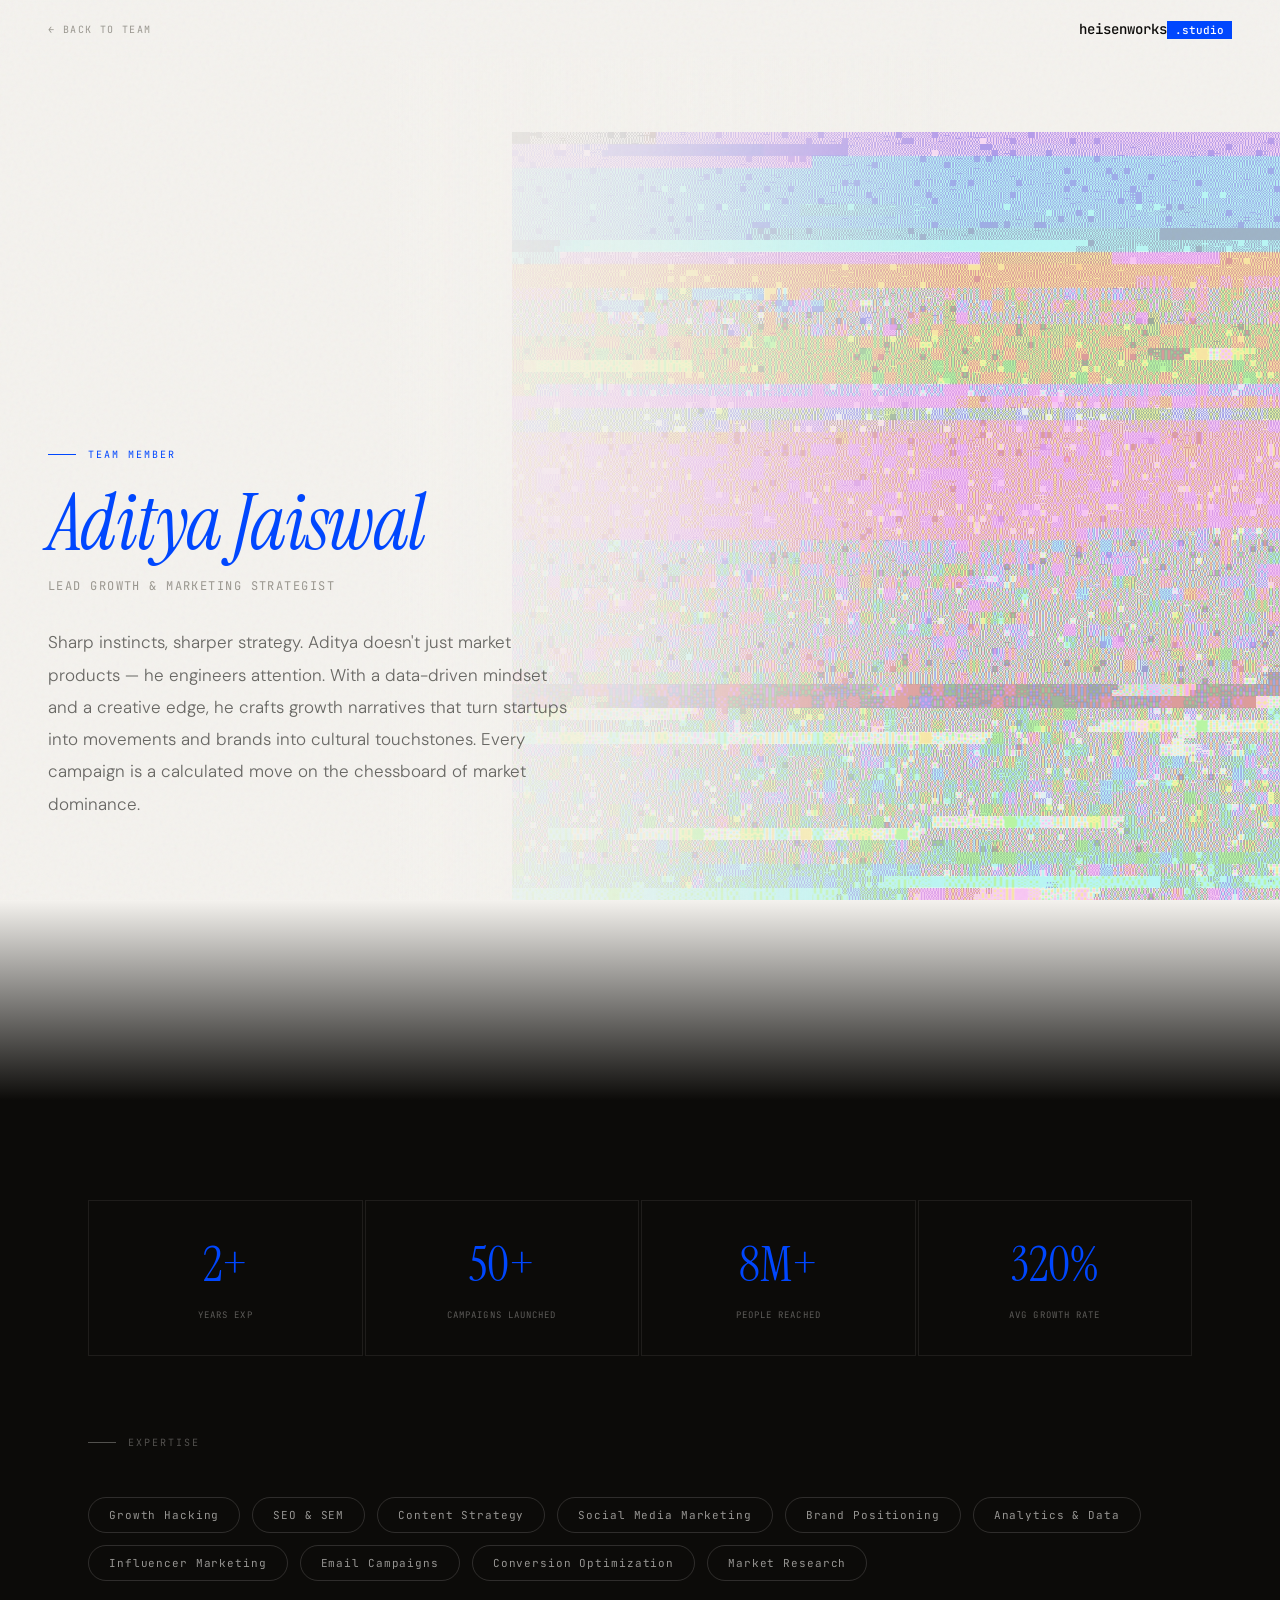
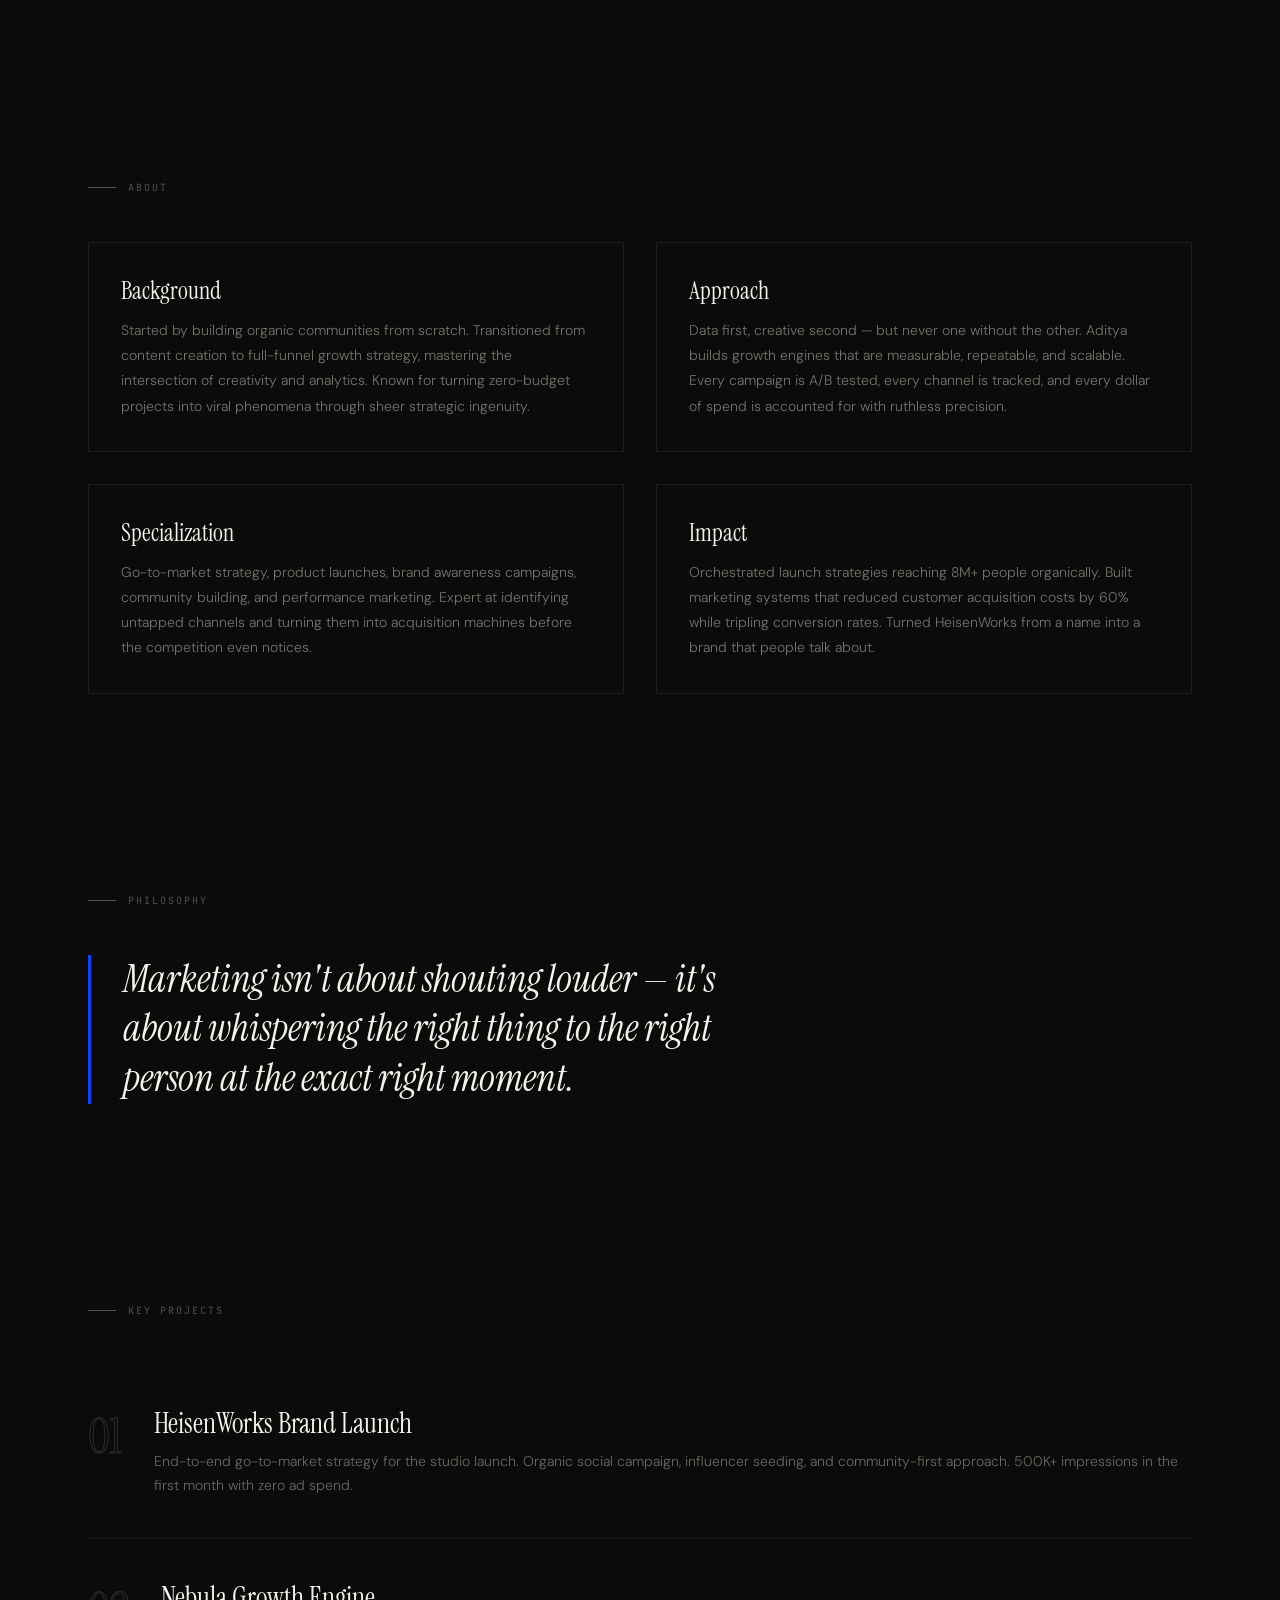
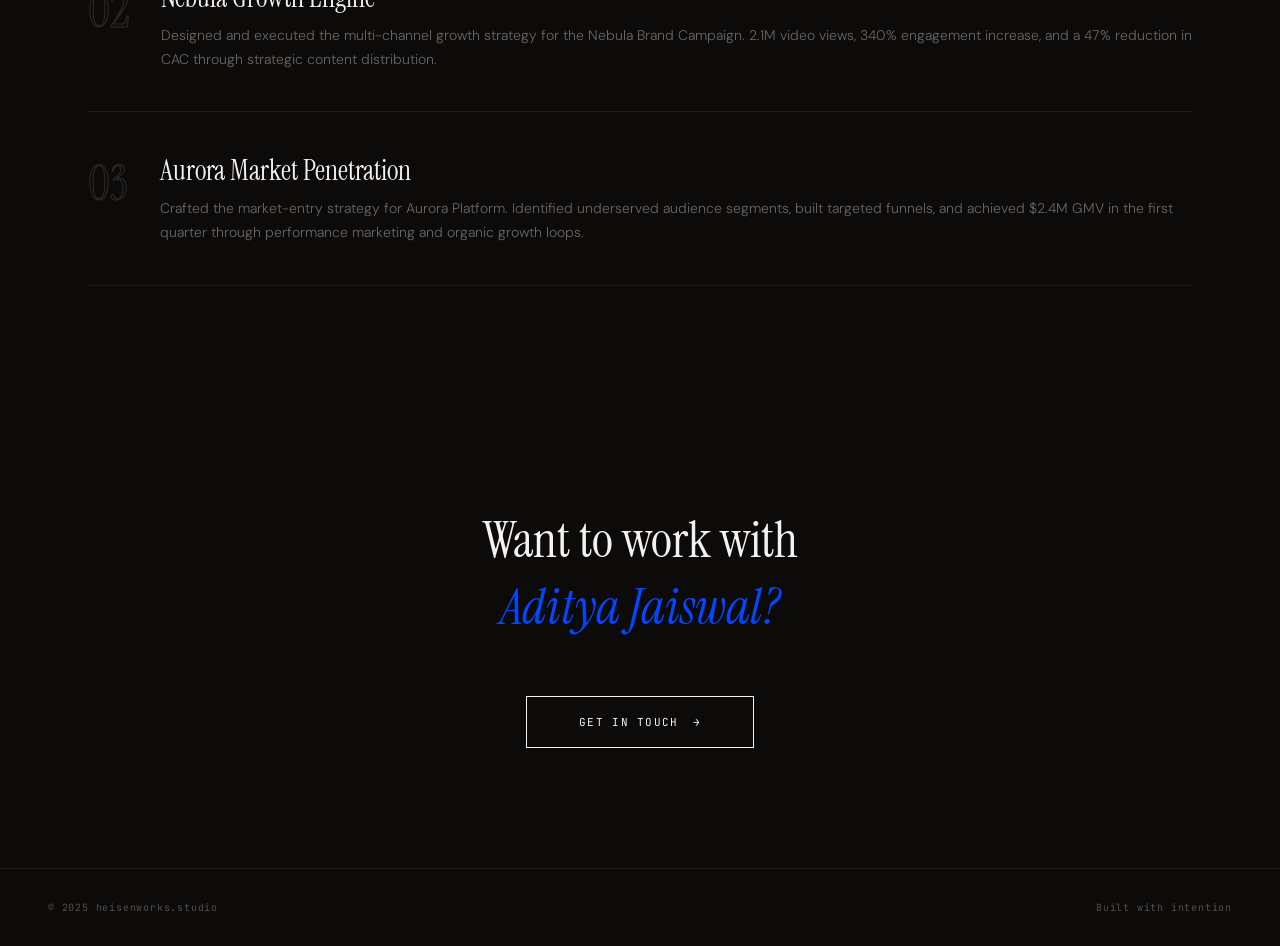
<file: team-aditya.html>
<!DOCTYPE html><html lang="en"><head><meta charset="UTF-8"><meta name="viewport" content="width=device-width,initial-scale=1.0">
<title>Aditya Jaiswal &mdash; HeisenWorks Studio</title>
<link href="https://fonts.googleapis.com/css2?family=Instrument+Serif:ital@0;1&family=JetBrains+Mono:wght@300;400;500&family=DM+Sans:ital,wght@0,200;0,300;0,400;1,300&display=swap" rel="stylesheet">
<style>
:root{--paper:#F4F2EE;--ink:#0C0B09;--cobalt:#0047FF;--muted:#9B9890;--border:#E0DDD6;--green:#1DB954}
*,*::before,*::after{margin:0;padding:0;box-sizing:border-box}
html{scroll-behavior:smooth}body{font-family:'DM Sans',sans-serif;color:var(--ink);overflow-x:hidden}
body::after{content:'';position:fixed;inset:0;background-image:url("data:image/svg+xml,%3Csvg viewBox='0 0 256 256' xmlns='http://www.w3.org/2000/svg'%3E%3Cfilter id='n'%3E%3CfeTurbulence type='fractalNoise' baseFrequency='0.9' numOctaves='4' stitchTiles='stitch'/%3E%3C/filter%3E%3Crect width='100%25' height='100%25' filter='url(%23n)'/%3E%3C/svg%3E");opacity:.04;pointer-events:none;z-index:9000;mix-blend-mode:multiply}
::selection{background:var(--cobalt);color:#fff}
.back-nav{position:fixed;top:0;left:0;right:0;z-index:8000;display:flex;align-items:center;justify-content:space-between;padding:20px 48px;backdrop-filter:blur(8px);background:rgba(244,242,238,.6);transition:background .4s}
.back-nav.dark{background:rgba(12,11,9,.8)}
.back-nav.dark .back-link,.back-nav.dark .nav-brand{color:var(--paper)}
.back-link{font-family:'JetBrains Mono',monospace;font-size:10px;letter-spacing:.14em;text-transform:uppercase;color:var(--muted);text-decoration:none;transition:color .3s}
.back-link:hover{color:var(--ink)}
.nav-brand{font-family:'JetBrains Mono',monospace;font-size:14px;font-weight:500;color:var(--ink);text-decoration:none;transition:color .3s}
.nav-brand span{background:var(--cobalt);color:#fff;padding:2px 8px;font-size:11px}
/* HERO - light */
.profile-hero{min-height:100vh;display:flex;align-items:flex-end;padding:120px 48px 80px;position:relative;overflow:hidden;background:var(--paper)}
.profile-hero-content{position:relative;z-index:3;max-width:600px}
.profile-tag{font-family:'JetBrains Mono',monospace;font-size:10px;letter-spacing:.2em;text-transform:uppercase;color:var(--cobalt);display:flex;align-items:center;gap:12px;margin-bottom:24px}
.profile-tag::before{content:'';width:28px;height:1px;background:var(--cobalt)}
.profile-name{font-family:'Instrument Serif',serif;font-size:clamp(48px,6vw,80px);font-weight:400;line-height:1;margin-bottom:16px;letter-spacing:-.02em}
.profile-name em{font-style:italic;color:var(--cobalt)}
.profile-role{font-family:'JetBrains Mono',monospace;font-size:12px;letter-spacing:.12em;text-transform:uppercase;color:var(--muted);margin-bottom:32px}
.profile-bio{font-size:17px;font-weight:300;line-height:1.9;color:rgba(12,11,9,.6);max-width:520px}
/* BB BACKGROUND */
.bb-bg{position:fixed;top:0;right:0;width:60vw;height:100vh;z-index:1;pointer-events:none;opacity:.35;transition:opacity .8s,filter .8s}
.bb-bg img{width:100%;height:100%;object-fit:contain;object-position:right bottom;transition:transform 1.2s cubic-bezier(.16,1,.3,1),filter 1s}
.bb-bg.phase1{opacity:.5}
.bb-bg.phase1 img{filter:grayscale(60%) contrast(1.3);transform:scale(1.05) translateY(-10px)}
.bb-bg.phase2{opacity:.6}
.bb-bg.phase2 img{filter:grayscale(30%) contrast(1.4) brightness(0.8);transform:scale(1.12) translateY(-25px) rotate(2deg)}
.bb-bg.phase3{opacity:.25}
.bb-bg.phase3 img{filter:grayscale(80%) contrast(1.6) brightness(0.4);transform:scale(1.18) translateY(-40px) rotate(3deg)}
.hero-overlay{position:absolute;inset:0;background:linear-gradient(90deg,var(--paper) 30%,rgba(244,242,238,.7) 50%,transparent 75%);z-index:2;transition:background 1s}
.hero-overlay.dark{background:linear-gradient(90deg,var(--ink) 30%,rgba(12,11,9,.85) 50%,rgba(12,11,9,.4) 75%)}
/* TRANSITION ZONE */
.transition-zone{height:200px;background:linear-gradient(to bottom,var(--paper),var(--ink));position:relative;z-index:1}
/* DARK SECTIONS */
.dark-area{background:var(--ink);color:var(--paper);position:relative;z-index:1}
.section{padding:100px 48px;max-width:1200px;margin:0 auto}
.section-label{font-family:'JetBrains Mono',monospace;font-size:10px;letter-spacing:.2em;text-transform:uppercase;color:var(--cobalt);display:flex;align-items:center;gap:12px;margin-bottom:48px}
.section-label::before{content:'';width:28px;height:1px;background:var(--cobalt)}
.dark-area .section-label{color:rgba(244,242,238,.3)}
.dark-area .section-label::before{background:rgba(244,242,238,.3)}
/* SKILLS */
.skills-list{display:flex;flex-wrap:wrap;gap:12px}
.skill-pill{font-family:'JetBrains Mono',monospace;font-size:11px;letter-spacing:.08em;padding:10px 20px;border:1px solid rgba(244,242,238,.15);border-radius:100px;color:rgba(244,242,238,.6);transition:all .3s}
.skill-pill:hover{background:var(--cobalt);color:#fff;border-color:var(--cobalt);transform:translateY(-2px)}
/* DETAILS GRID */
.details-grid{display:grid;grid-template-columns:1fr 1fr;gap:32px}
.detail-card{padding:32px;border:1px solid rgba(244,242,238,.08);transition:border-color .3s}
.detail-card:hover{border-color:var(--cobalt)}
.detail-card h3{font-family:'Instrument Serif',serif;font-size:24px;font-weight:400;margin-bottom:12px}
.detail-card p{font-size:14px;font-weight:300;color:rgba(244,242,238,.45);line-height:1.8}
/* STATS */
.stats-row{display:grid;grid-template-columns:repeat(4,1fr);gap:2px;margin-bottom:80px}
.stat-box{padding:32px 24px;border:1px solid rgba(244,242,238,.08);text-align:center}
.stat-box .stat-n{font-family:'Instrument Serif',serif;font-size:48px;font-weight:400;display:block;margin-bottom:6px;color:var(--cobalt)}
.stat-box .stat-l{font-family:'JetBrains Mono',monospace;font-size:9px;letter-spacing:.12em;text-transform:uppercase;color:rgba(244,242,238,.35)}
/* QUOTE */
.profile-quote{font-family:'Instrument Serif',serif;font-size:clamp(28px,3vw,42px);line-height:1.3;font-weight:400;font-style:italic;max-width:700px;padding-left:32px;border-left:3px solid var(--cobalt);color:var(--paper)}
/* PROJECTS */
.project-item{padding:40px 0;border-bottom:1px solid rgba(244,242,238,.07);display:grid;grid-template-columns:auto 1fr;gap:32px;align-items:start}
.project-item:first-child{border-top:1px solid rgba(244,242,238,.07)}
.proj-num{font-family:'Instrument Serif',serif;font-size:48px;color:transparent;-webkit-text-stroke:1px rgba(244,242,238,.15)}
.proj-title{font-family:'Instrument Serif',serif;font-size:28px;font-weight:400;margin-bottom:8px}
.proj-desc{font-size:14px;font-weight:300;color:rgba(244,242,238,.4);line-height:1.7}
/* CTA */
.profile-cta{padding:120px 48px;text-align:center}
.cta-title{font-family:'Instrument Serif',serif;font-size:clamp(36px,4vw,56px);font-weight:400;margin-bottom:24px;color:var(--paper)}
.cta-title em{font-style:italic;color:var(--cobalt)}
.cta-btn{display:inline-flex;align-items:center;gap:14px;padding:18px 52px;border:1.5px solid var(--paper);font-family:'JetBrains Mono',monospace;font-size:11px;letter-spacing:.12em;text-transform:uppercase;color:var(--paper);text-decoration:none;position:relative;overflow:hidden;transition:color .35s;margin-top:32px}
.cta-btn::before{content:'';position:absolute;inset:0;background:var(--paper);transform:translateY(102%);transition:transform .4s cubic-bezier(.16,1,.3,1)}
.cta-btn:hover::before{transform:translateY(0)}.cta-btn:hover{color:var(--ink)}
.cta-btn span{position:relative;z-index:1}
footer{padding:32px 48px;border-top:1px solid rgba(244,242,238,.08);display:flex;justify-content:space-between;align-items:center;background:var(--ink)}
footer span{font-family:'JetBrains Mono',monospace;font-size:10px;letter-spacing:.08em;color:rgba(244,242,238,.3)}
.rev{opacity:0;transform:translateY(40px);transition:opacity .8s cubic-bezier(.16,1,.3,1),transform .8s cubic-bezier(.16,1,.3,1)}
.rev.in{opacity:1;transform:translateY(0)}.rev-d1{transition-delay:.1s}.rev-d2{transition-delay:.2s}.rev-d3{transition-delay:.3s}.rev-d4{transition-delay:.4s}
@media(max-width:768px){
.profile-hero{padding:100px 24px 60px;min-height:auto}
.section,.profile-cta{padding:60px 24px}
.details-grid{grid-template-columns:1fr}.stats-row{grid-template-columns:1fr 1fr}
.bb-bg{width:100vw;opacity:.15}
.hero-overlay{background:linear-gradient(180deg,var(--paper) 40%,rgba(244,242,238,.5) 70%,transparent)!important}
footer{padding:24px;flex-direction:column;gap:12px}
.project-item{grid-template-columns:1fr}
}
</style></head><body>
<div class="bb-bg" id="bbBg"><img src="avatar-aditya.png" alt=""></div>
<nav class="back-nav" id="topNav">
  <a href="index.html#team" class="back-link">&larr; Back to Team</a>
  <a href="index.html" class="nav-brand">heisenworks<span>.studio</span></a>
</nav>
<div class="profile-hero" id="heroSection">
  <div class="hero-overlay" id="heroOverlay"></div>
  <div class="profile-hero-content">
    <div class="profile-tag rev">Team Member</div>
    <h1 class="profile-name rev rev-d1"><em>Aditya Jaiswal</em></h1>
    <div class="profile-role rev rev-d2">Lead Growth &amp; Marketing Strategist</div>
    <p class="profile-bio rev rev-d3">Sharp instincts, sharper strategy. Aditya doesn't just market products — he engineers attention. With a data-driven mindset and a creative edge, he crafts growth narratives that turn startups into movements and brands into cultural touchstones. Every campaign is a calculated move on the chessboard of market dominance.</p>
  </div>
</div>
<div class="transition-zone"></div>
<div class="dark-area">
  <div class="section">
    <div class="stats-row rev">
      <div class="stat-box"><span class="stat-n">2+</span><span class="stat-l">Years Exp</span></div>
      <div class="stat-box"><span class="stat-n">50+</span><span class="stat-l">Campaigns Launched</span></div>
      <div class="stat-box"><span class="stat-n">8M+</span><span class="stat-l">People Reached</span></div>
      <div class="stat-box"><span class="stat-n">320%</span><span class="stat-l">Avg Growth Rate</span></div>
    </div>
    <div class="section-label rev">Expertise</div>
    <div class="skills-list rev rev-d1"><span class="skill-pill">Growth Hacking</span><span class="skill-pill">SEO & SEM</span><span class="skill-pill">Content Strategy</span><span class="skill-pill">Social Media Marketing</span><span class="skill-pill">Brand Positioning</span><span class="skill-pill">Analytics & Data</span><span class="skill-pill">Influencer Marketing</span><span class="skill-pill">Email Campaigns</span><span class="skill-pill">Conversion Optimization</span><span class="skill-pill">Market Research</span></div>
  </div>
  <div class="section">
    <div class="section-label rev">About</div>
    <div class="details-grid"><div class="detail-card rev"><h3>Background</h3><p>Started by building organic communities from scratch. Transitioned from content creation to full-funnel growth strategy, mastering the intersection of creativity and analytics. Known for turning zero-budget projects into viral phenomena through sheer strategic ingenuity.</p></div><div class="detail-card rev rev-d1"><h3>Approach</h3><p>Data first, creative second — but never one without the other. Aditya builds growth engines that are measurable, repeatable, and scalable. Every campaign is A/B tested, every channel is tracked, and every dollar of spend is accounted for with ruthless precision.</p></div><div class="detail-card rev rev-d2"><h3>Specialization</h3><p>Go-to-market strategy, product launches, brand awareness campaigns, community building, and performance marketing. Expert at identifying untapped channels and turning them into acquisition machines before the competition even notices.</p></div><div class="detail-card rev rev-d3"><h3>Impact</h3><p>Orchestrated launch strategies reaching 8M+ people organically. Built marketing systems that reduced customer acquisition costs by 60% while tripling conversion rates. Turned HeisenWorks from a name into a brand that people talk about.</p></div></div>
  </div>
  <div class="section">
    <div class="section-label rev">Philosophy</div>
    <blockquote class="profile-quote rev rev-d1">Marketing isn't about shouting louder — it's about whispering the right thing to the right person at the exact right moment.</blockquote>
  </div>
  <div class="section">
    <div class="section-label rev">Key Projects</div>
    <div class="project-item rev"><div class="proj-num">01</div><div><div class="proj-title">HeisenWorks Brand Launch</div><div class="proj-desc">End-to-end go-to-market strategy for the studio launch. Organic social campaign, influencer seeding, and community-first approach. 500K+ impressions in the first month with zero ad spend.</div></div></div><div class="project-item rev rev-d1"><div class="proj-num">02</div><div><div class="proj-title">Nebula Growth Engine</div><div class="proj-desc">Designed and executed the multi-channel growth strategy for the Nebula Brand Campaign. 2.1M video views, 340% engagement increase, and a 47% reduction in CAC through strategic content distribution.</div></div></div><div class="project-item rev rev-d2"><div class="proj-num">03</div><div><div class="proj-title">Aurora Market Penetration</div><div class="proj-desc">Crafted the market-entry strategy for Aurora Platform. Identified underserved audience segments, built targeted funnels, and achieved $2.4M GMV in the first quarter through performance marketing and organic growth loops.</div></div></div>
  </div>
  <div class="profile-cta rev">
    <h2 class="cta-title">Want to work with<br><em>Aditya Jaiswal?</em></h2>
    <a href="mailto:heisenworks1@gmail.com" class="cta-btn"><span>Get in touch</span><span>&rarr;</span></a>
  </div>
</div>
<footer><span>&copy; 2025 heisenworks.studio</span><span>Built with intention</span></footer>
<script>
const obs=new IntersectionObserver(e=>{e.forEach(el=>{if(el.isIntersecting)el.target.classList.add('in')})},{threshold:.1,rootMargin:'0px 0px -30px 0px'});
document.querySelectorAll('.rev').forEach(el=>obs.observe(el));
const bb=document.getElementById('bbBg'),nav=document.getElementById('topNav'),ov=document.getElementById('heroOverlay'),hero=document.getElementById('heroSection');
window.addEventListener('scroll',()=>{const p=window.scrollY/window.innerHeight;
bb.classList.remove('phase1','phase2','phase3');
if(p>.8){bb.classList.add('phase3');nav.classList.add('dark');ov.classList.add('dark');hero.style.background='var(--ink)';}
else if(p>.4){bb.classList.add('phase2');nav.classList.add('dark');ov.classList.add('dark');hero.style.background='var(--ink)';}
else if(p>.15){bb.classList.add('phase1');nav.classList.remove('dark');ov.classList.remove('dark');hero.style.background='';}
else{nav.classList.remove('dark');ov.classList.remove('dark');hero.style.background='';}
},{passive:true});
</script></body></html>
</file>
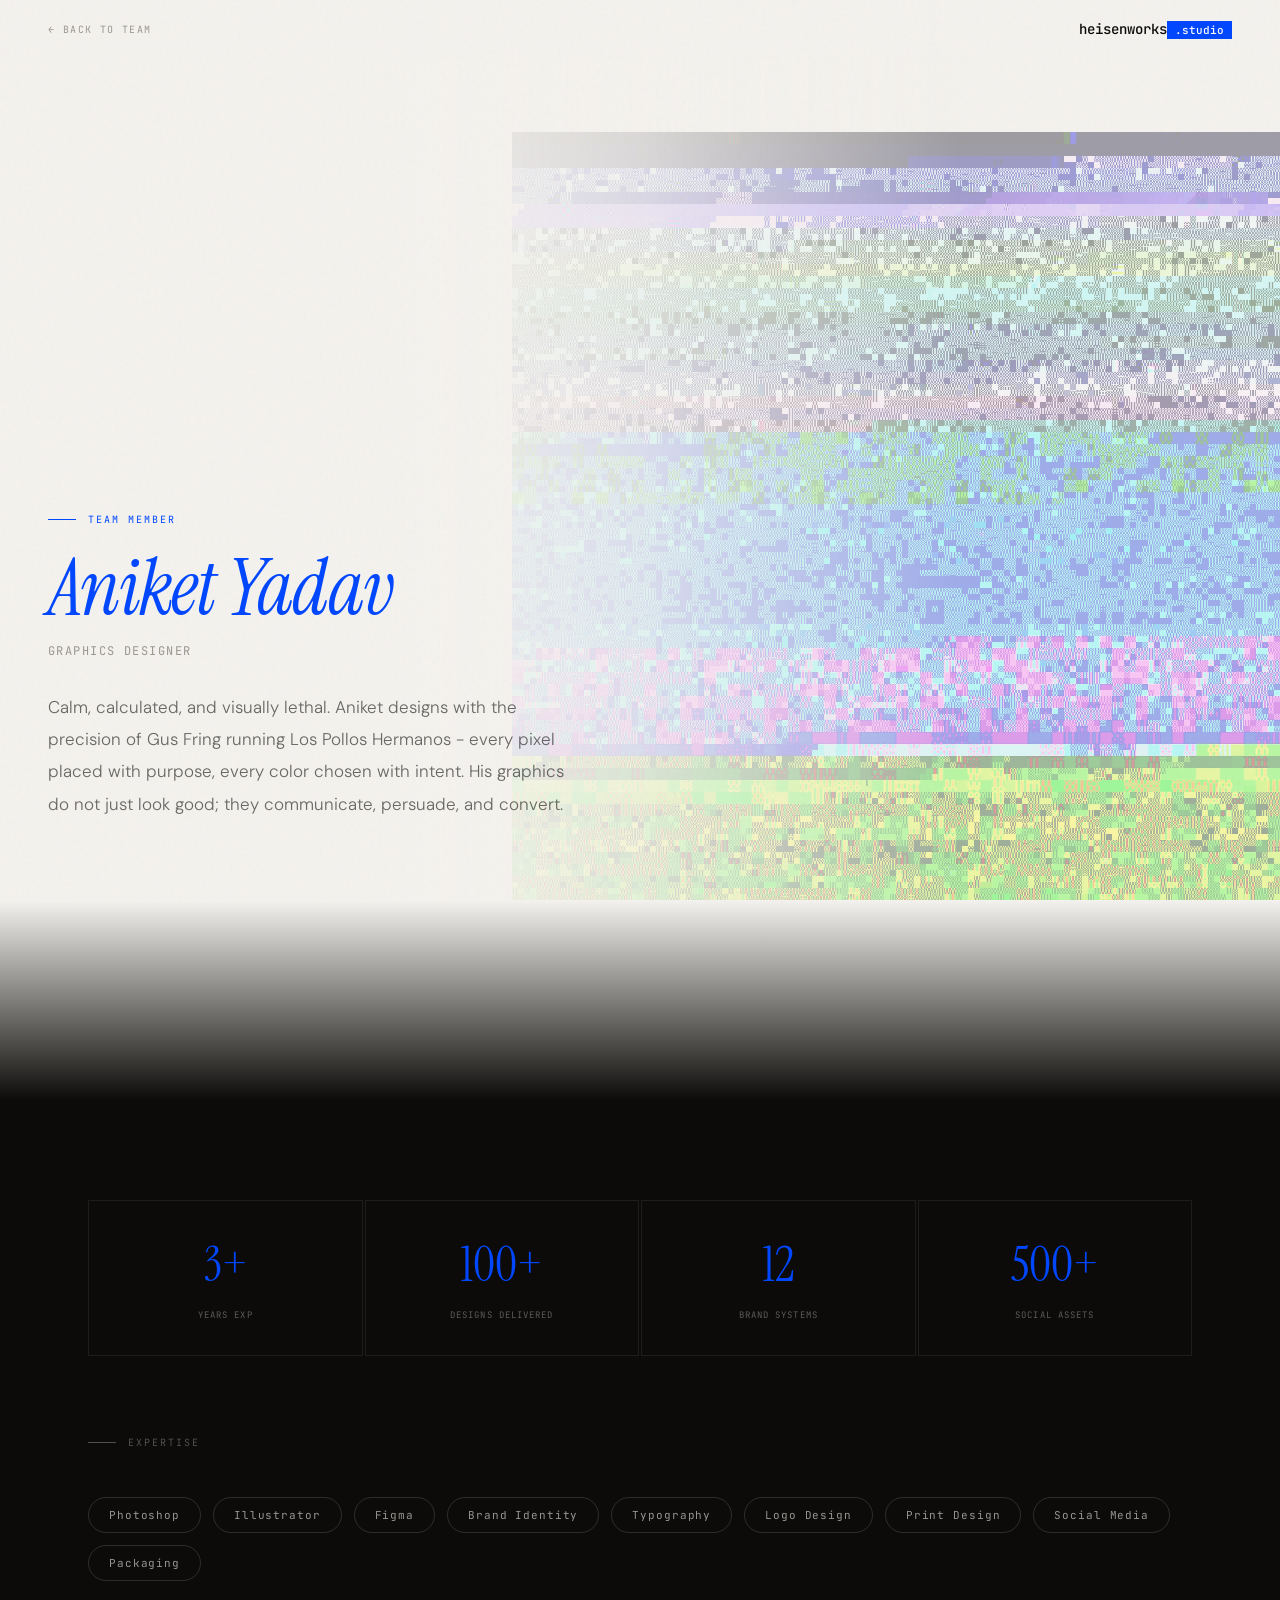
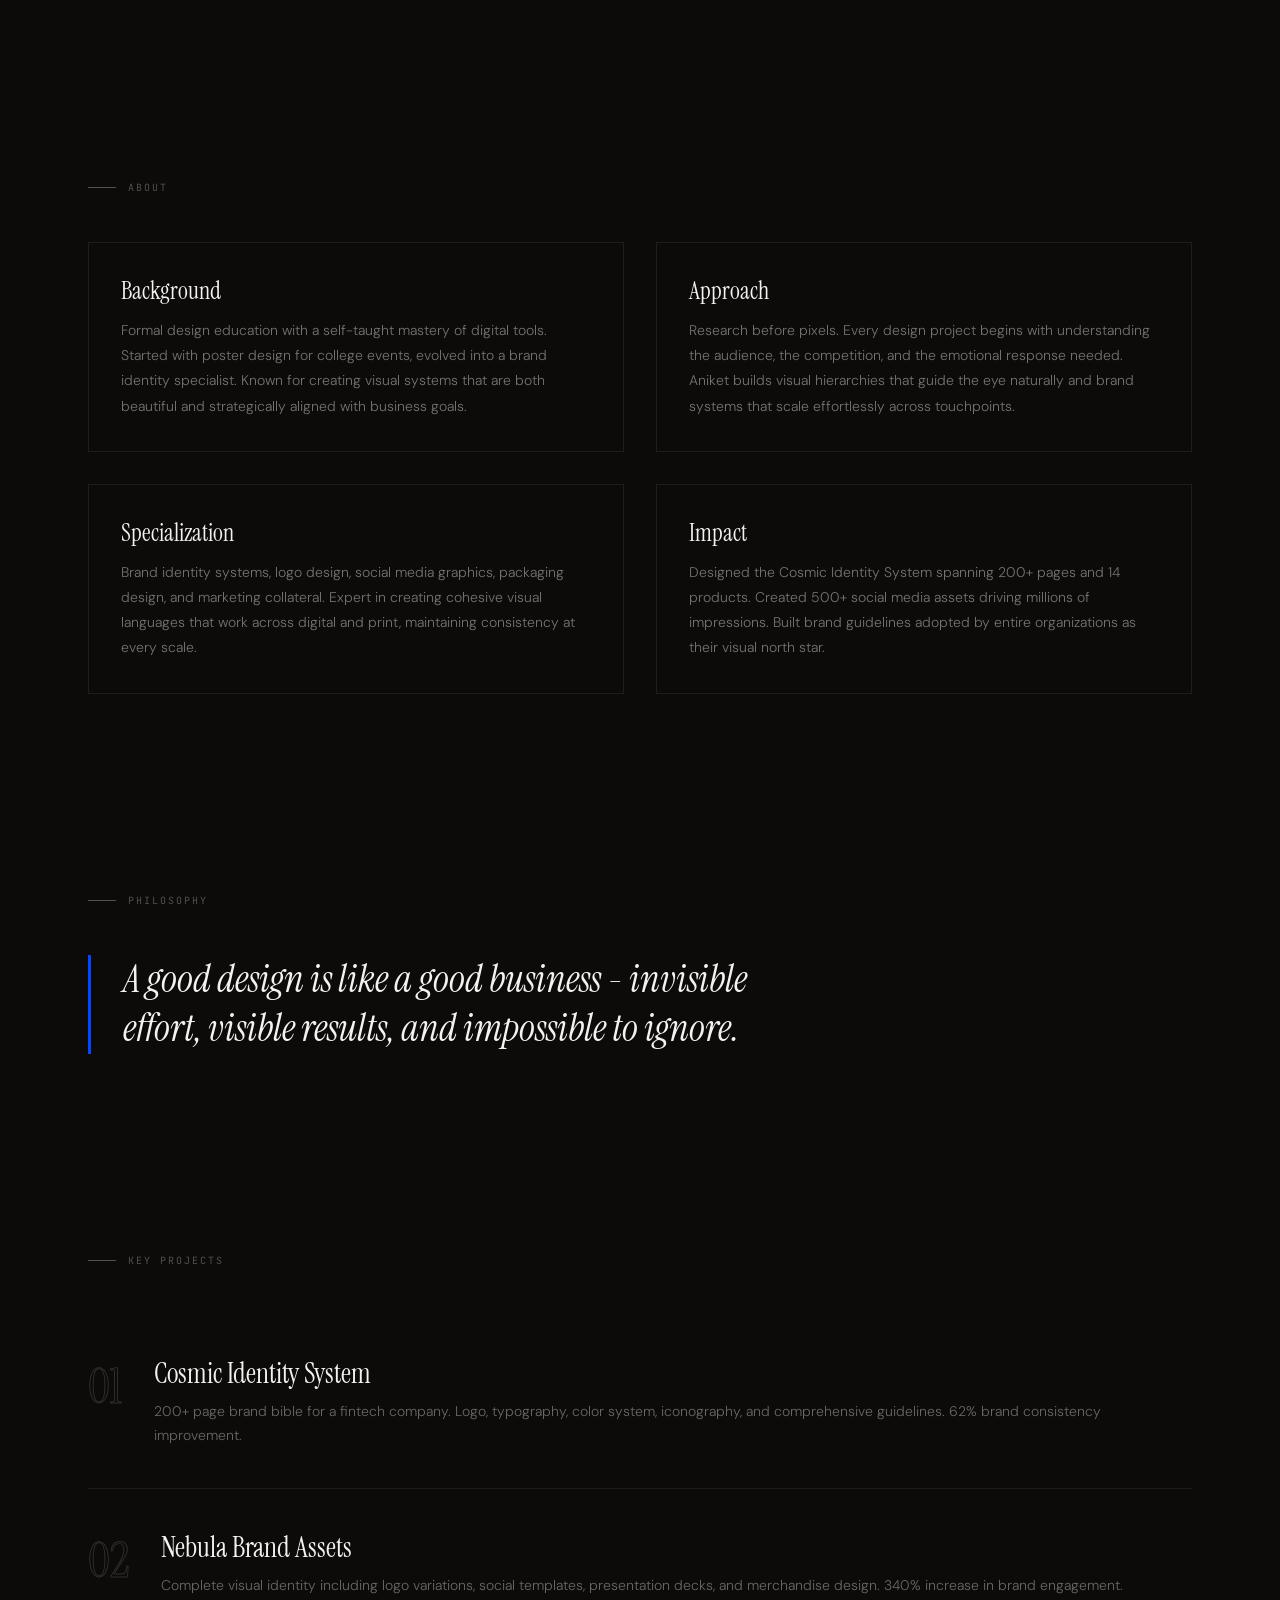
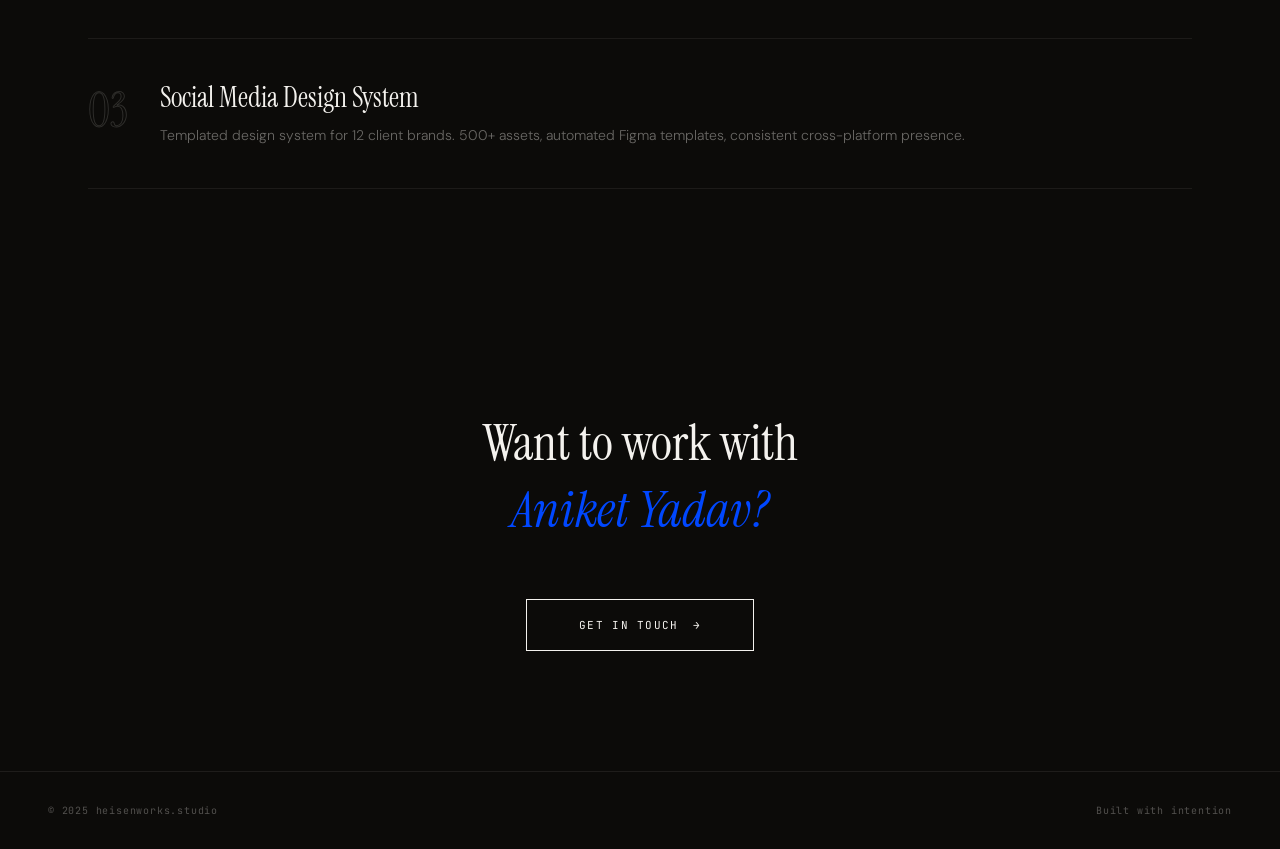
<file: team-aniket.html>
<!DOCTYPE html><html lang="en"><head><meta charset="UTF-8"><meta name="viewport" content="width=device-width,initial-scale=1.0">
<title>Aniket Yadav &mdash; HeisenWorks Studio</title>
<link href="https://fonts.googleapis.com/css2?family=Instrument+Serif:ital@0;1&family=JetBrains+Mono:wght@300;400;500&family=DM+Sans:ital,wght@0,200;0,300;0,400;1,300&display=swap" rel="stylesheet">
<style>
:root{--paper:#F4F2EE;--ink:#0C0B09;--cobalt:#0047FF;--muted:#9B9890;--border:#E0DDD6;--green:#1DB954}
*,*::before,*::after{margin:0;padding:0;box-sizing:border-box}
html{scroll-behavior:smooth}body{font-family:'DM Sans',sans-serif;color:var(--ink);overflow-x:hidden}
body::after{content:'';position:fixed;inset:0;background-image:url("data:image/svg+xml,%3Csvg viewBox='0 0 256 256' xmlns='http://www.w3.org/2000/svg'%3E%3Cfilter id='n'%3E%3CfeTurbulence type='fractalNoise' baseFrequency='0.9' numOctaves='4' stitchTiles='stitch'/%3E%3C/filter%3E%3Crect width='100%25' height='100%25' filter='url(%23n)'/%3E%3C/svg%3E");opacity:.04;pointer-events:none;z-index:9000;mix-blend-mode:multiply}
::selection{background:var(--cobalt);color:#fff}
.back-nav{position:fixed;top:0;left:0;right:0;z-index:8000;display:flex;align-items:center;justify-content:space-between;padding:20px 48px;backdrop-filter:blur(8px);background:rgba(244,242,238,.6);transition:background .4s}
.back-nav.dark{background:rgba(12,11,9,.8)}
.back-nav.dark .back-link,.back-nav.dark .nav-brand{color:var(--paper)}
.back-link{font-family:'JetBrains Mono',monospace;font-size:10px;letter-spacing:.14em;text-transform:uppercase;color:var(--muted);text-decoration:none;transition:color .3s}
.back-link:hover{color:var(--ink)}
.nav-brand{font-family:'JetBrains Mono',monospace;font-size:14px;font-weight:500;color:var(--ink);text-decoration:none;transition:color .3s}
.nav-brand span{background:var(--cobalt);color:#fff;padding:2px 8px;font-size:11px}
/* HERO - light */
.profile-hero{min-height:100vh;display:flex;align-items:flex-end;padding:120px 48px 80px;position:relative;overflow:hidden;background:var(--paper)}
.profile-hero-content{position:relative;z-index:3;max-width:600px}
.profile-tag{font-family:'JetBrains Mono',monospace;font-size:10px;letter-spacing:.2em;text-transform:uppercase;color:var(--cobalt);display:flex;align-items:center;gap:12px;margin-bottom:24px}
.profile-tag::before{content:'';width:28px;height:1px;background:var(--cobalt)}
.profile-name{font-family:'Instrument Serif',serif;font-size:clamp(48px,6vw,80px);font-weight:400;line-height:1;margin-bottom:16px;letter-spacing:-.02em}
.profile-name em{font-style:italic;color:var(--cobalt)}
.profile-role{font-family:'JetBrains Mono',monospace;font-size:12px;letter-spacing:.12em;text-transform:uppercase;color:var(--muted);margin-bottom:32px}
.profile-bio{font-size:17px;font-weight:300;line-height:1.9;color:rgba(12,11,9,.6);max-width:520px}
/* BB BACKGROUND AVATAR */
.bb-bg{position:fixed;top:0;right:0;width:60vw;height:100vh;z-index:1;pointer-events:none;opacity:.35;transition:opacity .8s,filter .8s}
.bb-bg img{width:100%;height:100%;object-fit:contain;object-position:right bottom;transition:transform 1.2s cubic-bezier(.16,1,.3,1),filter 1s}
.bb-bg.phase1{opacity:.5}
.bb-bg.phase1 img{filter:grayscale(60%) contrast(1.3);transform:scale(1.05) translateY(-10px)}
.bb-bg.phase2{opacity:.6}
.bb-bg.phase2 img{filter:grayscale(30%) contrast(1.4) brightness(0.8);transform:scale(1.12) translateY(-25px) rotate(2deg)}
.bb-bg.phase3{opacity:.25}
.bb-bg.phase3 img{filter:grayscale(80%) contrast(1.6) brightness(0.4);transform:scale(1.18) translateY(-40px) rotate(3deg)}
.hero-overlay{position:absolute;inset:0;background:linear-gradient(90deg,var(--paper) 30%,rgba(244,242,238,.7) 50%,transparent 75%);z-index:2;transition:background 1s}
.hero-overlay.dark{background:linear-gradient(90deg,var(--ink) 30%,rgba(12,11,9,.85) 50%,rgba(12,11,9,.4) 75%)}
/* TRANSITION ZONE */
.transition-zone{height:200px;background:linear-gradient(to bottom,var(--paper),var(--ink));position:relative;z-index:1}
/* DARK SECTIONS */
.dark-area{background:var(--ink);color:var(--paper);position:relative;z-index:1}
.section{padding:100px 48px;max-width:1200px;margin:0 auto}
.section-label{font-family:'JetBrains Mono',monospace;font-size:10px;letter-spacing:.2em;text-transform:uppercase;color:var(--cobalt);display:flex;align-items:center;gap:12px;margin-bottom:48px}
.section-label::before{content:'';width:28px;height:1px;background:var(--cobalt)}
.dark-area .section-label{color:rgba(244,242,238,.3)}
.dark-area .section-label::before{background:rgba(244,242,238,.3)}
/* SKILLS */
.skills-list{display:flex;flex-wrap:wrap;gap:12px}
.skill-pill{font-family:'JetBrains Mono',monospace;font-size:11px;letter-spacing:.08em;padding:10px 20px;border:1px solid rgba(244,242,238,.15);border-radius:100px;color:rgba(244,242,238,.6);transition:all .3s}
.skill-pill:hover{background:var(--cobalt);color:#fff;border-color:var(--cobalt);transform:translateY(-2px)}
/* DETAILS GRID */
.details-grid{display:grid;grid-template-columns:1fr 1fr;gap:32px}
.detail-card{padding:32px;border:1px solid rgba(244,242,238,.08);transition:border-color .3s}
.detail-card:hover{border-color:var(--cobalt)}
.detail-card h3{font-family:'Instrument Serif',serif;font-size:24px;font-weight:400;margin-bottom:12px}
.detail-card p{font-size:14px;font-weight:300;color:rgba(244,242,238,.45);line-height:1.8}
/* STATS */
.stats-row{display:grid;grid-template-columns:repeat(4,1fr);gap:2px;margin-bottom:80px}
.stat-box{padding:32px 24px;border:1px solid rgba(244,242,238,.08);text-align:center}
.stat-box .stat-n{font-family:'Instrument Serif',serif;font-size:48px;font-weight:400;display:block;margin-bottom:6px;color:var(--cobalt)}
.stat-box .stat-l{font-family:'JetBrains Mono',monospace;font-size:9px;letter-spacing:.12em;text-transform:uppercase;color:rgba(244,242,238,.35)}
/* QUOTE */
.profile-quote{font-family:'Instrument Serif',serif;font-size:clamp(28px,3vw,42px);line-height:1.3;font-weight:400;font-style:italic;max-width:700px;padding-left:32px;border-left:3px solid var(--cobalt);color:var(--paper)}
/* PROJECTS */
.project-item{padding:40px 0;border-bottom:1px solid rgba(244,242,238,.07);display:grid;grid-template-columns:auto 1fr;gap:32px;align-items:start}
.project-item:first-child{border-top:1px solid rgba(244,242,238,.07)}
.proj-num{font-family:'Instrument Serif',serif;font-size:48px;color:transparent;-webkit-text-stroke:1px rgba(244,242,238,.15)}
.proj-title{font-family:'Instrument Serif',serif;font-size:28px;font-weight:400;margin-bottom:8px}
.proj-desc{font-size:14px;font-weight:300;color:rgba(244,242,238,.4);line-height:1.7}
/* CTA */
.profile-cta{padding:120px 48px;text-align:center}
.cta-title{font-family:'Instrument Serif',serif;font-size:clamp(36px,4vw,56px);font-weight:400;margin-bottom:24px;color:var(--paper)}
.cta-title em{font-style:italic;color:var(--cobalt)}
.cta-btn{display:inline-flex;align-items:center;gap:14px;padding:18px 52px;border:1.5px solid var(--paper);font-family:'JetBrains Mono',monospace;font-size:11px;letter-spacing:.12em;text-transform:uppercase;color:var(--paper);text-decoration:none;position:relative;overflow:hidden;transition:color .35s;margin-top:32px}
.cta-btn::before{content:'';position:absolute;inset:0;background:var(--paper);transform:translateY(102%);transition:transform .4s cubic-bezier(.16,1,.3,1)}
.cta-btn:hover::before{transform:translateY(0)}.cta-btn:hover{color:var(--ink)}
.cta-btn span{position:relative;z-index:1}
footer{padding:32px 48px;border-top:1px solid rgba(244,242,238,.08);display:flex;justify-content:space-between;align-items:center;background:var(--ink)}
footer span{font-family:'JetBrains Mono',monospace;font-size:10px;letter-spacing:.08em;color:rgba(244,242,238,.3)}
.rev{opacity:0;transform:translateY(40px);transition:opacity .8s cubic-bezier(.16,1,.3,1),transform .8s cubic-bezier(.16,1,.3,1)}
.rev.in{opacity:1;transform:translateY(0)}.rev-d1{transition-delay:.1s}.rev-d2{transition-delay:.2s}.rev-d3{transition-delay:.3s}.rev-d4{transition-delay:.4s}
@media(max-width:768px){
.profile-hero{padding:100px 24px 60px;min-height:auto}
.section,.profile-cta{padding:60px 24px}
.details-grid{grid-template-columns:1fr}.stats-row{grid-template-columns:1fr 1fr}
.bb-bg{width:100vw;opacity:.15}
.hero-overlay{background:linear-gradient(180deg,var(--paper) 40%,rgba(244,242,238,.5) 70%,transparent)!important}
footer{padding:24px;flex-direction:column;gap:12px}
.project-item{grid-template-columns:1fr}
}
</style></head><body>
<div class="bb-bg" id="bbBg"><img src="avatar-aniket.png" alt=""></div>
<nav class="back-nav" id="topNav">
  <a href="index.html#team" class="back-link">&larr; Back to Team</a>
  <a href="index.html" class="nav-brand">heisenworks<span>.studio</span></a>
</nav>
<div class="profile-hero" id="heroSection">
  <div class="hero-overlay" id="heroOverlay"></div>
  <div class="profile-hero-content">
    <div class="profile-tag rev">Team Member</div>
    <h1 class="profile-name rev rev-d1"><em>Aniket Yadav</em></h1>
    <div class="profile-role rev rev-d2">Graphics Designer</div>
    <p class="profile-bio rev rev-d3">Calm, calculated, and visually lethal. Aniket designs with the precision of Gus Fring running Los Pollos Hermanos - every pixel placed with purpose, every color chosen with intent. His graphics do not just look good; they communicate, persuade, and convert.</p>
  </div>
</div>
<div class="transition-zone"></div>
<div class="dark-area">
  <div class="section">
    <div class="stats-row rev">
      <div class="stat-box"><span class="stat-n">3+</span><span class="stat-l">Years Exp</span></div>
      <div class="stat-box"><span class="stat-n">100+</span><span class="stat-l">Designs Delivered</span></div>
      <div class="stat-box"><span class="stat-n">12</span><span class="stat-l">Brand Systems</span></div>
      <div class="stat-box"><span class="stat-n">500+</span><span class="stat-l">Social Assets</span></div>
    </div>
    <div class="section-label rev">Expertise</div>
    <div class="skills-list rev rev-d1"><span class="skill-pill">Photoshop</span><span class="skill-pill">Illustrator</span><span class="skill-pill">Figma</span><span class="skill-pill">Brand Identity</span><span class="skill-pill">Typography</span><span class="skill-pill">Logo Design</span><span class="skill-pill">Print Design</span><span class="skill-pill">Social Media</span><span class="skill-pill">Packaging</span></div>
  </div>
  <div class="section">
    <div class="section-label rev">About</div>
    <div class="details-grid"><div class="detail-card rev"><h3>Background</h3><p>Formal design education with a self-taught mastery of digital tools. Started with poster design for college events, evolved into a brand identity specialist. Known for creating visual systems that are both beautiful and strategically aligned with business goals.</p></div><div class="detail-card rev rev-d1"><h3>Approach</h3><p>Research before pixels. Every design project begins with understanding the audience, the competition, and the emotional response needed. Aniket builds visual hierarchies that guide the eye naturally and brand systems that scale effortlessly across touchpoints.</p></div><div class="detail-card rev rev-d2"><h3>Specialization</h3><p>Brand identity systems, logo design, social media graphics, packaging design, and marketing collateral. Expert in creating cohesive visual languages that work across digital and print, maintaining consistency at every scale.</p></div><div class="detail-card rev rev-d3"><h3>Impact</h3><p>Designed the Cosmic Identity System spanning 200+ pages and 14 products. Created 500+ social media assets driving millions of impressions. Built brand guidelines adopted by entire organizations as their visual north star.</p></div></div>
  </div>
  <div class="section">
    <div class="section-label rev">Philosophy</div>
    <blockquote class="profile-quote rev rev-d1">A good design is like a good business - invisible effort, visible results, and impossible to ignore.</blockquote>
  </div>
  <div class="section">
    <div class="section-label rev">Key Projects</div>
    <div class="project-item rev"><div class="proj-num">01</div><div><div class="proj-title">Cosmic Identity System</div><div class="proj-desc">200+ page brand bible for a fintech company. Logo, typography, color system, iconography, and comprehensive guidelines. 62% brand consistency improvement.</div></div></div><div class="project-item rev rev-d1"><div class="proj-num">02</div><div><div class="proj-title">Nebula Brand Assets</div><div class="proj-desc">Complete visual identity including logo variations, social templates, presentation decks, and merchandise design. 340% increase in brand engagement.</div></div></div><div class="project-item rev rev-d2"><div class="proj-num">03</div><div><div class="proj-title">Social Media Design System</div><div class="proj-desc">Templated design system for 12 client brands. 500+ assets, automated Figma templates, consistent cross-platform presence.</div></div></div>
  </div>
  <div class="profile-cta rev">
    <h2 class="cta-title">Want to work with<br><em>Aniket Yadav?</em></h2>
    <a href="mailto:heisenworks1@gmail.com" class="cta-btn"><span>Get in touch</span><span>&rarr;</span></a>
  </div>
</div>
<footer><span>&copy; 2025 heisenworks.studio</span><span>Built with intention</span></footer>
<script>
const obs=new IntersectionObserver(e=>{e.forEach(el=>{if(el.isIntersecting)el.target.classList.add('in')})},{threshold:.1,rootMargin:'0px 0px -30px 0px'});
document.querySelectorAll('.rev').forEach(el=>obs.observe(el));
const bb=document.getElementById('bbBg'),nav=document.getElementById('topNav'),ov=document.getElementById('heroOverlay'),hero=document.getElementById('heroSection');
window.addEventListener('scroll',()=>{const p=window.scrollY/window.innerHeight;
bb.classList.remove('phase1','phase2','phase3');
if(p>.8){bb.classList.add('phase3');nav.classList.add('dark');ov.classList.add('dark');hero.style.background='var(--ink)';}
else if(p>.4){bb.classList.add('phase2');nav.classList.add('dark');ov.classList.add('dark');hero.style.background='var(--ink)';}
else if(p>.15){bb.classList.add('phase1');nav.classList.remove('dark');ov.classList.remove('dark');hero.style.background='';}
else{nav.classList.remove('dark');ov.classList.remove('dark');hero.style.background='';}
},{passive:true});
</script></body></html>
</file>
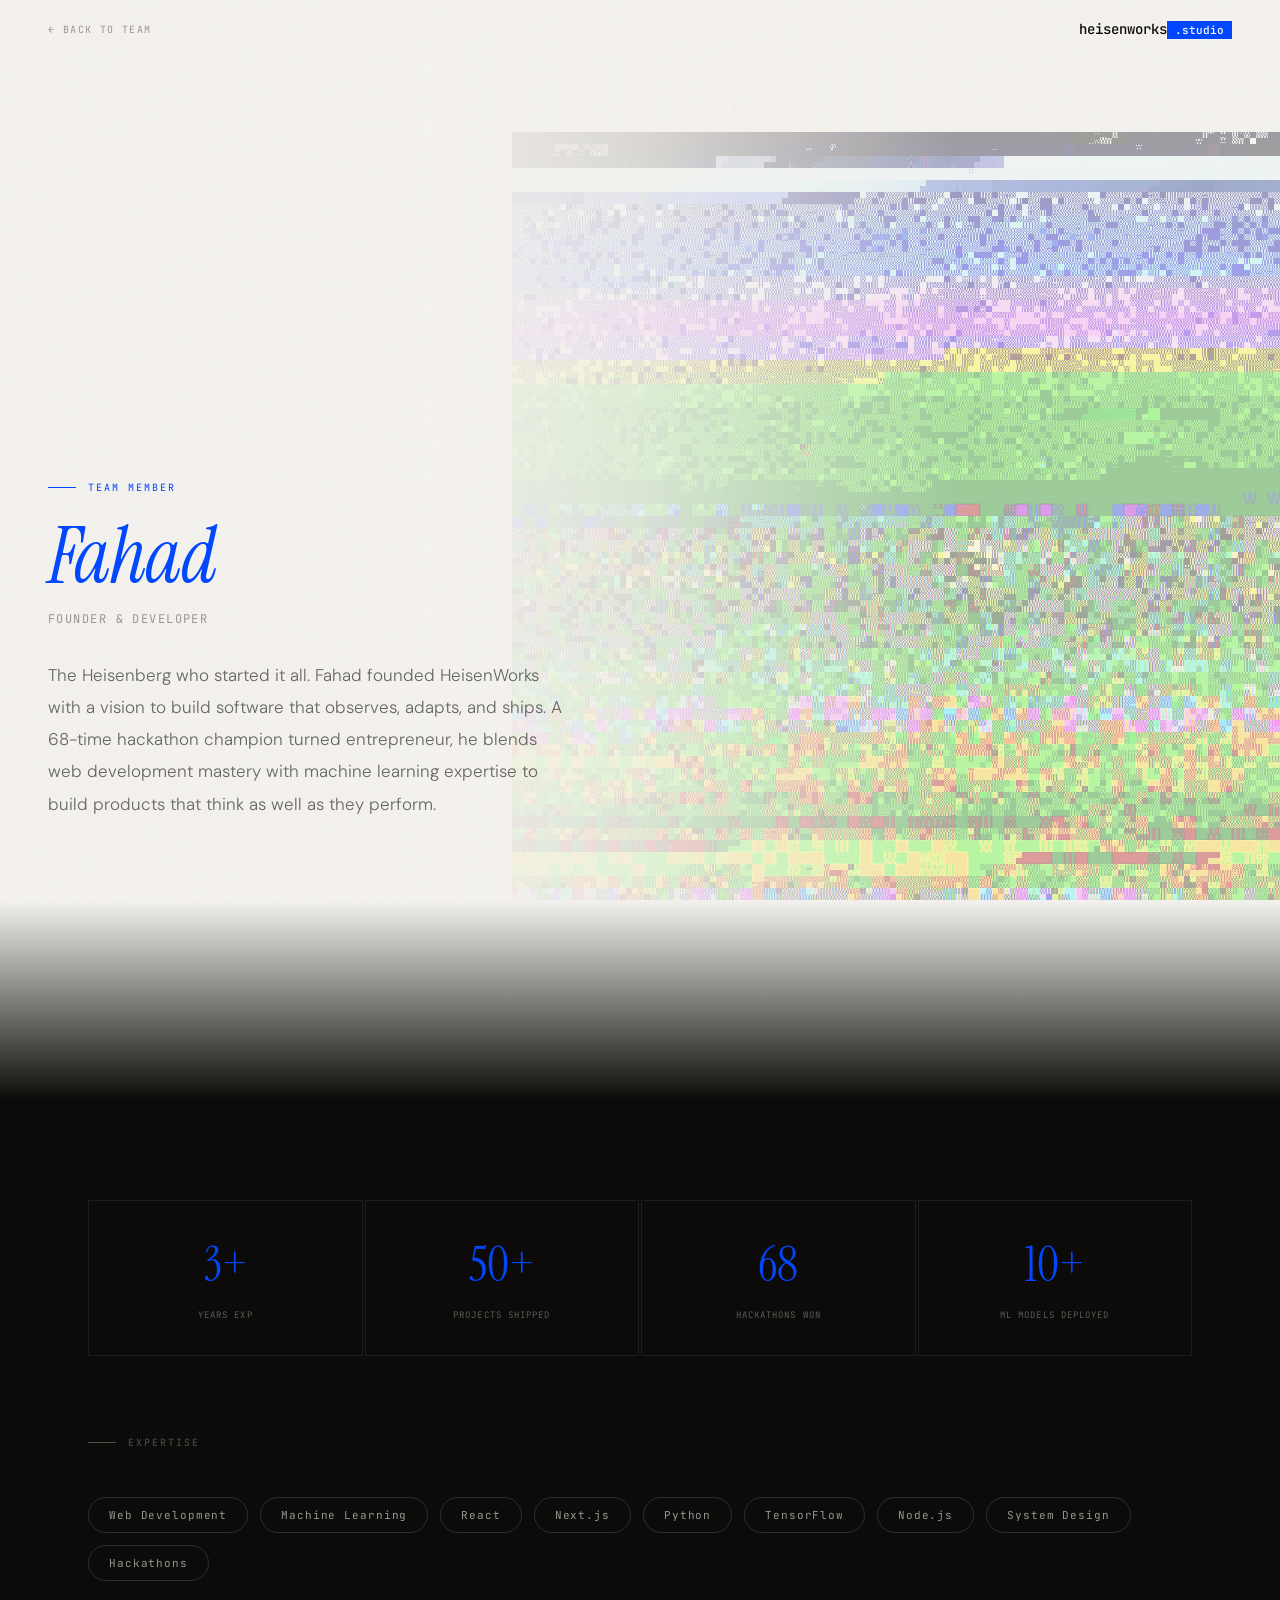
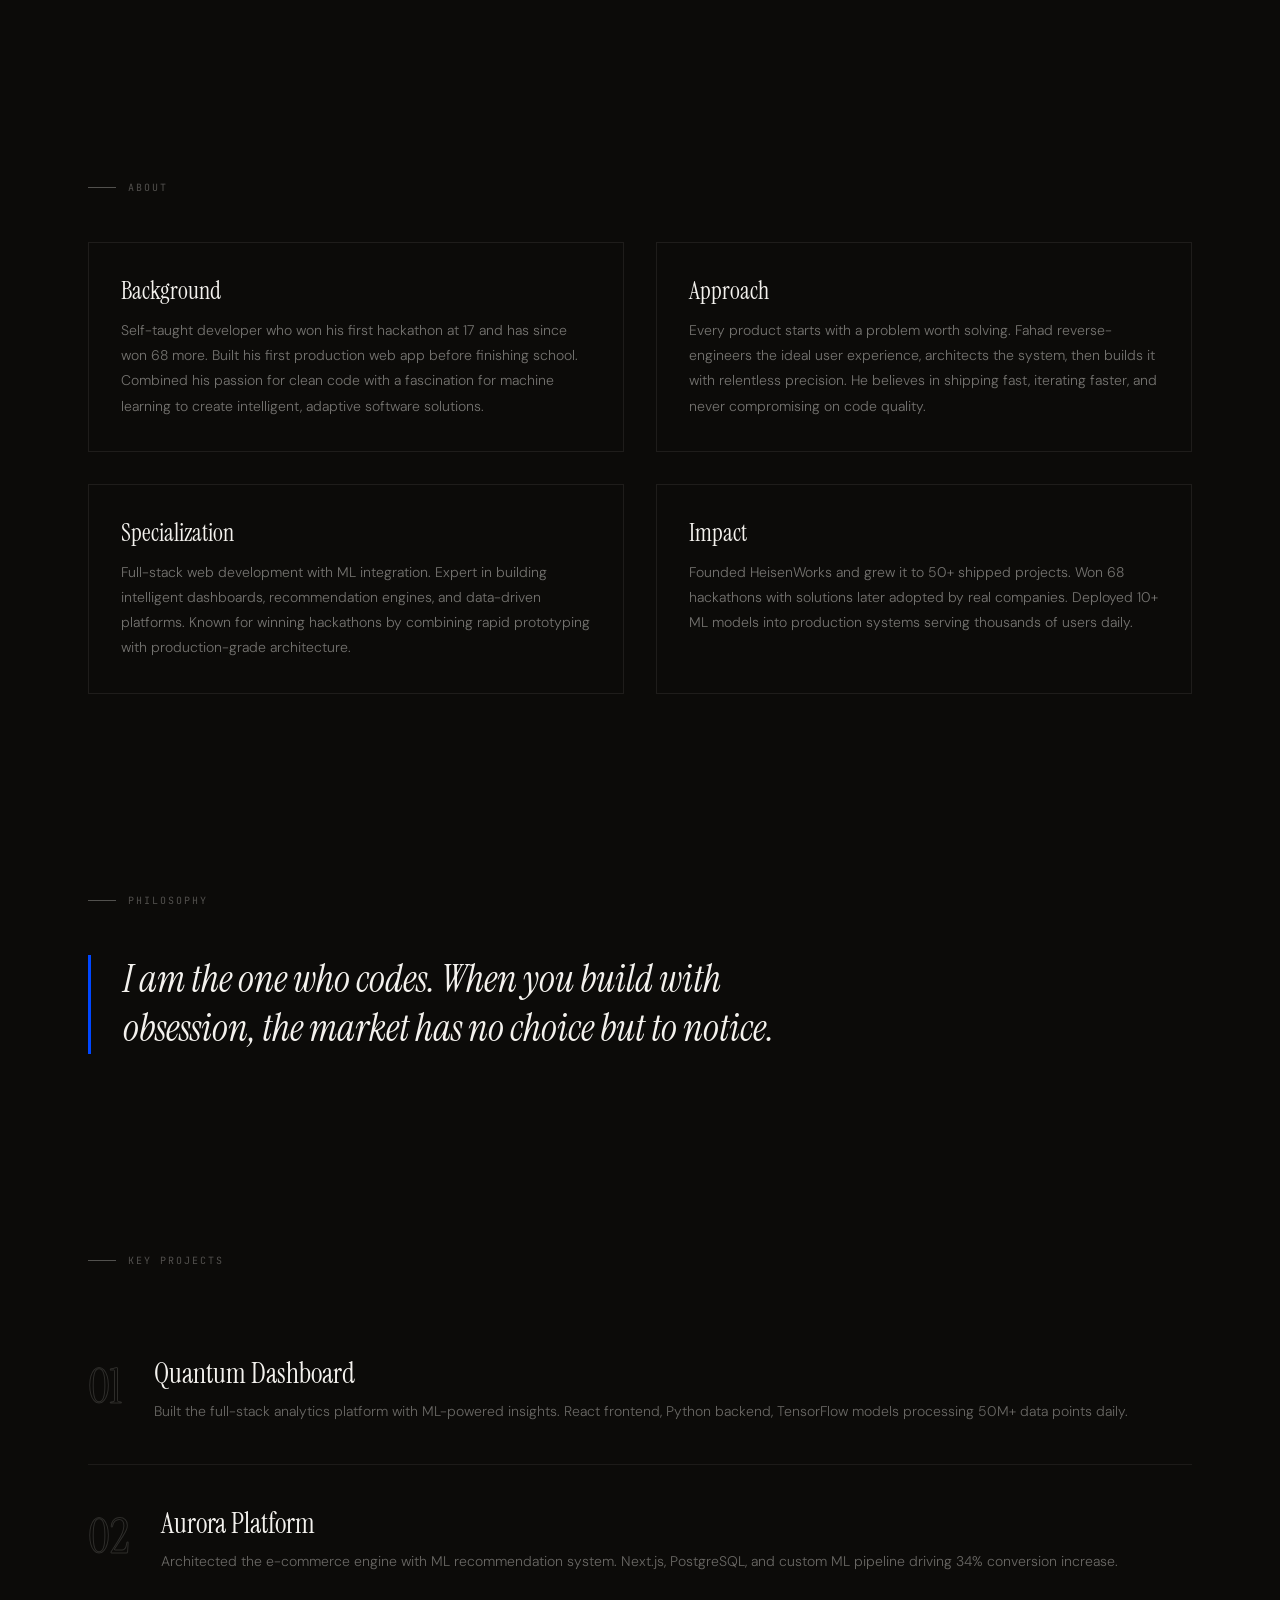
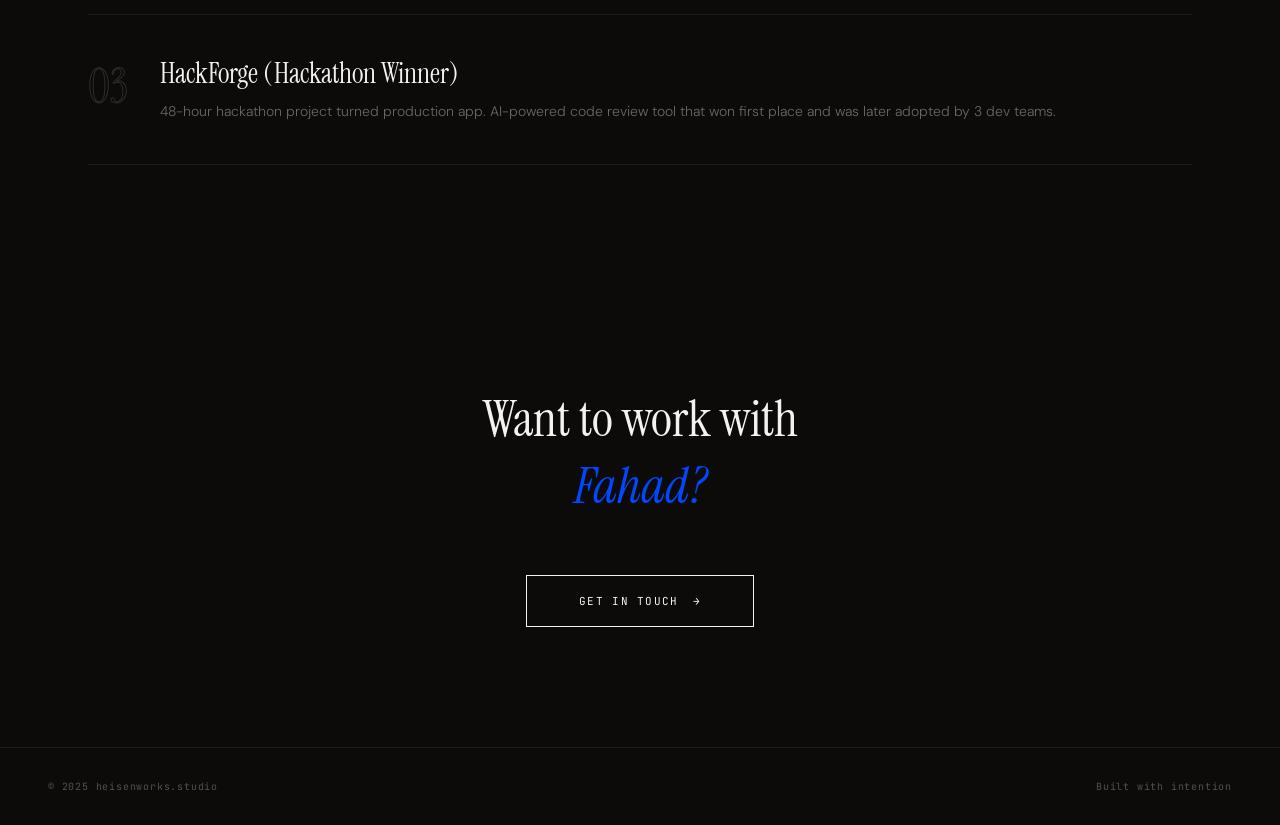
<file: team-fahad.html>
<!DOCTYPE html><html lang="en"><head><meta charset="UTF-8"><meta name="viewport" content="width=device-width,initial-scale=1.0">
<title>Fahad &mdash; HeisenWorks Studio</title>
<link href="https://fonts.googleapis.com/css2?family=Instrument+Serif:ital@0;1&family=JetBrains+Mono:wght@300;400;500&family=DM+Sans:ital,wght@0,200;0,300;0,400;1,300&display=swap" rel="stylesheet">
<style>
:root{--paper:#F4F2EE;--ink:#0C0B09;--cobalt:#0047FF;--muted:#9B9890;--border:#E0DDD6;--green:#1DB954}
*,*::before,*::after{margin:0;padding:0;box-sizing:border-box}
html{scroll-behavior:smooth}body{font-family:'DM Sans',sans-serif;color:var(--ink);overflow-x:hidden}
body::after{content:'';position:fixed;inset:0;background-image:url("data:image/svg+xml,%3Csvg viewBox='0 0 256 256' xmlns='http://www.w3.org/2000/svg'%3E%3Cfilter id='n'%3E%3CfeTurbulence type='fractalNoise' baseFrequency='0.9' numOctaves='4' stitchTiles='stitch'/%3E%3C/filter%3E%3Crect width='100%25' height='100%25' filter='url(%23n)'/%3E%3C/svg%3E");opacity:.04;pointer-events:none;z-index:9000;mix-blend-mode:multiply}
::selection{background:var(--cobalt);color:#fff}
.back-nav{position:fixed;top:0;left:0;right:0;z-index:8000;display:flex;align-items:center;justify-content:space-between;padding:20px 48px;backdrop-filter:blur(8px);background:rgba(244,242,238,.6);transition:background .4s}
.back-nav.dark{background:rgba(12,11,9,.8)}
.back-nav.dark .back-link,.back-nav.dark .nav-brand{color:var(--paper)}
.back-link{font-family:'JetBrains Mono',monospace;font-size:10px;letter-spacing:.14em;text-transform:uppercase;color:var(--muted);text-decoration:none;transition:color .3s}
.back-link:hover{color:var(--ink)}
.nav-brand{font-family:'JetBrains Mono',monospace;font-size:14px;font-weight:500;color:var(--ink);text-decoration:none;transition:color .3s}
.nav-brand span{background:var(--cobalt);color:#fff;padding:2px 8px;font-size:11px}
/* HERO - light */
.profile-hero{min-height:100vh;display:flex;align-items:flex-end;padding:120px 48px 80px;position:relative;overflow:hidden;background:var(--paper)}
.profile-hero-content{position:relative;z-index:3;max-width:600px}
.profile-tag{font-family:'JetBrains Mono',monospace;font-size:10px;letter-spacing:.2em;text-transform:uppercase;color:var(--cobalt);display:flex;align-items:center;gap:12px;margin-bottom:24px}
.profile-tag::before{content:'';width:28px;height:1px;background:var(--cobalt)}
.profile-name{font-family:'Instrument Serif',serif;font-size:clamp(48px,6vw,80px);font-weight:400;line-height:1;margin-bottom:16px;letter-spacing:-.02em}
.profile-name em{font-style:italic;color:var(--cobalt)}
.profile-role{font-family:'JetBrains Mono',monospace;font-size:12px;letter-spacing:.12em;text-transform:uppercase;color:var(--muted);margin-bottom:32px}
.profile-bio{font-size:17px;font-weight:300;line-height:1.9;color:rgba(12,11,9,.6);max-width:520px}
/* BB BACKGROUND AVATAR */
.bb-bg{position:fixed;top:0;right:0;width:60vw;height:100vh;z-index:1;pointer-events:none;opacity:.35;transition:opacity .8s,filter .8s}
.bb-bg img{width:100%;height:100%;object-fit:contain;object-position:right bottom;transition:transform 1.2s cubic-bezier(.16,1,.3,1),filter 1s}
.bb-bg.phase1{opacity:.5}
.bb-bg.phase1 img{filter:grayscale(60%) contrast(1.3);transform:scale(1.05) translateY(-10px)}
.bb-bg.phase2{opacity:.6}
.bb-bg.phase2 img{filter:grayscale(30%) contrast(1.4) brightness(0.8);transform:scale(1.12) translateY(-25px) rotate(2deg)}
.bb-bg.phase3{opacity:.25}
.bb-bg.phase3 img{filter:grayscale(80%) contrast(1.6) brightness(0.4);transform:scale(1.18) translateY(-40px) rotate(3deg)}
.hero-overlay{position:absolute;inset:0;background:linear-gradient(90deg,var(--paper) 30%,rgba(244,242,238,.7) 50%,transparent 75%);z-index:2;transition:background 1s}
.hero-overlay.dark{background:linear-gradient(90deg,var(--ink) 30%,rgba(12,11,9,.85) 50%,rgba(12,11,9,.4) 75%)}
/* TRANSITION ZONE */
.transition-zone{height:200px;background:linear-gradient(to bottom,var(--paper),var(--ink));position:relative;z-index:1}
/* DARK SECTIONS */
.dark-area{background:var(--ink);color:var(--paper);position:relative;z-index:1}
.section{padding:100px 48px;max-width:1200px;margin:0 auto}
.section-label{font-family:'JetBrains Mono',monospace;font-size:10px;letter-spacing:.2em;text-transform:uppercase;color:var(--cobalt);display:flex;align-items:center;gap:12px;margin-bottom:48px}
.section-label::before{content:'';width:28px;height:1px;background:var(--cobalt)}
.dark-area .section-label{color:rgba(244,242,238,.3)}
.dark-area .section-label::before{background:rgba(244,242,238,.3)}
/* SKILLS */
.skills-list{display:flex;flex-wrap:wrap;gap:12px}
.skill-pill{font-family:'JetBrains Mono',monospace;font-size:11px;letter-spacing:.08em;padding:10px 20px;border:1px solid rgba(244,242,238,.15);border-radius:100px;color:rgba(244,242,238,.6);transition:all .3s}
.skill-pill:hover{background:var(--cobalt);color:#fff;border-color:var(--cobalt);transform:translateY(-2px)}
/* DETAILS GRID */
.details-grid{display:grid;grid-template-columns:1fr 1fr;gap:32px}
.detail-card{padding:32px;border:1px solid rgba(244,242,238,.08);transition:border-color .3s}
.detail-card:hover{border-color:var(--cobalt)}
.detail-card h3{font-family:'Instrument Serif',serif;font-size:24px;font-weight:400;margin-bottom:12px}
.detail-card p{font-size:14px;font-weight:300;color:rgba(244,242,238,.45);line-height:1.8}
/* STATS */
.stats-row{display:grid;grid-template-columns:repeat(4,1fr);gap:2px;margin-bottom:80px}
.stat-box{padding:32px 24px;border:1px solid rgba(244,242,238,.08);text-align:center}
.stat-box .stat-n{font-family:'Instrument Serif',serif;font-size:48px;font-weight:400;display:block;margin-bottom:6px;color:var(--cobalt)}
.stat-box .stat-l{font-family:'JetBrains Mono',monospace;font-size:9px;letter-spacing:.12em;text-transform:uppercase;color:rgba(244,242,238,.35)}
/* QUOTE */
.profile-quote{font-family:'Instrument Serif',serif;font-size:clamp(28px,3vw,42px);line-height:1.3;font-weight:400;font-style:italic;max-width:700px;padding-left:32px;border-left:3px solid var(--cobalt);color:var(--paper)}
/* PROJECTS */
.project-item{padding:40px 0;border-bottom:1px solid rgba(244,242,238,.07);display:grid;grid-template-columns:auto 1fr;gap:32px;align-items:start}
.project-item:first-child{border-top:1px solid rgba(244,242,238,.07)}
.proj-num{font-family:'Instrument Serif',serif;font-size:48px;color:transparent;-webkit-text-stroke:1px rgba(244,242,238,.15)}
.proj-title{font-family:'Instrument Serif',serif;font-size:28px;font-weight:400;margin-bottom:8px}
.proj-desc{font-size:14px;font-weight:300;color:rgba(244,242,238,.4);line-height:1.7}
/* CTA */
.profile-cta{padding:120px 48px;text-align:center}
.cta-title{font-family:'Instrument Serif',serif;font-size:clamp(36px,4vw,56px);font-weight:400;margin-bottom:24px;color:var(--paper)}
.cta-title em{font-style:italic;color:var(--cobalt)}
.cta-btn{display:inline-flex;align-items:center;gap:14px;padding:18px 52px;border:1.5px solid var(--paper);font-family:'JetBrains Mono',monospace;font-size:11px;letter-spacing:.12em;text-transform:uppercase;color:var(--paper);text-decoration:none;position:relative;overflow:hidden;transition:color .35s;margin-top:32px}
.cta-btn::before{content:'';position:absolute;inset:0;background:var(--paper);transform:translateY(102%);transition:transform .4s cubic-bezier(.16,1,.3,1)}
.cta-btn:hover::before{transform:translateY(0)}.cta-btn:hover{color:var(--ink)}
.cta-btn span{position:relative;z-index:1}
footer{padding:32px 48px;border-top:1px solid rgba(244,242,238,.08);display:flex;justify-content:space-between;align-items:center;background:var(--ink)}
footer span{font-family:'JetBrains Mono',monospace;font-size:10px;letter-spacing:.08em;color:rgba(244,242,238,.3)}
.rev{opacity:0;transform:translateY(40px);transition:opacity .8s cubic-bezier(.16,1,.3,1),transform .8s cubic-bezier(.16,1,.3,1)}
.rev.in{opacity:1;transform:translateY(0)}.rev-d1{transition-delay:.1s}.rev-d2{transition-delay:.2s}.rev-d3{transition-delay:.3s}.rev-d4{transition-delay:.4s}
@media(max-width:768px){
.profile-hero{padding:100px 24px 60px;min-height:auto}
.section,.profile-cta{padding:60px 24px}
.details-grid{grid-template-columns:1fr}.stats-row{grid-template-columns:1fr 1fr}
.bb-bg{width:100vw;opacity:.15}
.hero-overlay{background:linear-gradient(180deg,var(--paper) 40%,rgba(244,242,238,.5) 70%,transparent)!important}
footer{padding:24px;flex-direction:column;gap:12px}
.project-item{grid-template-columns:1fr}
}
</style></head><body>
<div class="bb-bg" id="bbBg"><img src="avatar-fahad.png" alt=""></div>
<nav class="back-nav" id="topNav">
  <a href="index.html#team" class="back-link">&larr; Back to Team</a>
  <a href="index.html" class="nav-brand">heisenworks<span>.studio</span></a>
</nav>
<div class="profile-hero" id="heroSection">
  <div class="hero-overlay" id="heroOverlay"></div>
  <div class="profile-hero-content">
    <div class="profile-tag rev">Team Member</div>
    <h1 class="profile-name rev rev-d1"><em>Fahad</em></h1>
    <div class="profile-role rev rev-d2">Founder & Developer</div>
    <p class="profile-bio rev rev-d3">The Heisenberg who started it all. Fahad founded HeisenWorks with a vision to build software that observes, adapts, and ships. A 68-time hackathon champion turned entrepreneur, he blends web development mastery with machine learning expertise to build products that think as well as they perform.</p>
  </div>
</div>
<div class="transition-zone"></div>
<div class="dark-area">
  <div class="section">
    <div class="stats-row rev">
      <div class="stat-box"><span class="stat-n">3+</span><span class="stat-l">Years Exp</span></div>
      <div class="stat-box"><span class="stat-n">50+</span><span class="stat-l">Projects Shipped</span></div>
      <div class="stat-box"><span class="stat-n">68</span><span class="stat-l">Hackathons Won</span></div>
      <div class="stat-box"><span class="stat-n">10+</span><span class="stat-l">ML Models Deployed</span></div>
    </div>
    <div class="section-label rev">Expertise</div>
    <div class="skills-list rev rev-d1"><span class="skill-pill">Web Development</span><span class="skill-pill">Machine Learning</span><span class="skill-pill">React</span><span class="skill-pill">Next.js</span><span class="skill-pill">Python</span><span class="skill-pill">TensorFlow</span><span class="skill-pill">Node.js</span><span class="skill-pill">System Design</span><span class="skill-pill">Hackathons</span></div>
  </div>
  <div class="section">
    <div class="section-label rev">About</div>
    <div class="details-grid"><div class="detail-card rev"><h3>Background</h3><p>Self-taught developer who won his first hackathon at 17 and has since won 68 more. Built his first production web app before finishing school. Combined his passion for clean code with a fascination for machine learning to create intelligent, adaptive software solutions.</p></div><div class="detail-card rev rev-d1"><h3>Approach</h3><p>Every product starts with a problem worth solving. Fahad reverse-engineers the ideal user experience, architects the system, then builds it with relentless precision. He believes in shipping fast, iterating faster, and never compromising on code quality.</p></div><div class="detail-card rev rev-d2"><h3>Specialization</h3><p>Full-stack web development with ML integration. Expert in building intelligent dashboards, recommendation engines, and data-driven platforms. Known for winning hackathons by combining rapid prototyping with production-grade architecture.</p></div><div class="detail-card rev rev-d3"><h3>Impact</h3><p>Founded HeisenWorks and grew it to 50+ shipped projects. Won 68 hackathons with solutions later adopted by real companies. Deployed 10+ ML models into production systems serving thousands of users daily.</p></div></div>
  </div>
  <div class="section">
    <div class="section-label rev">Philosophy</div>
    <blockquote class="profile-quote rev rev-d1">I am the one who codes. When you build with obsession, the market has no choice but to notice.</blockquote>
  </div>
  <div class="section">
    <div class="section-label rev">Key Projects</div>
    <div class="project-item rev"><div class="proj-num">01</div><div><div class="proj-title">Quantum Dashboard</div><div class="proj-desc">Built the full-stack analytics platform with ML-powered insights. React frontend, Python backend, TensorFlow models processing 50M+ data points daily.</div></div></div><div class="project-item rev rev-d1"><div class="proj-num">02</div><div><div class="proj-title">Aurora Platform</div><div class="proj-desc">Architected the e-commerce engine with ML recommendation system. Next.js, PostgreSQL, and custom ML pipeline driving 34% conversion increase.</div></div></div><div class="project-item rev rev-d2"><div class="proj-num">03</div><div><div class="proj-title">HackForge (Hackathon Winner)</div><div class="proj-desc">48-hour hackathon project turned production app. AI-powered code review tool that won first place and was later adopted by 3 dev teams.</div></div></div>
  </div>
  <div class="profile-cta rev">
    <h2 class="cta-title">Want to work with<br><em>Fahad?</em></h2>
    <a href="mailto:heisenworks1@gmail.com" class="cta-btn"><span>Get in touch</span><span>&rarr;</span></a>
  </div>
</div>
<footer><span>&copy; 2025 heisenworks.studio</span><span>Built with intention</span></footer>
<script>
const obs=new IntersectionObserver(e=>{e.forEach(el=>{if(el.isIntersecting)el.target.classList.add('in')})},{threshold:.1,rootMargin:'0px 0px -30px 0px'});
document.querySelectorAll('.rev').forEach(el=>obs.observe(el));
const bb=document.getElementById('bbBg'),nav=document.getElementById('topNav'),ov=document.getElementById('heroOverlay'),hero=document.getElementById('heroSection');
window.addEventListener('scroll',()=>{const p=window.scrollY/window.innerHeight;
bb.classList.remove('phase1','phase2','phase3');
if(p>.8){bb.classList.add('phase3');nav.classList.add('dark');ov.classList.add('dark');hero.style.background='var(--ink)';}
else if(p>.4){bb.classList.add('phase2');nav.classList.add('dark');ov.classList.add('dark');hero.style.background='var(--ink)';}
else if(p>.15){bb.classList.add('phase1');nav.classList.remove('dark');ov.classList.remove('dark');hero.style.background='';}
else{nav.classList.remove('dark');ov.classList.remove('dark');hero.style.background='';}
},{passive:true});
</script></body></html>
</file>
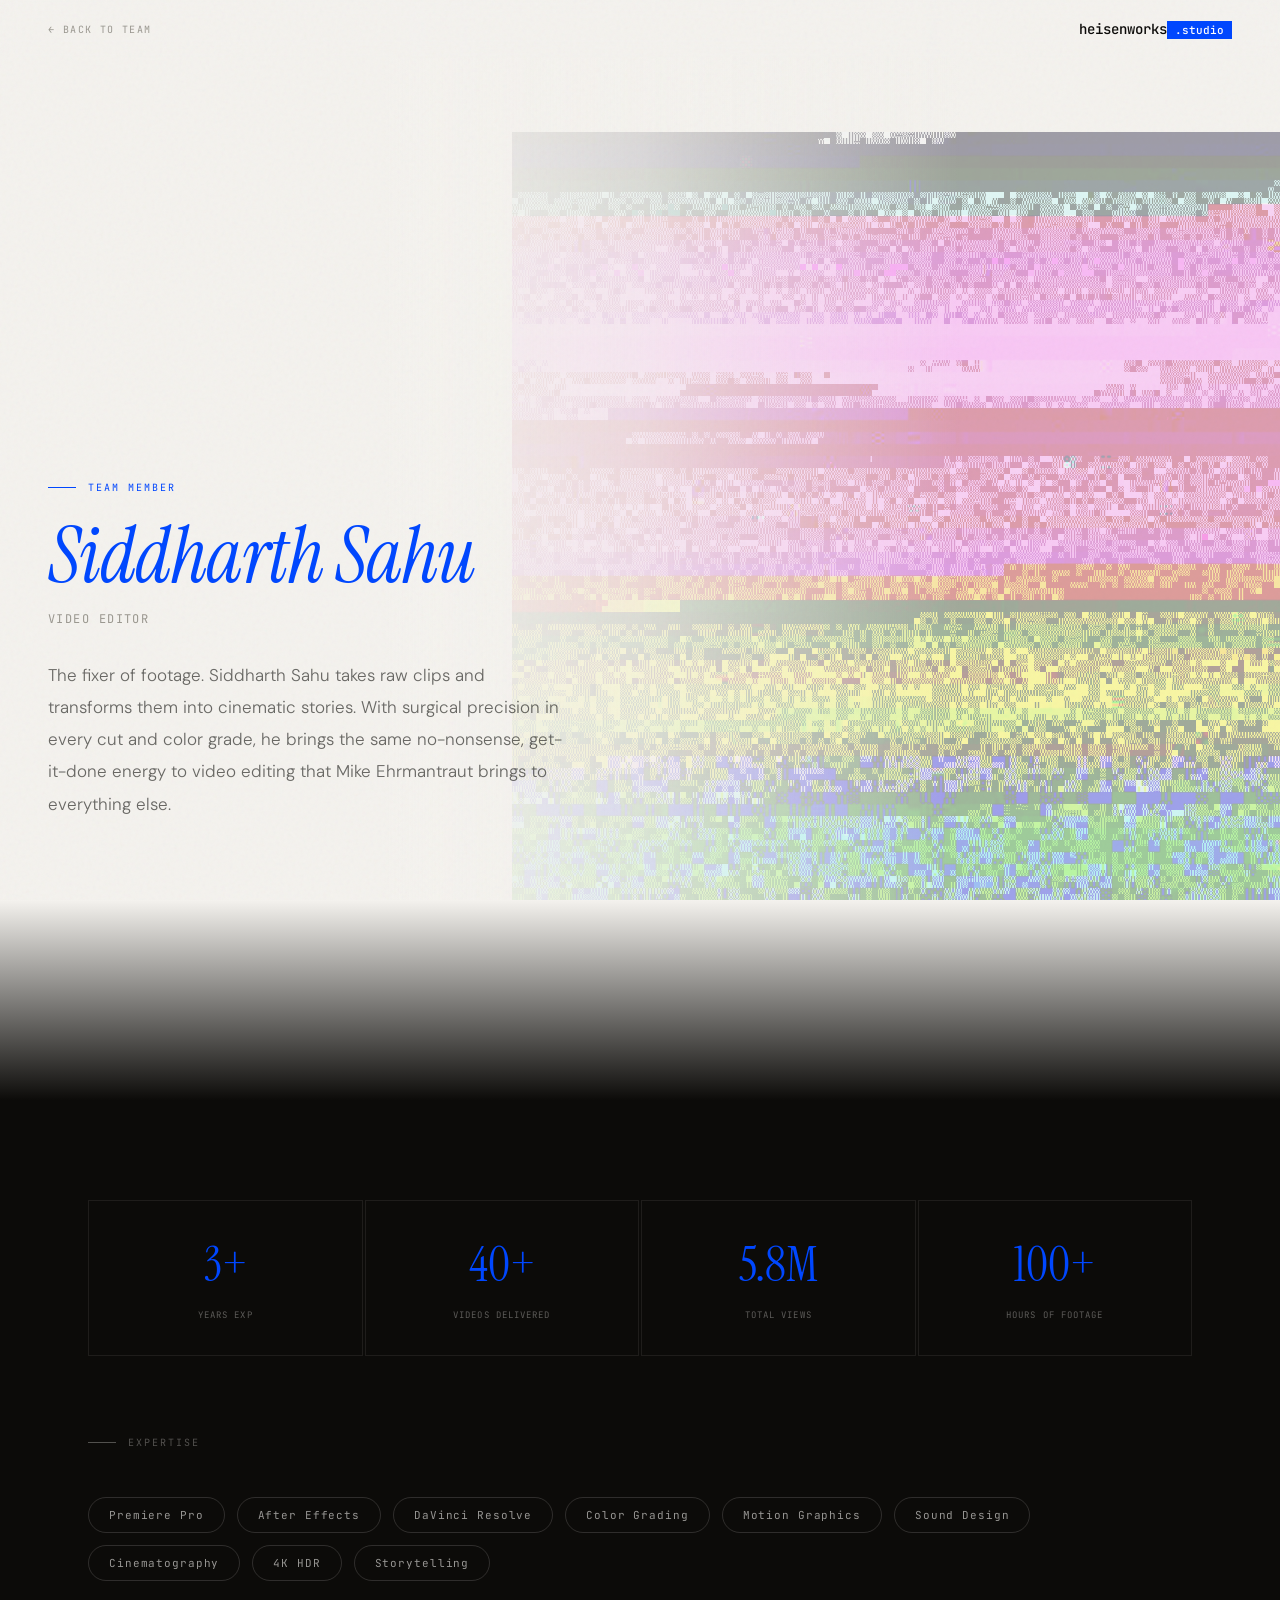
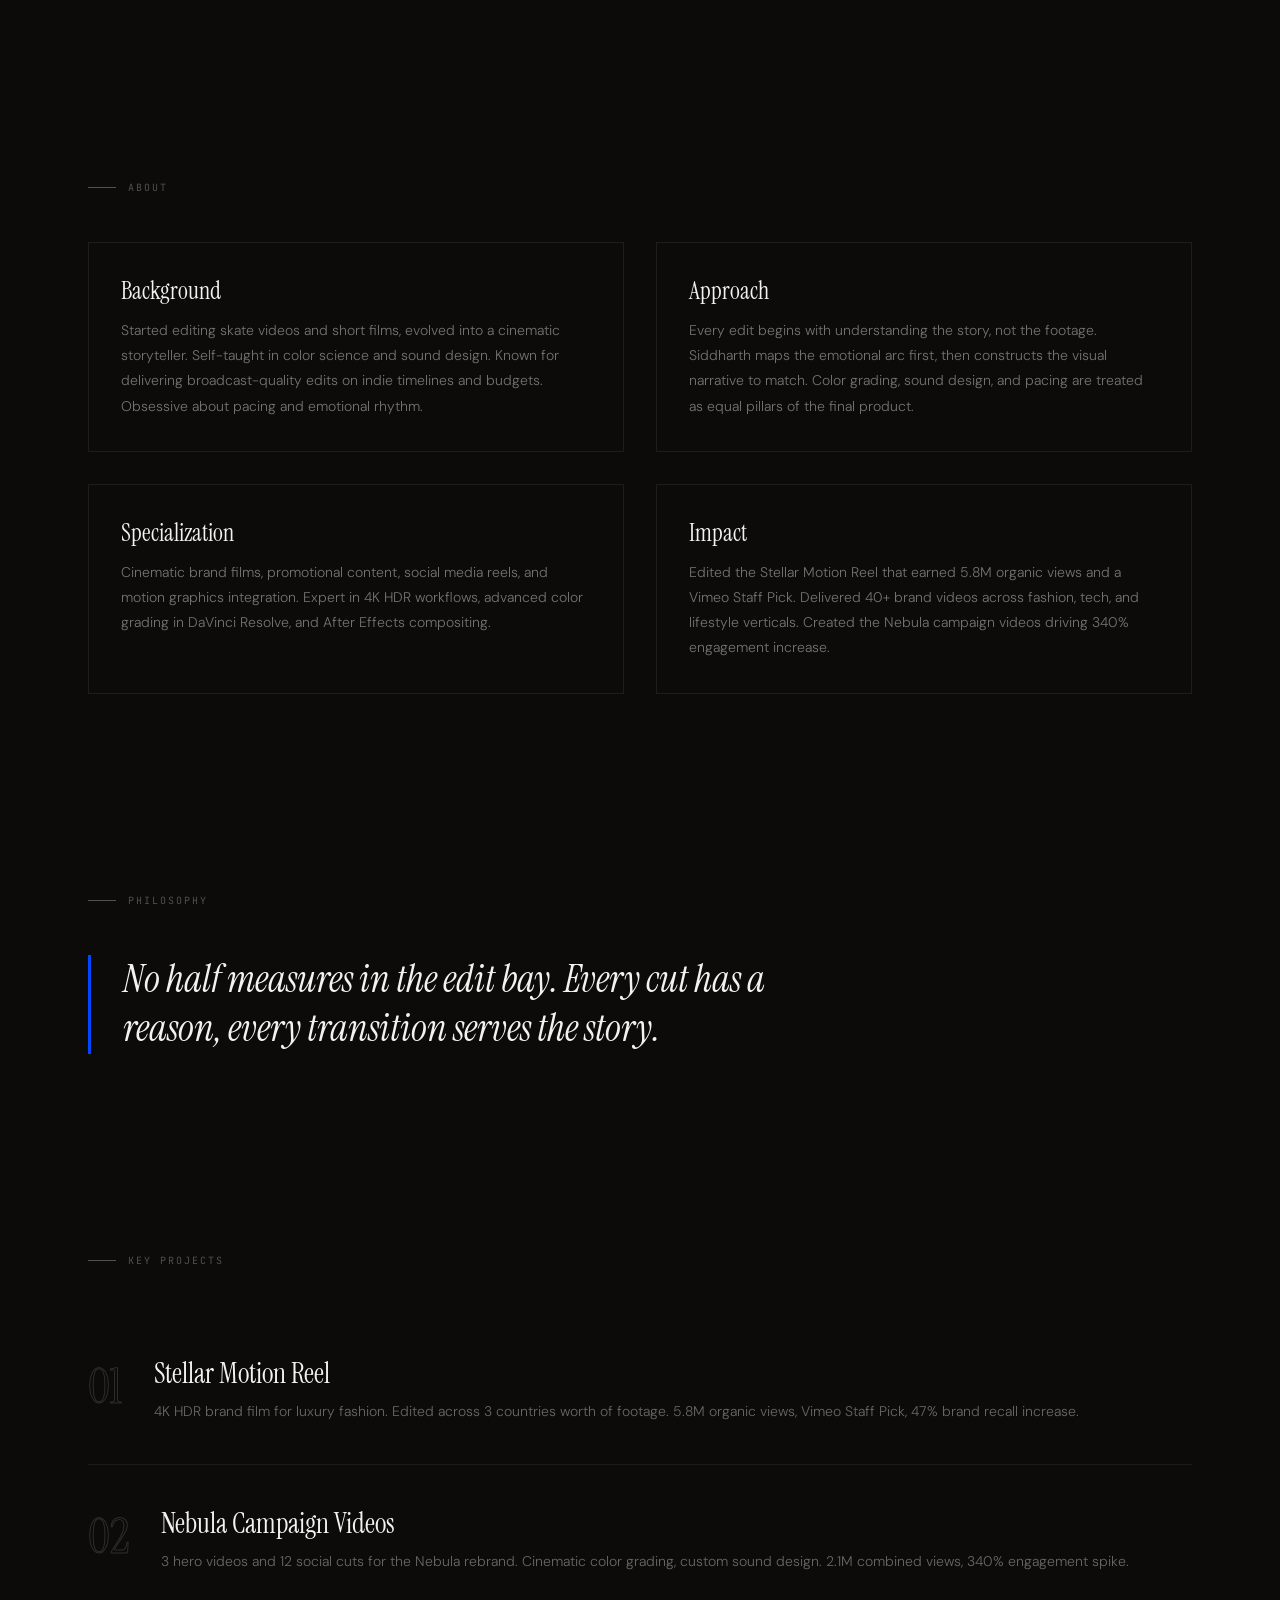
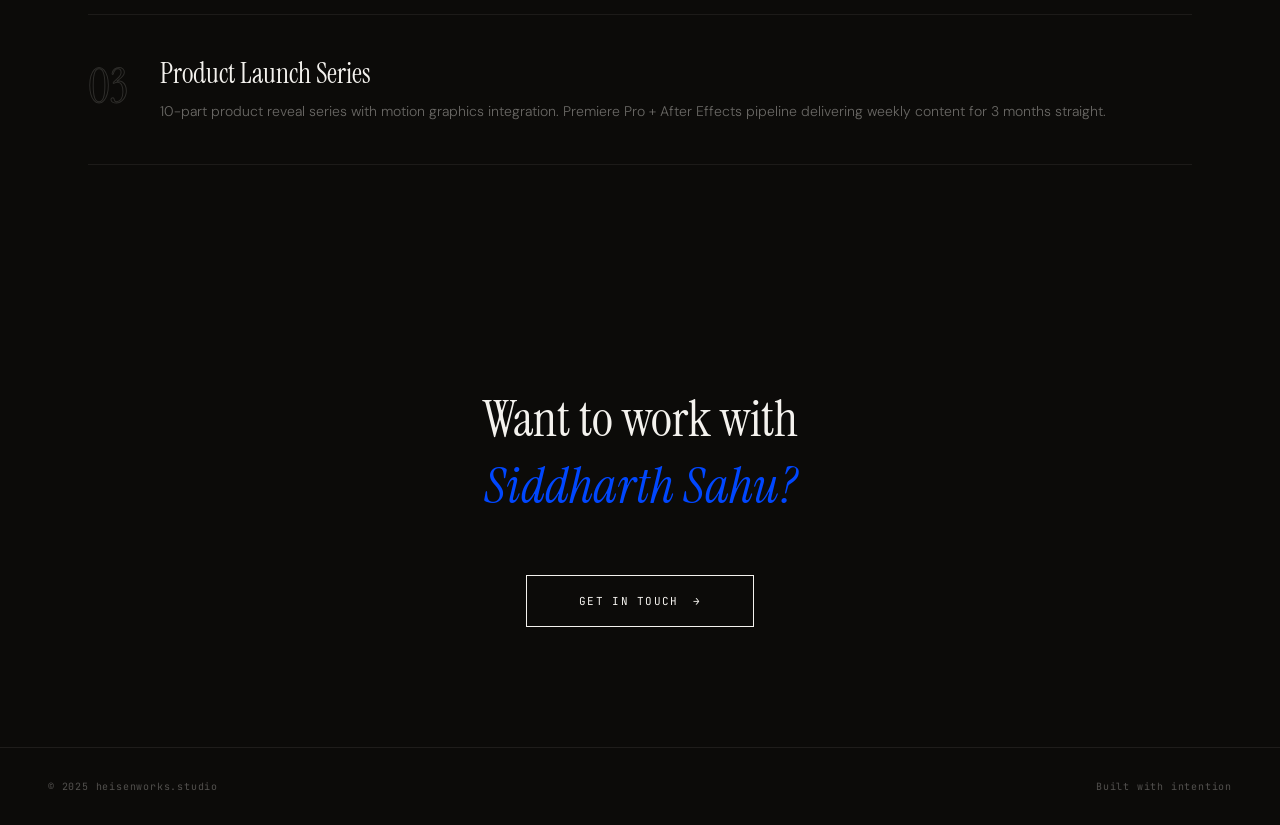
<file: team-siddharth-sahu.html>
<!DOCTYPE html><html lang="en"><head><meta charset="UTF-8"><meta name="viewport" content="width=device-width,initial-scale=1.0">
<title>Siddharth Sahu &mdash; HeisenWorks Studio</title>
<link href="https://fonts.googleapis.com/css2?family=Instrument+Serif:ital@0;1&family=JetBrains+Mono:wght@300;400;500&family=DM+Sans:ital,wght@0,200;0,300;0,400;1,300&display=swap" rel="stylesheet">
<style>
:root{--paper:#F4F2EE;--ink:#0C0B09;--cobalt:#0047FF;--muted:#9B9890;--border:#E0DDD6;--green:#1DB954}
*,*::before,*::after{margin:0;padding:0;box-sizing:border-box}
html{scroll-behavior:smooth}body{font-family:'DM Sans',sans-serif;color:var(--ink);overflow-x:hidden}
body::after{content:'';position:fixed;inset:0;background-image:url("data:image/svg+xml,%3Csvg viewBox='0 0 256 256' xmlns='http://www.w3.org/2000/svg'%3E%3Cfilter id='n'%3E%3CfeTurbulence type='fractalNoise' baseFrequency='0.9' numOctaves='4' stitchTiles='stitch'/%3E%3C/filter%3E%3Crect width='100%25' height='100%25' filter='url(%23n)'/%3E%3C/svg%3E");opacity:.04;pointer-events:none;z-index:9000;mix-blend-mode:multiply}
::selection{background:var(--cobalt);color:#fff}
.back-nav{position:fixed;top:0;left:0;right:0;z-index:8000;display:flex;align-items:center;justify-content:space-between;padding:20px 48px;backdrop-filter:blur(8px);background:rgba(244,242,238,.6);transition:background .4s}
.back-nav.dark{background:rgba(12,11,9,.8)}
.back-nav.dark .back-link,.back-nav.dark .nav-brand{color:var(--paper)}
.back-link{font-family:'JetBrains Mono',monospace;font-size:10px;letter-spacing:.14em;text-transform:uppercase;color:var(--muted);text-decoration:none;transition:color .3s}
.back-link:hover{color:var(--ink)}
.nav-brand{font-family:'JetBrains Mono',monospace;font-size:14px;font-weight:500;color:var(--ink);text-decoration:none;transition:color .3s}
.nav-brand span{background:var(--cobalt);color:#fff;padding:2px 8px;font-size:11px}
/* HERO - light */
.profile-hero{min-height:100vh;display:flex;align-items:flex-end;padding:120px 48px 80px;position:relative;overflow:hidden;background:var(--paper)}
.profile-hero-content{position:relative;z-index:3;max-width:600px}
.profile-tag{font-family:'JetBrains Mono',monospace;font-size:10px;letter-spacing:.2em;text-transform:uppercase;color:var(--cobalt);display:flex;align-items:center;gap:12px;margin-bottom:24px}
.profile-tag::before{content:'';width:28px;height:1px;background:var(--cobalt)}
.profile-name{font-family:'Instrument Serif',serif;font-size:clamp(48px,6vw,80px);font-weight:400;line-height:1;margin-bottom:16px;letter-spacing:-.02em}
.profile-name em{font-style:italic;color:var(--cobalt)}
.profile-role{font-family:'JetBrains Mono',monospace;font-size:12px;letter-spacing:.12em;text-transform:uppercase;color:var(--muted);margin-bottom:32px}
.profile-bio{font-size:17px;font-weight:300;line-height:1.9;color:rgba(12,11,9,.6);max-width:520px}
/* BB BACKGROUND AVATAR */
.bb-bg{position:fixed;top:0;right:0;width:60vw;height:100vh;z-index:1;pointer-events:none;opacity:.35;transition:opacity .8s,filter .8s}
.bb-bg img{width:100%;height:100%;object-fit:contain;object-position:right bottom;transition:transform 1.2s cubic-bezier(.16,1,.3,1),filter 1s}
.bb-bg.phase1{opacity:.5}
.bb-bg.phase1 img{filter:grayscale(60%) contrast(1.3);transform:scale(1.05) translateY(-10px)}
.bb-bg.phase2{opacity:.6}
.bb-bg.phase2 img{filter:grayscale(30%) contrast(1.4) brightness(0.8);transform:scale(1.12) translateY(-25px) rotate(2deg)}
.bb-bg.phase3{opacity:.25}
.bb-bg.phase3 img{filter:grayscale(80%) contrast(1.6) brightness(0.4);transform:scale(1.18) translateY(-40px) rotate(3deg)}
.hero-overlay{position:absolute;inset:0;background:linear-gradient(90deg,var(--paper) 30%,rgba(244,242,238,.7) 50%,transparent 75%);z-index:2;transition:background 1s}
.hero-overlay.dark{background:linear-gradient(90deg,var(--ink) 30%,rgba(12,11,9,.85) 50%,rgba(12,11,9,.4) 75%)}
/* TRANSITION ZONE */
.transition-zone{height:200px;background:linear-gradient(to bottom,var(--paper),var(--ink));position:relative;z-index:1}
/* DARK SECTIONS */
.dark-area{background:var(--ink);color:var(--paper);position:relative;z-index:1}
.section{padding:100px 48px;max-width:1200px;margin:0 auto}
.section-label{font-family:'JetBrains Mono',monospace;font-size:10px;letter-spacing:.2em;text-transform:uppercase;color:var(--cobalt);display:flex;align-items:center;gap:12px;margin-bottom:48px}
.section-label::before{content:'';width:28px;height:1px;background:var(--cobalt)}
.dark-area .section-label{color:rgba(244,242,238,.3)}
.dark-area .section-label::before{background:rgba(244,242,238,.3)}
/* SKILLS */
.skills-list{display:flex;flex-wrap:wrap;gap:12px}
.skill-pill{font-family:'JetBrains Mono',monospace;font-size:11px;letter-spacing:.08em;padding:10px 20px;border:1px solid rgba(244,242,238,.15);border-radius:100px;color:rgba(244,242,238,.6);transition:all .3s}
.skill-pill:hover{background:var(--cobalt);color:#fff;border-color:var(--cobalt);transform:translateY(-2px)}
/* DETAILS GRID */
.details-grid{display:grid;grid-template-columns:1fr 1fr;gap:32px}
.detail-card{padding:32px;border:1px solid rgba(244,242,238,.08);transition:border-color .3s}
.detail-card:hover{border-color:var(--cobalt)}
.detail-card h3{font-family:'Instrument Serif',serif;font-size:24px;font-weight:400;margin-bottom:12px}
.detail-card p{font-size:14px;font-weight:300;color:rgba(244,242,238,.45);line-height:1.8}
/* STATS */
.stats-row{display:grid;grid-template-columns:repeat(4,1fr);gap:2px;margin-bottom:80px}
.stat-box{padding:32px 24px;border:1px solid rgba(244,242,238,.08);text-align:center}
.stat-box .stat-n{font-family:'Instrument Serif',serif;font-size:48px;font-weight:400;display:block;margin-bottom:6px;color:var(--cobalt)}
.stat-box .stat-l{font-family:'JetBrains Mono',monospace;font-size:9px;letter-spacing:.12em;text-transform:uppercase;color:rgba(244,242,238,.35)}
/* QUOTE */
.profile-quote{font-family:'Instrument Serif',serif;font-size:clamp(28px,3vw,42px);line-height:1.3;font-weight:400;font-style:italic;max-width:700px;padding-left:32px;border-left:3px solid var(--cobalt);color:var(--paper)}
/* PROJECTS */
.project-item{padding:40px 0;border-bottom:1px solid rgba(244,242,238,.07);display:grid;grid-template-columns:auto 1fr;gap:32px;align-items:start}
.project-item:first-child{border-top:1px solid rgba(244,242,238,.07)}
.proj-num{font-family:'Instrument Serif',serif;font-size:48px;color:transparent;-webkit-text-stroke:1px rgba(244,242,238,.15)}
.proj-title{font-family:'Instrument Serif',serif;font-size:28px;font-weight:400;margin-bottom:8px}
.proj-desc{font-size:14px;font-weight:300;color:rgba(244,242,238,.4);line-height:1.7}
/* CTA */
.profile-cta{padding:120px 48px;text-align:center}
.cta-title{font-family:'Instrument Serif',serif;font-size:clamp(36px,4vw,56px);font-weight:400;margin-bottom:24px;color:var(--paper)}
.cta-title em{font-style:italic;color:var(--cobalt)}
.cta-btn{display:inline-flex;align-items:center;gap:14px;padding:18px 52px;border:1.5px solid var(--paper);font-family:'JetBrains Mono',monospace;font-size:11px;letter-spacing:.12em;text-transform:uppercase;color:var(--paper);text-decoration:none;position:relative;overflow:hidden;transition:color .35s;margin-top:32px}
.cta-btn::before{content:'';position:absolute;inset:0;background:var(--paper);transform:translateY(102%);transition:transform .4s cubic-bezier(.16,1,.3,1)}
.cta-btn:hover::before{transform:translateY(0)}.cta-btn:hover{color:var(--ink)}
.cta-btn span{position:relative;z-index:1}
footer{padding:32px 48px;border-top:1px solid rgba(244,242,238,.08);display:flex;justify-content:space-between;align-items:center;background:var(--ink)}
footer span{font-family:'JetBrains Mono',monospace;font-size:10px;letter-spacing:.08em;color:rgba(244,242,238,.3)}
.rev{opacity:0;transform:translateY(40px);transition:opacity .8s cubic-bezier(.16,1,.3,1),transform .8s cubic-bezier(.16,1,.3,1)}
.rev.in{opacity:1;transform:translateY(0)}.rev-d1{transition-delay:.1s}.rev-d2{transition-delay:.2s}.rev-d3{transition-delay:.3s}.rev-d4{transition-delay:.4s}
@media(max-width:768px){
.profile-hero{padding:100px 24px 60px;min-height:auto}
.section,.profile-cta{padding:60px 24px}
.details-grid{grid-template-columns:1fr}.stats-row{grid-template-columns:1fr 1fr}
.bb-bg{width:100vw;opacity:.15}
.hero-overlay{background:linear-gradient(180deg,var(--paper) 40%,rgba(244,242,238,.5) 70%,transparent)!important}
footer{padding:24px;flex-direction:column;gap:12px}
.project-item{grid-template-columns:1fr}
}
</style></head><body>
<div class="bb-bg" id="bbBg"><img src="avatar-siddharth-sahu.png" alt=""></div>
<nav class="back-nav" id="topNav">
  <a href="index.html#team" class="back-link">&larr; Back to Team</a>
  <a href="index.html" class="nav-brand">heisenworks<span>.studio</span></a>
</nav>
<div class="profile-hero" id="heroSection">
  <div class="hero-overlay" id="heroOverlay"></div>
  <div class="profile-hero-content">
    <div class="profile-tag rev">Team Member</div>
    <h1 class="profile-name rev rev-d1"><em>Siddharth Sahu</em></h1>
    <div class="profile-role rev rev-d2">Video Editor</div>
    <p class="profile-bio rev rev-d3">The fixer of footage. Siddharth Sahu takes raw clips and transforms them into cinematic stories. With surgical precision in every cut and color grade, he brings the same no-nonsense, get-it-done energy to video editing that Mike Ehrmantraut brings to everything else.</p>
  </div>
</div>
<div class="transition-zone"></div>
<div class="dark-area">
  <div class="section">
    <div class="stats-row rev">
      <div class="stat-box"><span class="stat-n">3+</span><span class="stat-l">Years Exp</span></div>
      <div class="stat-box"><span class="stat-n">40+</span><span class="stat-l">Videos Delivered</span></div>
      <div class="stat-box"><span class="stat-n">5.8M</span><span class="stat-l">Total Views</span></div>
      <div class="stat-box"><span class="stat-n">100+</span><span class="stat-l">Hours of Footage</span></div>
    </div>
    <div class="section-label rev">Expertise</div>
    <div class="skills-list rev rev-d1"><span class="skill-pill">Premiere Pro</span><span class="skill-pill">After Effects</span><span class="skill-pill">DaVinci Resolve</span><span class="skill-pill">Color Grading</span><span class="skill-pill">Motion Graphics</span><span class="skill-pill">Sound Design</span><span class="skill-pill">Cinematography</span><span class="skill-pill">4K HDR</span><span class="skill-pill">Storytelling</span></div>
  </div>
  <div class="section">
    <div class="section-label rev">About</div>
    <div class="details-grid"><div class="detail-card rev"><h3>Background</h3><p>Started editing skate videos and short films, evolved into a cinematic storyteller. Self-taught in color science and sound design. Known for delivering broadcast-quality edits on indie timelines and budgets. Obsessive about pacing and emotional rhythm.</p></div><div class="detail-card rev rev-d1"><h3>Approach</h3><p>Every edit begins with understanding the story, not the footage. Siddharth maps the emotional arc first, then constructs the visual narrative to match. Color grading, sound design, and pacing are treated as equal pillars of the final product.</p></div><div class="detail-card rev rev-d2"><h3>Specialization</h3><p>Cinematic brand films, promotional content, social media reels, and motion graphics integration. Expert in 4K HDR workflows, advanced color grading in DaVinci Resolve, and After Effects compositing.</p></div><div class="detail-card rev rev-d3"><h3>Impact</h3><p>Edited the Stellar Motion Reel that earned 5.8M organic views and a Vimeo Staff Pick. Delivered 40+ brand videos across fashion, tech, and lifestyle verticals. Created the Nebula campaign videos driving 340% engagement increase.</p></div></div>
  </div>
  <div class="section">
    <div class="section-label rev">Philosophy</div>
    <blockquote class="profile-quote rev rev-d1">No half measures in the edit bay. Every cut has a reason, every transition serves the story.</blockquote>
  </div>
  <div class="section">
    <div class="section-label rev">Key Projects</div>
    <div class="project-item rev"><div class="proj-num">01</div><div><div class="proj-title">Stellar Motion Reel</div><div class="proj-desc">4K HDR brand film for luxury fashion. Edited across 3 countries worth of footage. 5.8M organic views, Vimeo Staff Pick, 47% brand recall increase.</div></div></div><div class="project-item rev rev-d1"><div class="proj-num">02</div><div><div class="proj-title">Nebula Campaign Videos</div><div class="proj-desc">3 hero videos and 12 social cuts for the Nebula rebrand. Cinematic color grading, custom sound design. 2.1M combined views, 340% engagement spike.</div></div></div><div class="project-item rev rev-d2"><div class="proj-num">03</div><div><div class="proj-title">Product Launch Series</div><div class="proj-desc">10-part product reveal series with motion graphics integration. Premiere Pro + After Effects pipeline delivering weekly content for 3 months straight.</div></div></div>
  </div>
  <div class="profile-cta rev">
    <h2 class="cta-title">Want to work with<br><em>Siddharth Sahu?</em></h2>
    <a href="mailto:heisenworks1@gmail.com" class="cta-btn"><span>Get in touch</span><span>&rarr;</span></a>
  </div>
</div>
<footer><span>&copy; 2025 heisenworks.studio</span><span>Built with intention</span></footer>
<script>
const obs=new IntersectionObserver(e=>{e.forEach(el=>{if(el.isIntersecting)el.target.classList.add('in')})},{threshold:.1,rootMargin:'0px 0px -30px 0px'});
document.querySelectorAll('.rev').forEach(el=>obs.observe(el));
const bb=document.getElementById('bbBg'),nav=document.getElementById('topNav'),ov=document.getElementById('heroOverlay'),hero=document.getElementById('heroSection');
window.addEventListener('scroll',()=>{const p=window.scrollY/window.innerHeight;
bb.classList.remove('phase1','phase2','phase3');
if(p>.8){bb.classList.add('phase3');nav.classList.add('dark');ov.classList.add('dark');hero.style.background='var(--ink)';}
else if(p>.4){bb.classList.add('phase2');nav.classList.add('dark');ov.classList.add('dark');hero.style.background='var(--ink)';}
else if(p>.15){bb.classList.add('phase1');nav.classList.remove('dark');ov.classList.remove('dark');hero.style.background='';}
else{nav.classList.remove('dark');ov.classList.remove('dark');hero.style.background='';}
},{passive:true});
</script></body></html>
</file>
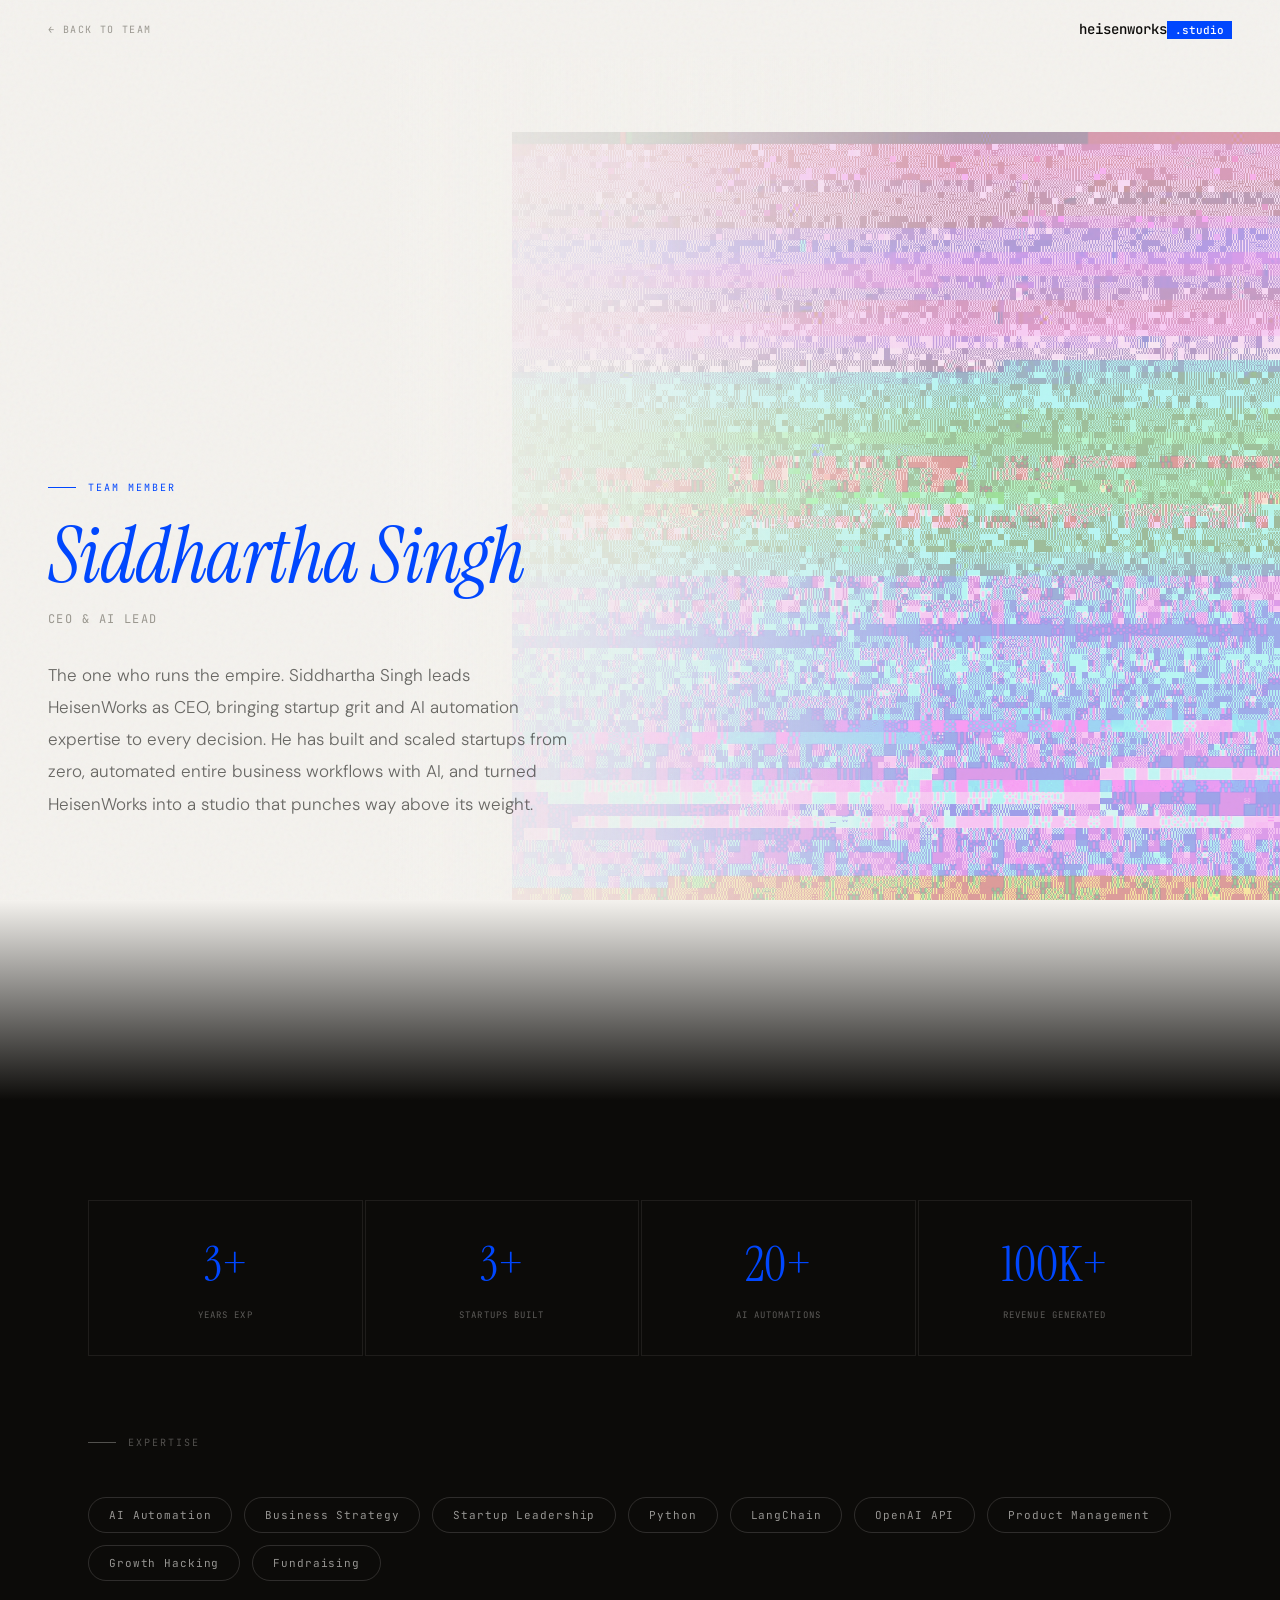
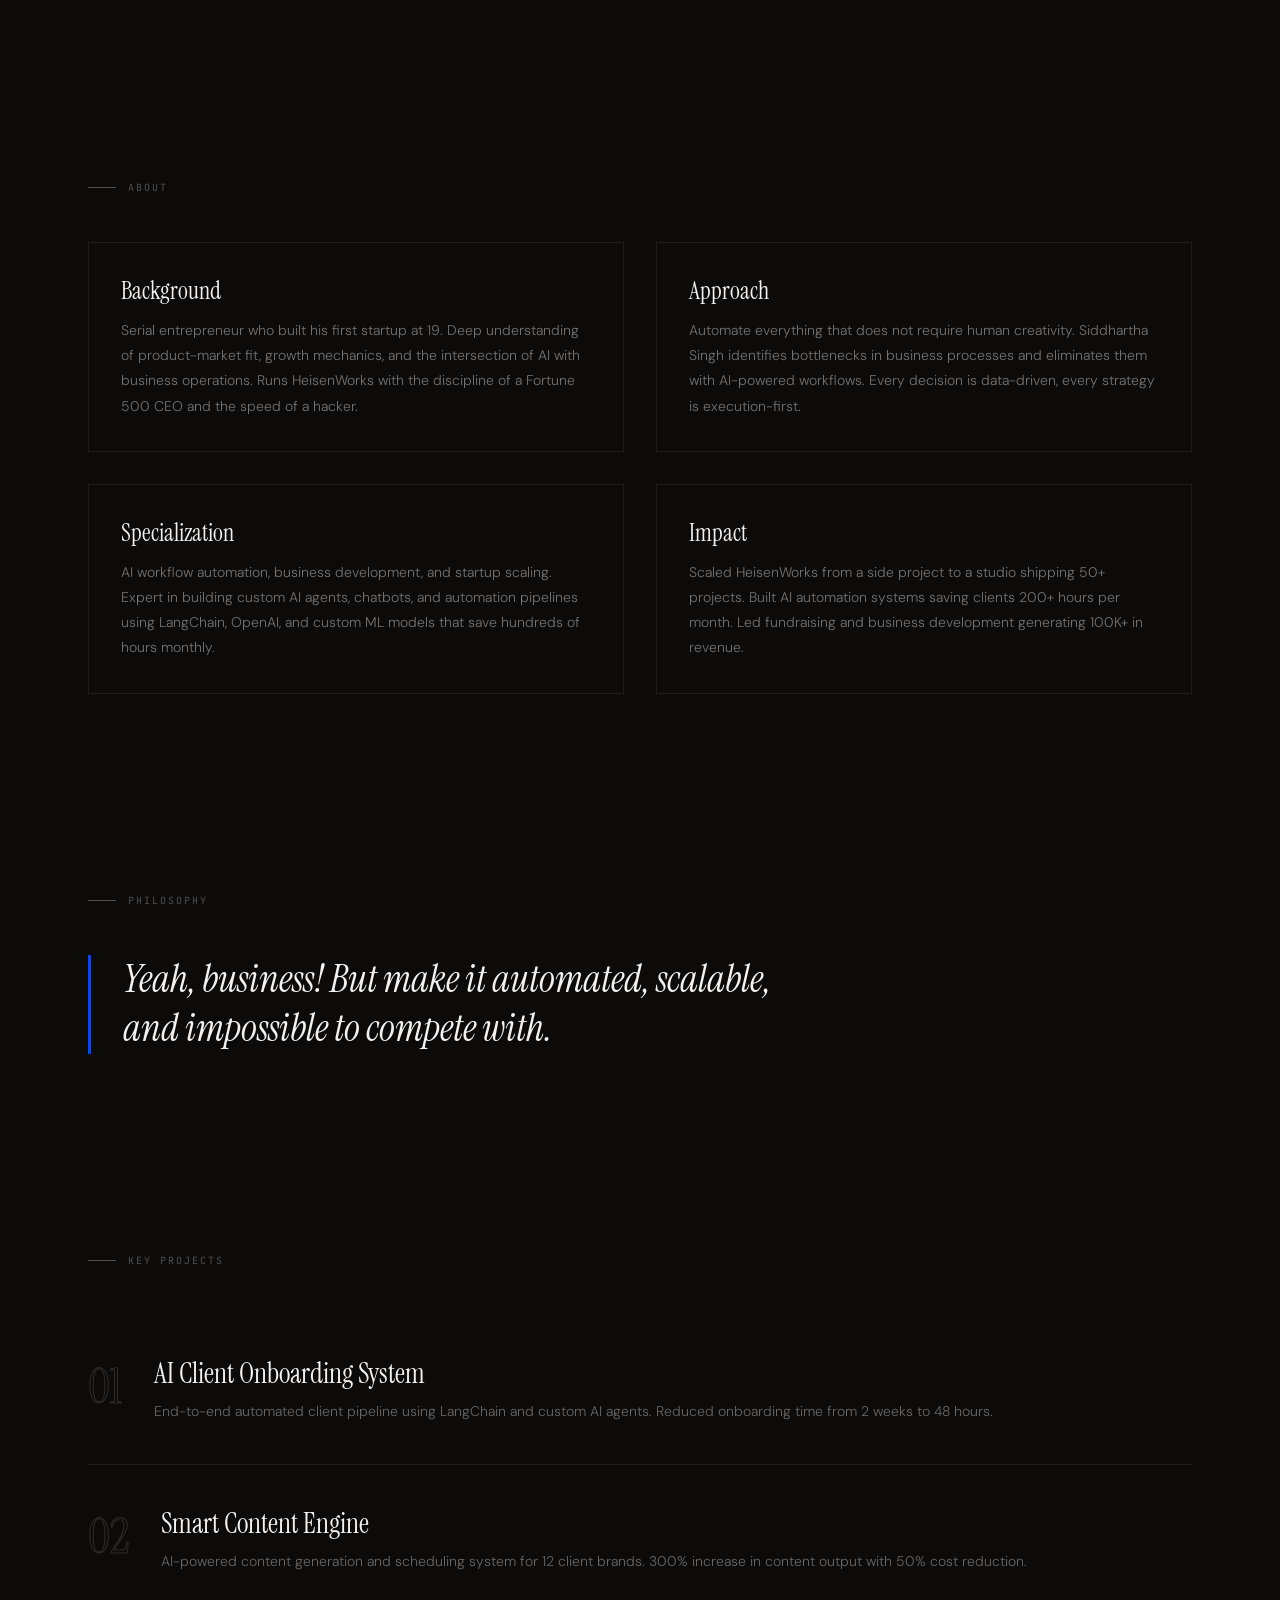
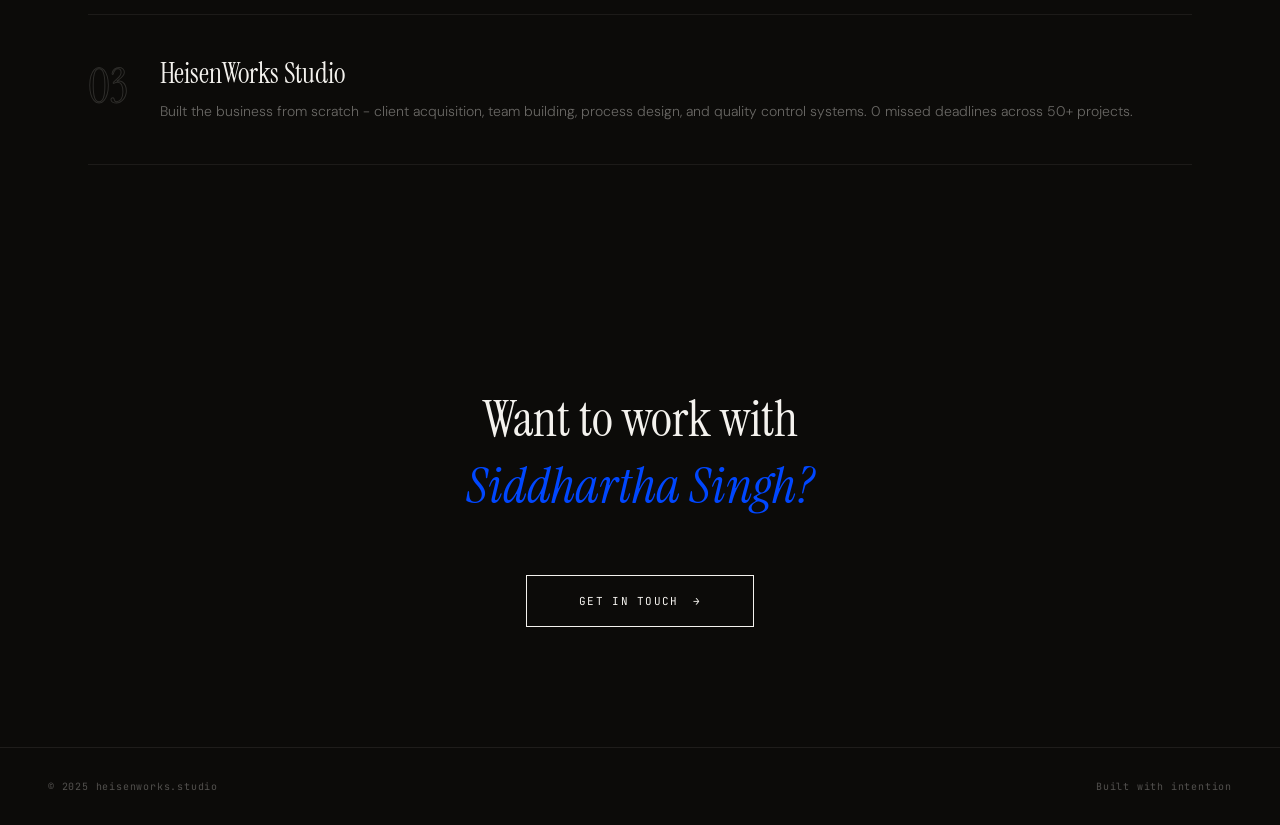
<file: team-siddhartha-singh.html>
<!DOCTYPE html><html lang="en"><head><meta charset="UTF-8"><meta name="viewport" content="width=device-width,initial-scale=1.0">
<title>Siddhartha Singh &mdash; HeisenWorks Studio</title>
<link href="https://fonts.googleapis.com/css2?family=Instrument+Serif:ital@0;1&family=JetBrains+Mono:wght@300;400;500&family=DM+Sans:ital,wght@0,200;0,300;0,400;1,300&display=swap" rel="stylesheet">
<style>
:root{--paper:#F4F2EE;--ink:#0C0B09;--cobalt:#0047FF;--muted:#9B9890;--border:#E0DDD6;--green:#1DB954}
*,*::before,*::after{margin:0;padding:0;box-sizing:border-box}
html{scroll-behavior:smooth}body{font-family:'DM Sans',sans-serif;color:var(--ink);overflow-x:hidden}
body::after{content:'';position:fixed;inset:0;background-image:url("data:image/svg+xml,%3Csvg viewBox='0 0 256 256' xmlns='http://www.w3.org/2000/svg'%3E%3Cfilter id='n'%3E%3CfeTurbulence type='fractalNoise' baseFrequency='0.9' numOctaves='4' stitchTiles='stitch'/%3E%3C/filter%3E%3Crect width='100%25' height='100%25' filter='url(%23n)'/%3E%3C/svg%3E");opacity:.04;pointer-events:none;z-index:9000;mix-blend-mode:multiply}
::selection{background:var(--cobalt);color:#fff}
.back-nav{position:fixed;top:0;left:0;right:0;z-index:8000;display:flex;align-items:center;justify-content:space-between;padding:20px 48px;backdrop-filter:blur(8px);background:rgba(244,242,238,.6);transition:background .4s}
.back-nav.dark{background:rgba(12,11,9,.8)}
.back-nav.dark .back-link,.back-nav.dark .nav-brand{color:var(--paper)}
.back-link{font-family:'JetBrains Mono',monospace;font-size:10px;letter-spacing:.14em;text-transform:uppercase;color:var(--muted);text-decoration:none;transition:color .3s}
.back-link:hover{color:var(--ink)}
.nav-brand{font-family:'JetBrains Mono',monospace;font-size:14px;font-weight:500;color:var(--ink);text-decoration:none;transition:color .3s}
.nav-brand span{background:var(--cobalt);color:#fff;padding:2px 8px;font-size:11px}
/* HERO - light */
.profile-hero{min-height:100vh;display:flex;align-items:flex-end;padding:120px 48px 80px;position:relative;overflow:hidden;background:var(--paper)}
.profile-hero-content{position:relative;z-index:3;max-width:600px}
.profile-tag{font-family:'JetBrains Mono',monospace;font-size:10px;letter-spacing:.2em;text-transform:uppercase;color:var(--cobalt);display:flex;align-items:center;gap:12px;margin-bottom:24px}
.profile-tag::before{content:'';width:28px;height:1px;background:var(--cobalt)}
.profile-name{font-family:'Instrument Serif',serif;font-size:clamp(48px,6vw,80px);font-weight:400;line-height:1;margin-bottom:16px;letter-spacing:-.02em}
.profile-name em{font-style:italic;color:var(--cobalt)}
.profile-role{font-family:'JetBrains Mono',monospace;font-size:12px;letter-spacing:.12em;text-transform:uppercase;color:var(--muted);margin-bottom:32px}
.profile-bio{font-size:17px;font-weight:300;line-height:1.9;color:rgba(12,11,9,.6);max-width:520px}
/* BB BACKGROUND AVATAR */
.bb-bg{position:fixed;top:0;right:0;width:60vw;height:100vh;z-index:1;pointer-events:none;opacity:.35;transition:opacity .8s,filter .8s}
.bb-bg img{width:100%;height:100%;object-fit:contain;object-position:right bottom;transition:transform 1.2s cubic-bezier(.16,1,.3,1),filter 1s}
.bb-bg.phase1{opacity:.5}
.bb-bg.phase1 img{filter:grayscale(60%) contrast(1.3);transform:scale(1.05) translateY(-10px)}
.bb-bg.phase2{opacity:.6}
.bb-bg.phase2 img{filter:grayscale(30%) contrast(1.4) brightness(0.8);transform:scale(1.12) translateY(-25px) rotate(2deg)}
.bb-bg.phase3{opacity:.25}
.bb-bg.phase3 img{filter:grayscale(80%) contrast(1.6) brightness(0.4);transform:scale(1.18) translateY(-40px) rotate(3deg)}
.hero-overlay{position:absolute;inset:0;background:linear-gradient(90deg,var(--paper) 30%,rgba(244,242,238,.7) 50%,transparent 75%);z-index:2;transition:background 1s}
.hero-overlay.dark{background:linear-gradient(90deg,var(--ink) 30%,rgba(12,11,9,.85) 50%,rgba(12,11,9,.4) 75%)}
/* TRANSITION ZONE */
.transition-zone{height:200px;background:linear-gradient(to bottom,var(--paper),var(--ink));position:relative;z-index:1}
/* DARK SECTIONS */
.dark-area{background:var(--ink);color:var(--paper);position:relative;z-index:1}
.section{padding:100px 48px;max-width:1200px;margin:0 auto}
.section-label{font-family:'JetBrains Mono',monospace;font-size:10px;letter-spacing:.2em;text-transform:uppercase;color:var(--cobalt);display:flex;align-items:center;gap:12px;margin-bottom:48px}
.section-label::before{content:'';width:28px;height:1px;background:var(--cobalt)}
.dark-area .section-label{color:rgba(244,242,238,.3)}
.dark-area .section-label::before{background:rgba(244,242,238,.3)}
/* SKILLS */
.skills-list{display:flex;flex-wrap:wrap;gap:12px}
.skill-pill{font-family:'JetBrains Mono',monospace;font-size:11px;letter-spacing:.08em;padding:10px 20px;border:1px solid rgba(244,242,238,.15);border-radius:100px;color:rgba(244,242,238,.6);transition:all .3s}
.skill-pill:hover{background:var(--cobalt);color:#fff;border-color:var(--cobalt);transform:translateY(-2px)}
/* DETAILS GRID */
.details-grid{display:grid;grid-template-columns:1fr 1fr;gap:32px}
.detail-card{padding:32px;border:1px solid rgba(244,242,238,.08);transition:border-color .3s}
.detail-card:hover{border-color:var(--cobalt)}
.detail-card h3{font-family:'Instrument Serif',serif;font-size:24px;font-weight:400;margin-bottom:12px}
.detail-card p{font-size:14px;font-weight:300;color:rgba(244,242,238,.45);line-height:1.8}
/* STATS */
.stats-row{display:grid;grid-template-columns:repeat(4,1fr);gap:2px;margin-bottom:80px}
.stat-box{padding:32px 24px;border:1px solid rgba(244,242,238,.08);text-align:center}
.stat-box .stat-n{font-family:'Instrument Serif',serif;font-size:48px;font-weight:400;display:block;margin-bottom:6px;color:var(--cobalt)}
.stat-box .stat-l{font-family:'JetBrains Mono',monospace;font-size:9px;letter-spacing:.12em;text-transform:uppercase;color:rgba(244,242,238,.35)}
/* QUOTE */
.profile-quote{font-family:'Instrument Serif',serif;font-size:clamp(28px,3vw,42px);line-height:1.3;font-weight:400;font-style:italic;max-width:700px;padding-left:32px;border-left:3px solid var(--cobalt);color:var(--paper)}
/* PROJECTS */
.project-item{padding:40px 0;border-bottom:1px solid rgba(244,242,238,.07);display:grid;grid-template-columns:auto 1fr;gap:32px;align-items:start}
.project-item:first-child{border-top:1px solid rgba(244,242,238,.07)}
.proj-num{font-family:'Instrument Serif',serif;font-size:48px;color:transparent;-webkit-text-stroke:1px rgba(244,242,238,.15)}
.proj-title{font-family:'Instrument Serif',serif;font-size:28px;font-weight:400;margin-bottom:8px}
.proj-desc{font-size:14px;font-weight:300;color:rgba(244,242,238,.4);line-height:1.7}
/* CTA */
.profile-cta{padding:120px 48px;text-align:center}
.cta-title{font-family:'Instrument Serif',serif;font-size:clamp(36px,4vw,56px);font-weight:400;margin-bottom:24px;color:var(--paper)}
.cta-title em{font-style:italic;color:var(--cobalt)}
.cta-btn{display:inline-flex;align-items:center;gap:14px;padding:18px 52px;border:1.5px solid var(--paper);font-family:'JetBrains Mono',monospace;font-size:11px;letter-spacing:.12em;text-transform:uppercase;color:var(--paper);text-decoration:none;position:relative;overflow:hidden;transition:color .35s;margin-top:32px}
.cta-btn::before{content:'';position:absolute;inset:0;background:var(--paper);transform:translateY(102%);transition:transform .4s cubic-bezier(.16,1,.3,1)}
.cta-btn:hover::before{transform:translateY(0)}.cta-btn:hover{color:var(--ink)}
.cta-btn span{position:relative;z-index:1}
footer{padding:32px 48px;border-top:1px solid rgba(244,242,238,.08);display:flex;justify-content:space-between;align-items:center;background:var(--ink)}
footer span{font-family:'JetBrains Mono',monospace;font-size:10px;letter-spacing:.08em;color:rgba(244,242,238,.3)}
.rev{opacity:0;transform:translateY(40px);transition:opacity .8s cubic-bezier(.16,1,.3,1),transform .8s cubic-bezier(.16,1,.3,1)}
.rev.in{opacity:1;transform:translateY(0)}.rev-d1{transition-delay:.1s}.rev-d2{transition-delay:.2s}.rev-d3{transition-delay:.3s}.rev-d4{transition-delay:.4s}
@media(max-width:768px){
.profile-hero{padding:100px 24px 60px;min-height:auto}
.section,.profile-cta{padding:60px 24px}
.details-grid{grid-template-columns:1fr}.stats-row{grid-template-columns:1fr 1fr}
.bb-bg{width:100vw;opacity:.15}
.hero-overlay{background:linear-gradient(180deg,var(--paper) 40%,rgba(244,242,238,.5) 70%,transparent)!important}
footer{padding:24px;flex-direction:column;gap:12px}
.project-item{grid-template-columns:1fr}
}
</style></head><body>
<div class="bb-bg" id="bbBg"><img src="avatar-siddhartha.png" alt=""></div>
<nav class="back-nav" id="topNav">
  <a href="index.html#team" class="back-link">&larr; Back to Team</a>
  <a href="index.html" class="nav-brand">heisenworks<span>.studio</span></a>
</nav>
<div class="profile-hero" id="heroSection">
  <div class="hero-overlay" id="heroOverlay"></div>
  <div class="profile-hero-content">
    <div class="profile-tag rev">Team Member</div>
    <h1 class="profile-name rev rev-d1"><em>Siddhartha Singh</em></h1>
    <div class="profile-role rev rev-d2">CEO & AI Lead</div>
    <p class="profile-bio rev rev-d3">The one who runs the empire. Siddhartha Singh leads HeisenWorks as CEO, bringing startup grit and AI automation expertise to every decision. He has built and scaled startups from zero, automated entire business workflows with AI, and turned HeisenWorks into a studio that punches way above its weight.</p>
  </div>
</div>
<div class="transition-zone"></div>
<div class="dark-area">
  <div class="section">
    <div class="stats-row rev">
      <div class="stat-box"><span class="stat-n">3+</span><span class="stat-l">Years Exp</span></div>
      <div class="stat-box"><span class="stat-n">3+</span><span class="stat-l">Startups Built</span></div>
      <div class="stat-box"><span class="stat-n">20+</span><span class="stat-l">AI Automations</span></div>
      <div class="stat-box"><span class="stat-n">100K+</span><span class="stat-l">Revenue Generated</span></div>
    </div>
    <div class="section-label rev">Expertise</div>
    <div class="skills-list rev rev-d1"><span class="skill-pill">AI Automation</span><span class="skill-pill">Business Strategy</span><span class="skill-pill">Startup Leadership</span><span class="skill-pill">Python</span><span class="skill-pill">LangChain</span><span class="skill-pill">OpenAI API</span><span class="skill-pill">Product Management</span><span class="skill-pill">Growth Hacking</span><span class="skill-pill">Fundraising</span></div>
  </div>
  <div class="section">
    <div class="section-label rev">About</div>
    <div class="details-grid"><div class="detail-card rev"><h3>Background</h3><p>Serial entrepreneur who built his first startup at 19. Deep understanding of product-market fit, growth mechanics, and the intersection of AI with business operations. Runs HeisenWorks with the discipline of a Fortune 500 CEO and the speed of a hacker.</p></div><div class="detail-card rev rev-d1"><h3>Approach</h3><p>Automate everything that does not require human creativity. Siddhartha Singh identifies bottlenecks in business processes and eliminates them with AI-powered workflows. Every decision is data-driven, every strategy is execution-first.</p></div><div class="detail-card rev rev-d2"><h3>Specialization</h3><p>AI workflow automation, business development, and startup scaling. Expert in building custom AI agents, chatbots, and automation pipelines using LangChain, OpenAI, and custom ML models that save hundreds of hours monthly.</p></div><div class="detail-card rev rev-d3"><h3>Impact</h3><p>Scaled HeisenWorks from a side project to a studio shipping 50+ projects. Built AI automation systems saving clients 200+ hours per month. Led fundraising and business development generating 100K+ in revenue.</p></div></div>
  </div>
  <div class="section">
    <div class="section-label rev">Philosophy</div>
    <blockquote class="profile-quote rev rev-d1">Yeah, business! But make it automated, scalable, and impossible to compete with.</blockquote>
  </div>
  <div class="section">
    <div class="section-label rev">Key Projects</div>
    <div class="project-item rev"><div class="proj-num">01</div><div><div class="proj-title">AI Client Onboarding System</div><div class="proj-desc">End-to-end automated client pipeline using LangChain and custom AI agents. Reduced onboarding time from 2 weeks to 48 hours.</div></div></div><div class="project-item rev rev-d1"><div class="proj-num">02</div><div><div class="proj-title">Smart Content Engine</div><div class="proj-desc">AI-powered content generation and scheduling system for 12 client brands. 300% increase in content output with 50% cost reduction.</div></div></div><div class="project-item rev rev-d2"><div class="proj-num">03</div><div><div class="proj-title">HeisenWorks Studio</div><div class="proj-desc">Built the business from scratch - client acquisition, team building, process design, and quality control systems. 0 missed deadlines across 50+ projects.</div></div></div>
  </div>
  <div class="profile-cta rev">
    <h2 class="cta-title">Want to work with<br><em>Siddhartha Singh?</em></h2>
    <a href="mailto:heisenworks1@gmail.com" class="cta-btn"><span>Get in touch</span><span>&rarr;</span></a>
  </div>
</div>
<footer><span>&copy; 2025 heisenworks.studio</span><span>Built with intention</span></footer>
<script>
const obs=new IntersectionObserver(e=>{e.forEach(el=>{if(el.isIntersecting)el.target.classList.add('in')})},{threshold:.1,rootMargin:'0px 0px -30px 0px'});
document.querySelectorAll('.rev').forEach(el=>obs.observe(el));
const bb=document.getElementById('bbBg'),nav=document.getElementById('topNav'),ov=document.getElementById('heroOverlay'),hero=document.getElementById('heroSection');
window.addEventListener('scroll',()=>{const p=window.scrollY/window.innerHeight;
bb.classList.remove('phase1','phase2','phase3');
if(p>.8){bb.classList.add('phase3');nav.classList.add('dark');ov.classList.add('dark');hero.style.background='var(--ink)';}
else if(p>.4){bb.classList.add('phase2');nav.classList.add('dark');ov.classList.add('dark');hero.style.background='var(--ink)';}
else if(p>.15){bb.classList.add('phase1');nav.classList.remove('dark');ov.classList.remove('dark');hero.style.background='';}
else{nav.classList.remove('dark');ov.classList.remove('dark');hero.style.background='';}
},{passive:true});
</script></body></html>
</file>
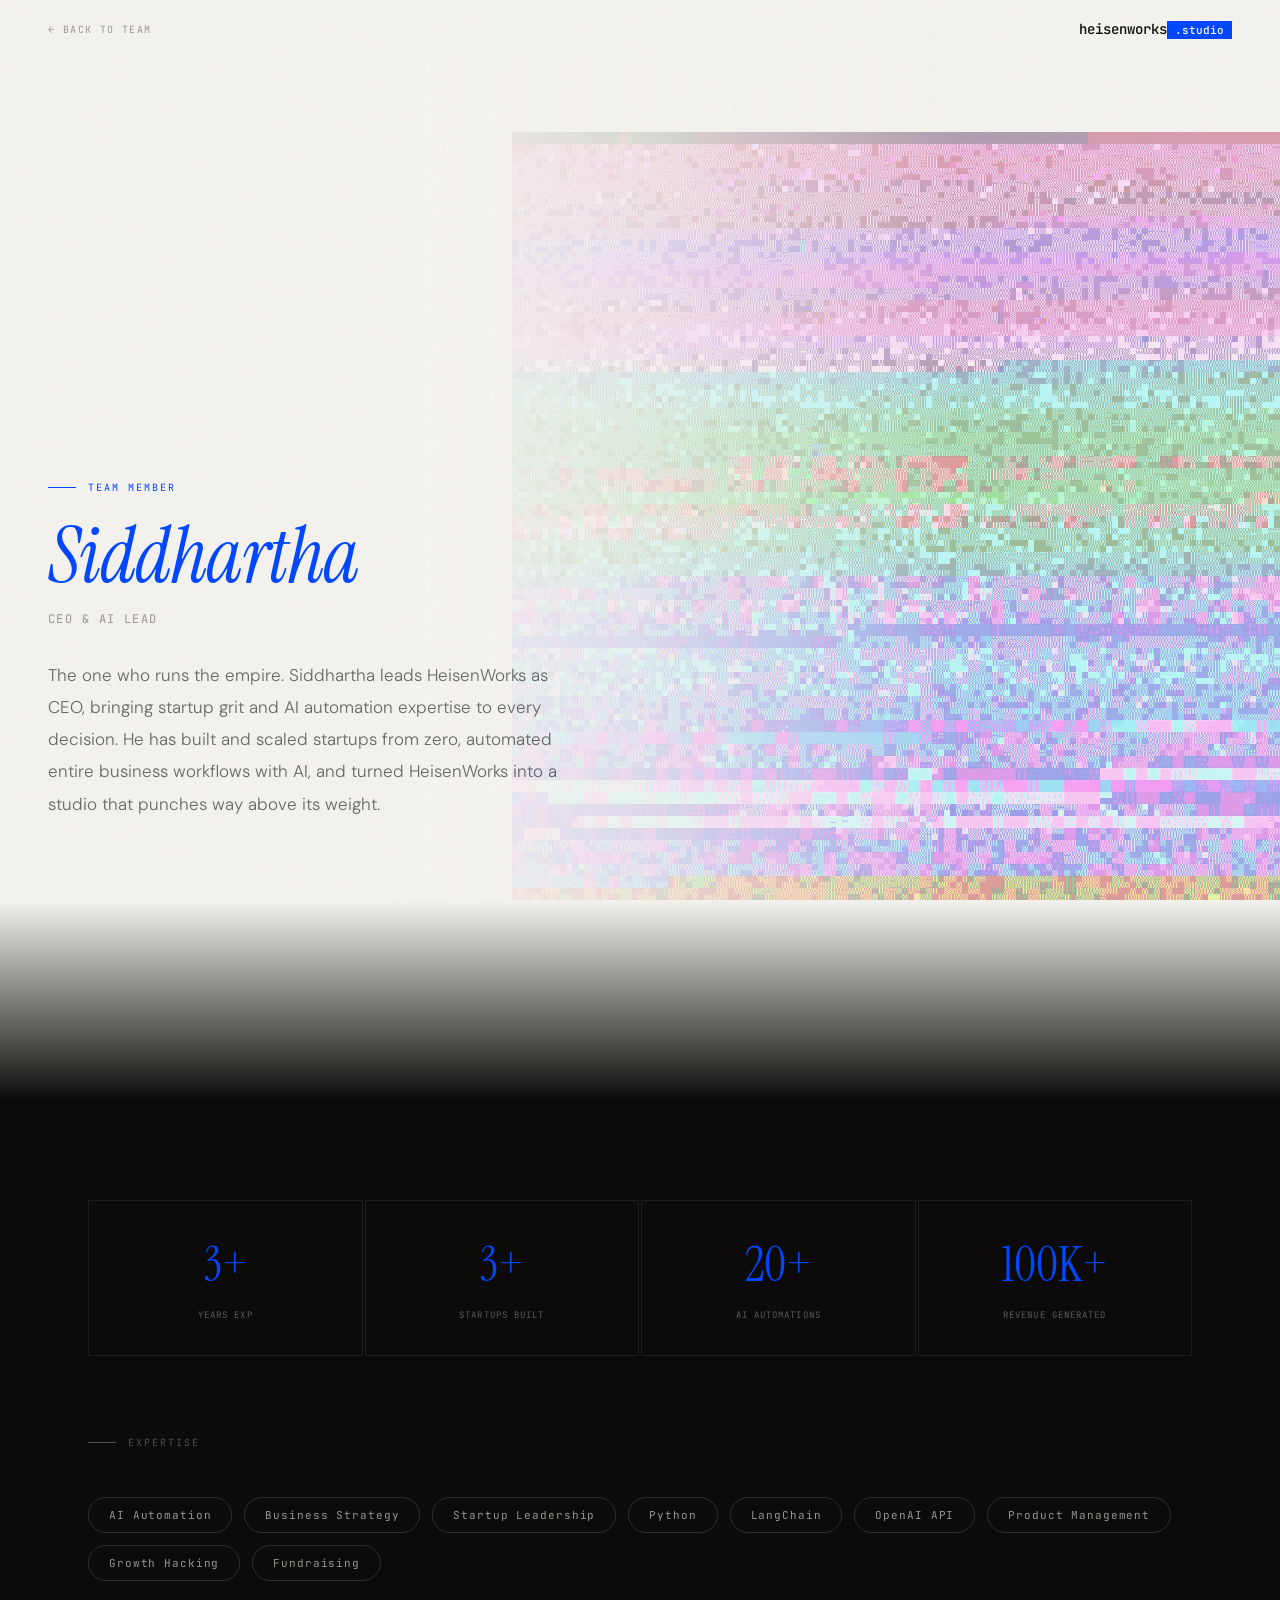
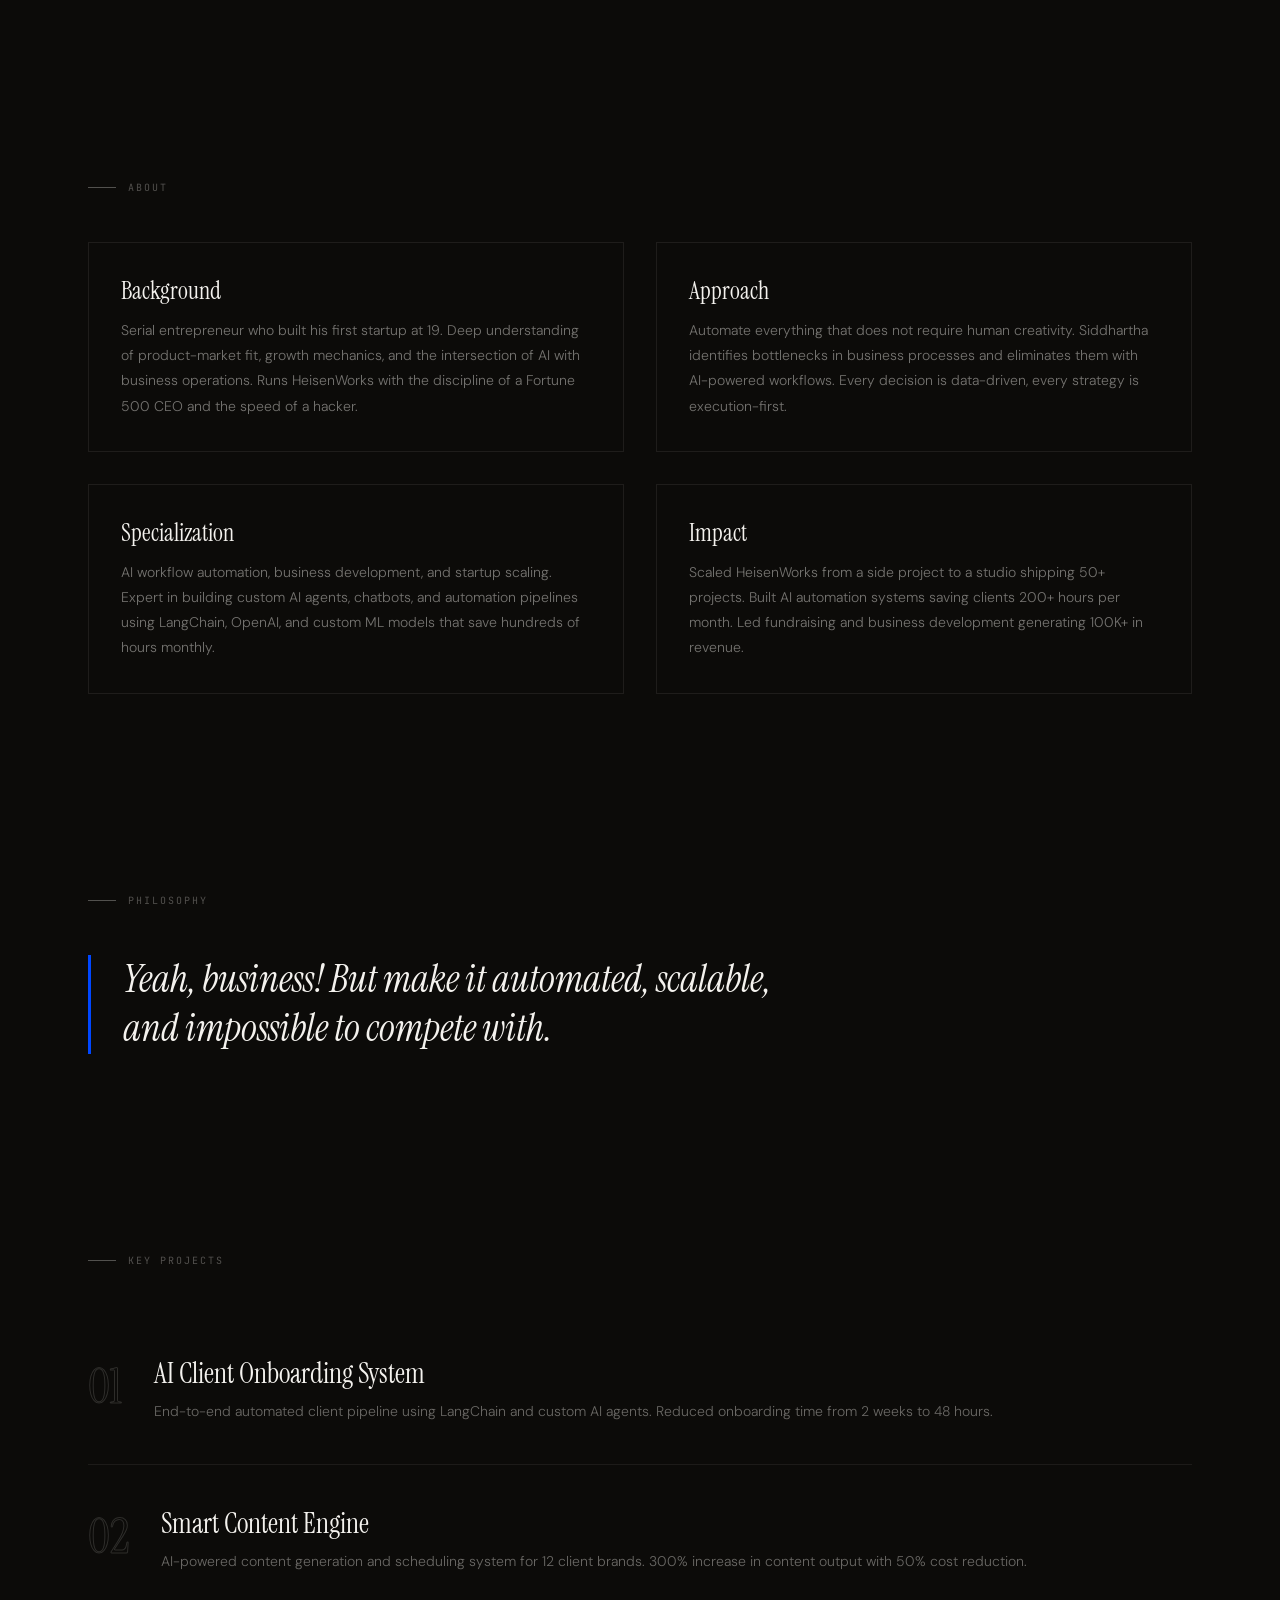
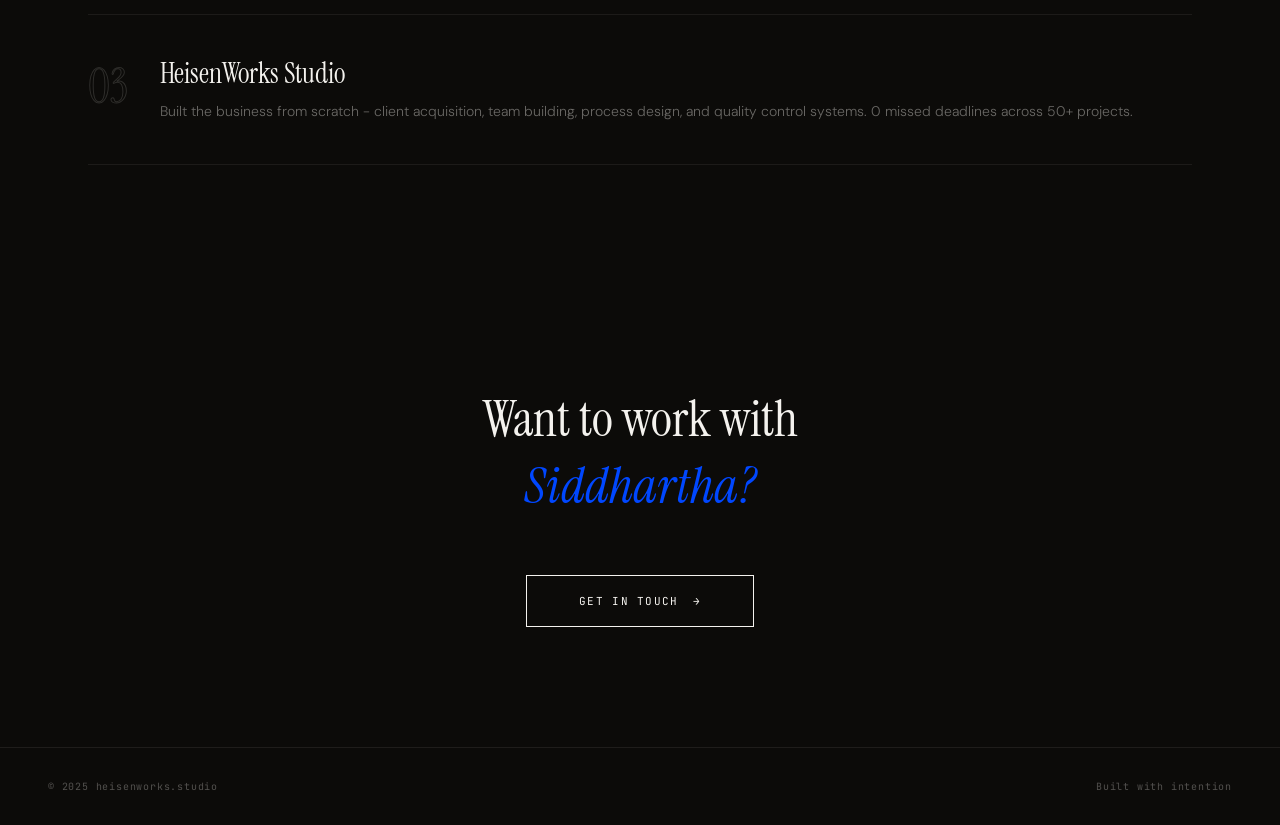
<file: team-siddhartha.html>
<!DOCTYPE html><html lang="en"><head><meta charset="UTF-8"><meta name="viewport" content="width=device-width,initial-scale=1.0">
<title>Siddhartha &mdash; HeisenWorks Studio</title>
<link href="https://fonts.googleapis.com/css2?family=Instrument+Serif:ital@0;1&family=JetBrains+Mono:wght@300;400;500&family=DM+Sans:ital,wght@0,200;0,300;0,400;1,300&display=swap" rel="stylesheet">
<style>
:root{--paper:#F4F2EE;--ink:#0C0B09;--cobalt:#0047FF;--muted:#9B9890;--border:#E0DDD6;--green:#1DB954}
*,*::before,*::after{margin:0;padding:0;box-sizing:border-box}
html{scroll-behavior:smooth}body{font-family:'DM Sans',sans-serif;color:var(--ink);overflow-x:hidden}
body::after{content:'';position:fixed;inset:0;background-image:url("data:image/svg+xml,%3Csvg viewBox='0 0 256 256' xmlns='http://www.w3.org/2000/svg'%3E%3Cfilter id='n'%3E%3CfeTurbulence type='fractalNoise' baseFrequency='0.9' numOctaves='4' stitchTiles='stitch'/%3E%3C/filter%3E%3Crect width='100%25' height='100%25' filter='url(%23n)'/%3E%3C/svg%3E");opacity:.04;pointer-events:none;z-index:9000;mix-blend-mode:multiply}
::selection{background:var(--cobalt);color:#fff}
.back-nav{position:fixed;top:0;left:0;right:0;z-index:8000;display:flex;align-items:center;justify-content:space-between;padding:20px 48px;backdrop-filter:blur(8px);background:rgba(244,242,238,.6);transition:background .4s}
.back-nav.dark{background:rgba(12,11,9,.8)}
.back-nav.dark .back-link,.back-nav.dark .nav-brand{color:var(--paper)}
.back-link{font-family:'JetBrains Mono',monospace;font-size:10px;letter-spacing:.14em;text-transform:uppercase;color:var(--muted);text-decoration:none;transition:color .3s}
.back-link:hover{color:var(--ink)}
.nav-brand{font-family:'JetBrains Mono',monospace;font-size:14px;font-weight:500;color:var(--ink);text-decoration:none;transition:color .3s}
.nav-brand span{background:var(--cobalt);color:#fff;padding:2px 8px;font-size:11px}
/* HERO - light */
.profile-hero{min-height:100vh;display:flex;align-items:flex-end;padding:120px 48px 80px;position:relative;overflow:hidden;background:var(--paper)}
.profile-hero-content{position:relative;z-index:3;max-width:600px}
.profile-tag{font-family:'JetBrains Mono',monospace;font-size:10px;letter-spacing:.2em;text-transform:uppercase;color:var(--cobalt);display:flex;align-items:center;gap:12px;margin-bottom:24px}
.profile-tag::before{content:'';width:28px;height:1px;background:var(--cobalt)}
.profile-name{font-family:'Instrument Serif',serif;font-size:clamp(48px,6vw,80px);font-weight:400;line-height:1;margin-bottom:16px;letter-spacing:-.02em}
.profile-name em{font-style:italic;color:var(--cobalt)}
.profile-role{font-family:'JetBrains Mono',monospace;font-size:12px;letter-spacing:.12em;text-transform:uppercase;color:var(--muted);margin-bottom:32px}
.profile-bio{font-size:17px;font-weight:300;line-height:1.9;color:rgba(12,11,9,.6);max-width:520px}
/* BB BACKGROUND AVATAR */
.bb-bg{position:fixed;top:0;right:0;width:60vw;height:100vh;z-index:1;pointer-events:none;opacity:.35;transition:opacity .8s,filter .8s}
.bb-bg img{width:100%;height:100%;object-fit:contain;object-position:right bottom;transition:transform 1.2s cubic-bezier(.16,1,.3,1),filter 1s}
.bb-bg.phase1{opacity:.5}
.bb-bg.phase1 img{filter:grayscale(60%) contrast(1.3);transform:scale(1.05) translateY(-10px)}
.bb-bg.phase2{opacity:.6}
.bb-bg.phase2 img{filter:grayscale(30%) contrast(1.4) brightness(0.8);transform:scale(1.12) translateY(-25px) rotate(2deg)}
.bb-bg.phase3{opacity:.25}
.bb-bg.phase3 img{filter:grayscale(80%) contrast(1.6) brightness(0.4);transform:scale(1.18) translateY(-40px) rotate(3deg)}
.hero-overlay{position:absolute;inset:0;background:linear-gradient(90deg,var(--paper) 30%,rgba(244,242,238,.7) 50%,transparent 75%);z-index:2;transition:background 1s}
.hero-overlay.dark{background:linear-gradient(90deg,var(--ink) 30%,rgba(12,11,9,.85) 50%,rgba(12,11,9,.4) 75%)}
/* TRANSITION ZONE */
.transition-zone{height:200px;background:linear-gradient(to bottom,var(--paper),var(--ink));position:relative;z-index:1}
/* DARK SECTIONS */
.dark-area{background:var(--ink);color:var(--paper);position:relative;z-index:1}
.section{padding:100px 48px;max-width:1200px;margin:0 auto}
.section-label{font-family:'JetBrains Mono',monospace;font-size:10px;letter-spacing:.2em;text-transform:uppercase;color:var(--cobalt);display:flex;align-items:center;gap:12px;margin-bottom:48px}
.section-label::before{content:'';width:28px;height:1px;background:var(--cobalt)}
.dark-area .section-label{color:rgba(244,242,238,.3)}
.dark-area .section-label::before{background:rgba(244,242,238,.3)}
/* SKILLS */
.skills-list{display:flex;flex-wrap:wrap;gap:12px}
.skill-pill{font-family:'JetBrains Mono',monospace;font-size:11px;letter-spacing:.08em;padding:10px 20px;border:1px solid rgba(244,242,238,.15);border-radius:100px;color:rgba(244,242,238,.6);transition:all .3s}
.skill-pill:hover{background:var(--cobalt);color:#fff;border-color:var(--cobalt);transform:translateY(-2px)}
/* DETAILS GRID */
.details-grid{display:grid;grid-template-columns:1fr 1fr;gap:32px}
.detail-card{padding:32px;border:1px solid rgba(244,242,238,.08);transition:border-color .3s}
.detail-card:hover{border-color:var(--cobalt)}
.detail-card h3{font-family:'Instrument Serif',serif;font-size:24px;font-weight:400;margin-bottom:12px}
.detail-card p{font-size:14px;font-weight:300;color:rgba(244,242,238,.45);line-height:1.8}
/* STATS */
.stats-row{display:grid;grid-template-columns:repeat(4,1fr);gap:2px;margin-bottom:80px}
.stat-box{padding:32px 24px;border:1px solid rgba(244,242,238,.08);text-align:center}
.stat-box .stat-n{font-family:'Instrument Serif',serif;font-size:48px;font-weight:400;display:block;margin-bottom:6px;color:var(--cobalt)}
.stat-box .stat-l{font-family:'JetBrains Mono',monospace;font-size:9px;letter-spacing:.12em;text-transform:uppercase;color:rgba(244,242,238,.35)}
/* QUOTE */
.profile-quote{font-family:'Instrument Serif',serif;font-size:clamp(28px,3vw,42px);line-height:1.3;font-weight:400;font-style:italic;max-width:700px;padding-left:32px;border-left:3px solid var(--cobalt);color:var(--paper)}
/* PROJECTS */
.project-item{padding:40px 0;border-bottom:1px solid rgba(244,242,238,.07);display:grid;grid-template-columns:auto 1fr;gap:32px;align-items:start}
.project-item:first-child{border-top:1px solid rgba(244,242,238,.07)}
.proj-num{font-family:'Instrument Serif',serif;font-size:48px;color:transparent;-webkit-text-stroke:1px rgba(244,242,238,.15)}
.proj-title{font-family:'Instrument Serif',serif;font-size:28px;font-weight:400;margin-bottom:8px}
.proj-desc{font-size:14px;font-weight:300;color:rgba(244,242,238,.4);line-height:1.7}
/* CTA */
.profile-cta{padding:120px 48px;text-align:center}
.cta-title{font-family:'Instrument Serif',serif;font-size:clamp(36px,4vw,56px);font-weight:400;margin-bottom:24px;color:var(--paper)}
.cta-title em{font-style:italic;color:var(--cobalt)}
.cta-btn{display:inline-flex;align-items:center;gap:14px;padding:18px 52px;border:1.5px solid var(--paper);font-family:'JetBrains Mono',monospace;font-size:11px;letter-spacing:.12em;text-transform:uppercase;color:var(--paper);text-decoration:none;position:relative;overflow:hidden;transition:color .35s;margin-top:32px}
.cta-btn::before{content:'';position:absolute;inset:0;background:var(--paper);transform:translateY(102%);transition:transform .4s cubic-bezier(.16,1,.3,1)}
.cta-btn:hover::before{transform:translateY(0)}.cta-btn:hover{color:var(--ink)}
.cta-btn span{position:relative;z-index:1}
footer{padding:32px 48px;border-top:1px solid rgba(244,242,238,.08);display:flex;justify-content:space-between;align-items:center;background:var(--ink)}
footer span{font-family:'JetBrains Mono',monospace;font-size:10px;letter-spacing:.08em;color:rgba(244,242,238,.3)}
.rev{opacity:0;transform:translateY(40px);transition:opacity .8s cubic-bezier(.16,1,.3,1),transform .8s cubic-bezier(.16,1,.3,1)}
.rev.in{opacity:1;transform:translateY(0)}.rev-d1{transition-delay:.1s}.rev-d2{transition-delay:.2s}.rev-d3{transition-delay:.3s}.rev-d4{transition-delay:.4s}
@media(max-width:768px){
.profile-hero{padding:100px 24px 60px;min-height:auto}
.section,.profile-cta{padding:60px 24px}
.details-grid{grid-template-columns:1fr}.stats-row{grid-template-columns:1fr 1fr}
.bb-bg{width:100vw;opacity:.15}
.hero-overlay{background:linear-gradient(180deg,var(--paper) 40%,rgba(244,242,238,.5) 70%,transparent)!important}
footer{padding:24px;flex-direction:column;gap:12px}
.project-item{grid-template-columns:1fr}
}
</style></head><body>
<div class="bb-bg" id="bbBg"><img src="avatar-siddhartha.png" alt=""></div>
<nav class="back-nav" id="topNav">
  <a href="heisenworks_v5.html#team" class="back-link">&larr; Back to Team</a>
  <a href="heisenworks_v5.html" class="nav-brand">heisenworks<span>.studio</span></a>
</nav>
<div class="profile-hero" id="heroSection">
  <div class="hero-overlay" id="heroOverlay"></div>
  <div class="profile-hero-content">
    <div class="profile-tag rev">Team Member</div>
    <h1 class="profile-name rev rev-d1"><em>Siddhartha</em></h1>
    <div class="profile-role rev rev-d2">CEO & AI Lead</div>
    <p class="profile-bio rev rev-d3">The one who runs the empire. Siddhartha leads HeisenWorks as CEO, bringing startup grit and AI automation expertise to every decision. He has built and scaled startups from zero, automated entire business workflows with AI, and turned HeisenWorks into a studio that punches way above its weight.</p>
  </div>
</div>
<div class="transition-zone"></div>
<div class="dark-area">
  <div class="section">
    <div class="stats-row rev">
      <div class="stat-box"><span class="stat-n">3+</span><span class="stat-l">Years Exp</span></div>
      <div class="stat-box"><span class="stat-n">3+</span><span class="stat-l">Startups Built</span></div>
      <div class="stat-box"><span class="stat-n">20+</span><span class="stat-l">AI Automations</span></div>
      <div class="stat-box"><span class="stat-n">100K+</span><span class="stat-l">Revenue Generated</span></div>
    </div>
    <div class="section-label rev">Expertise</div>
    <div class="skills-list rev rev-d1"><span class="skill-pill">AI Automation</span><span class="skill-pill">Business Strategy</span><span class="skill-pill">Startup Leadership</span><span class="skill-pill">Python</span><span class="skill-pill">LangChain</span><span class="skill-pill">OpenAI API</span><span class="skill-pill">Product Management</span><span class="skill-pill">Growth Hacking</span><span class="skill-pill">Fundraising</span></div>
  </div>
  <div class="section">
    <div class="section-label rev">About</div>
    <div class="details-grid"><div class="detail-card rev"><h3>Background</h3><p>Serial entrepreneur who built his first startup at 19. Deep understanding of product-market fit, growth mechanics, and the intersection of AI with business operations. Runs HeisenWorks with the discipline of a Fortune 500 CEO and the speed of a hacker.</p></div><div class="detail-card rev rev-d1"><h3>Approach</h3><p>Automate everything that does not require human creativity. Siddhartha identifies bottlenecks in business processes and eliminates them with AI-powered workflows. Every decision is data-driven, every strategy is execution-first.</p></div><div class="detail-card rev rev-d2"><h3>Specialization</h3><p>AI workflow automation, business development, and startup scaling. Expert in building custom AI agents, chatbots, and automation pipelines using LangChain, OpenAI, and custom ML models that save hundreds of hours monthly.</p></div><div class="detail-card rev rev-d3"><h3>Impact</h3><p>Scaled HeisenWorks from a side project to a studio shipping 50+ projects. Built AI automation systems saving clients 200+ hours per month. Led fundraising and business development generating 100K+ in revenue.</p></div></div>
  </div>
  <div class="section">
    <div class="section-label rev">Philosophy</div>
    <blockquote class="profile-quote rev rev-d1">Yeah, business! But make it automated, scalable, and impossible to compete with.</blockquote>
  </div>
  <div class="section">
    <div class="section-label rev">Key Projects</div>
    <div class="project-item rev"><div class="proj-num">01</div><div><div class="proj-title">AI Client Onboarding System</div><div class="proj-desc">End-to-end automated client pipeline using LangChain and custom AI agents. Reduced onboarding time from 2 weeks to 48 hours.</div></div></div><div class="project-item rev rev-d1"><div class="proj-num">02</div><div><div class="proj-title">Smart Content Engine</div><div class="proj-desc">AI-powered content generation and scheduling system for 12 client brands. 300% increase in content output with 50% cost reduction.</div></div></div><div class="project-item rev rev-d2"><div class="proj-num">03</div><div><div class="proj-title">HeisenWorks Studio</div><div class="proj-desc">Built the business from scratch - client acquisition, team building, process design, and quality control systems. 0 missed deadlines across 50+ projects.</div></div></div>
  </div>
  <div class="profile-cta rev">
    <h2 class="cta-title">Want to work with<br><em>Siddhartha?</em></h2>
    <a href="mailto:heisenworks1@gmail.com" class="cta-btn"><span>Get in touch</span><span>&rarr;</span></a>
  </div>
</div>
<footer><span>&copy; 2025 heisenworks.studio</span><span>Built with intention</span></footer>
<script>
const obs=new IntersectionObserver(e=>{e.forEach(el=>{if(el.isIntersecting)el.target.classList.add('in')})},{threshold:.1,rootMargin:'0px 0px -30px 0px'});
document.querySelectorAll('.rev').forEach(el=>obs.observe(el));
const bb=document.getElementById('bbBg'),nav=document.getElementById('topNav'),ov=document.getElementById('heroOverlay'),hero=document.getElementById('heroSection');
window.addEventListener('scroll',()=>{const p=window.scrollY/window.innerHeight;
bb.classList.remove('phase1','phase2','phase3');
if(p>.8){bb.classList.add('phase3');nav.classList.add('dark');ov.classList.add('dark');hero.style.background='var(--ink)';}
else if(p>.4){bb.classList.add('phase2');nav.classList.add('dark');ov.classList.add('dark');hero.style.background='var(--ink)';}
else if(p>.15){bb.classList.add('phase1');nav.classList.remove('dark');ov.classList.remove('dark');hero.style.background='';}
else{nav.classList.remove('dark');ov.classList.remove('dark');hero.style.background='';}
},{passive:true});
</script></body></html>
</file>
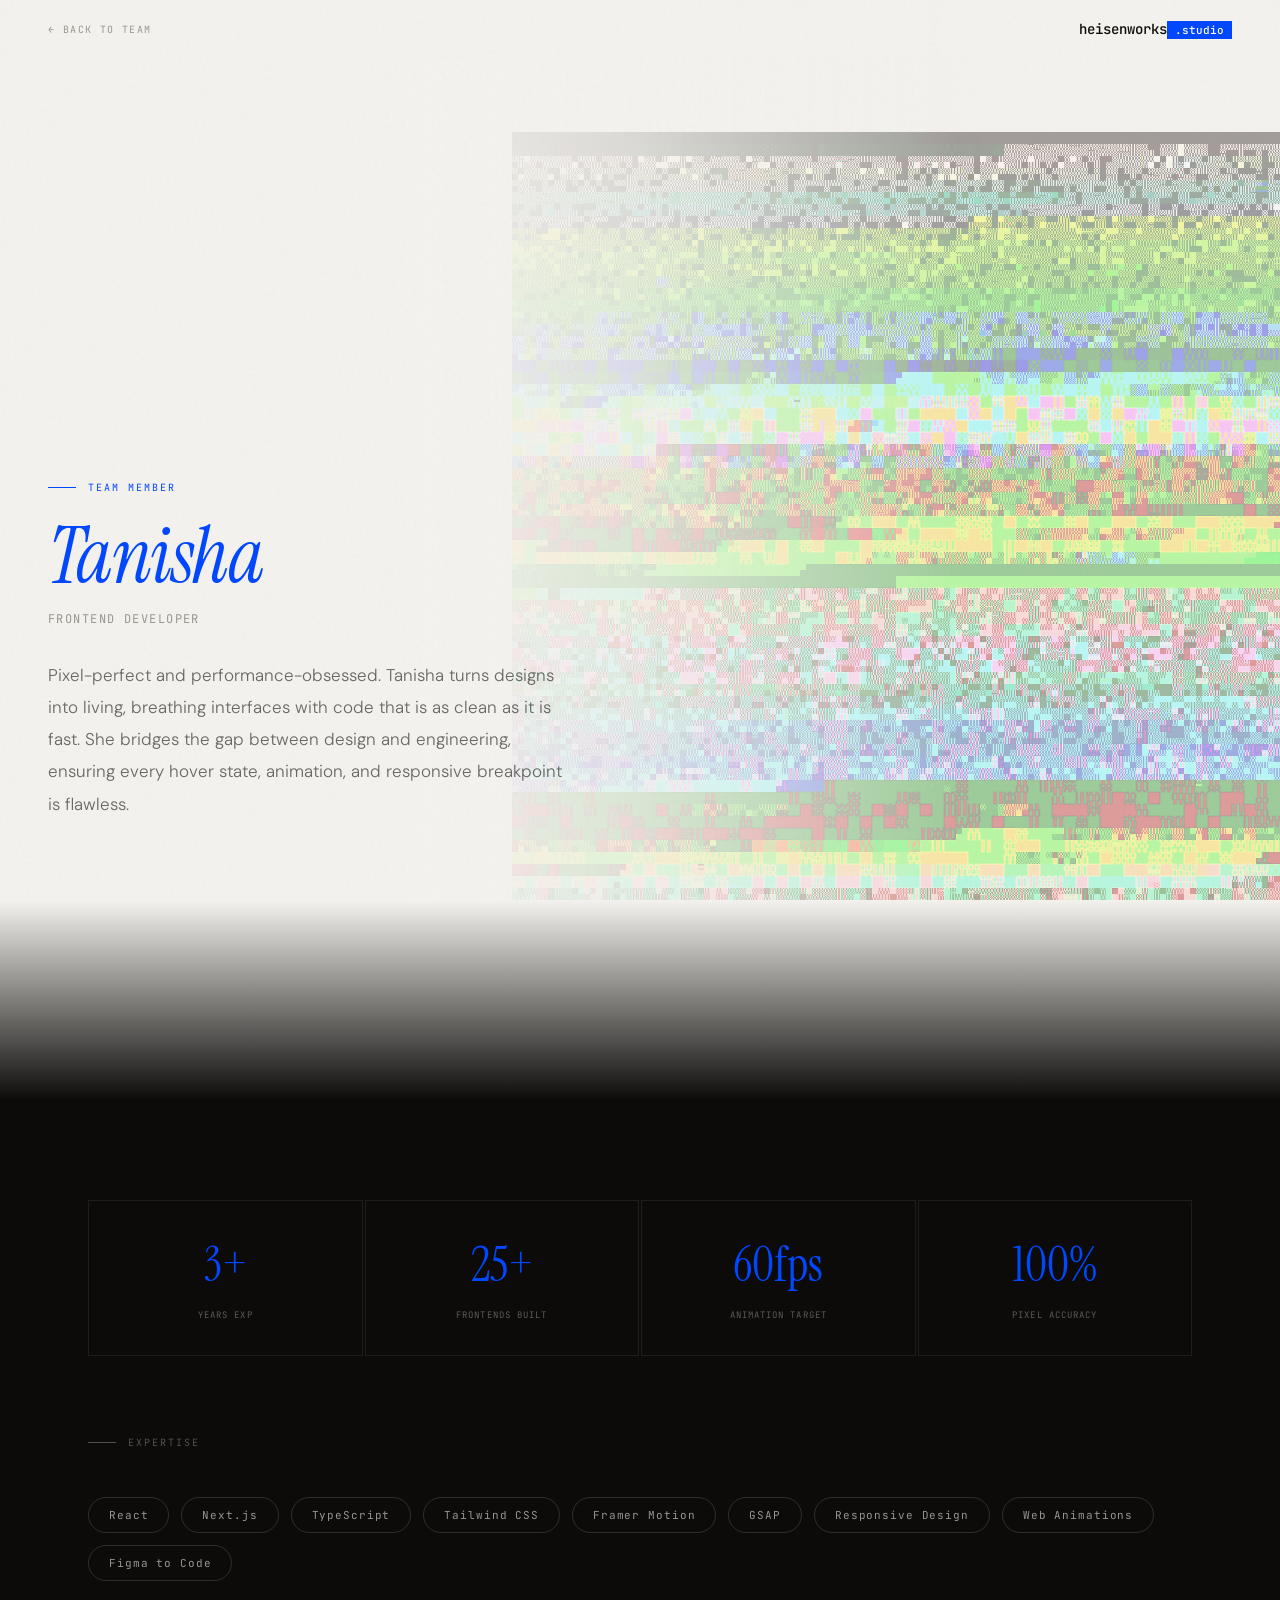
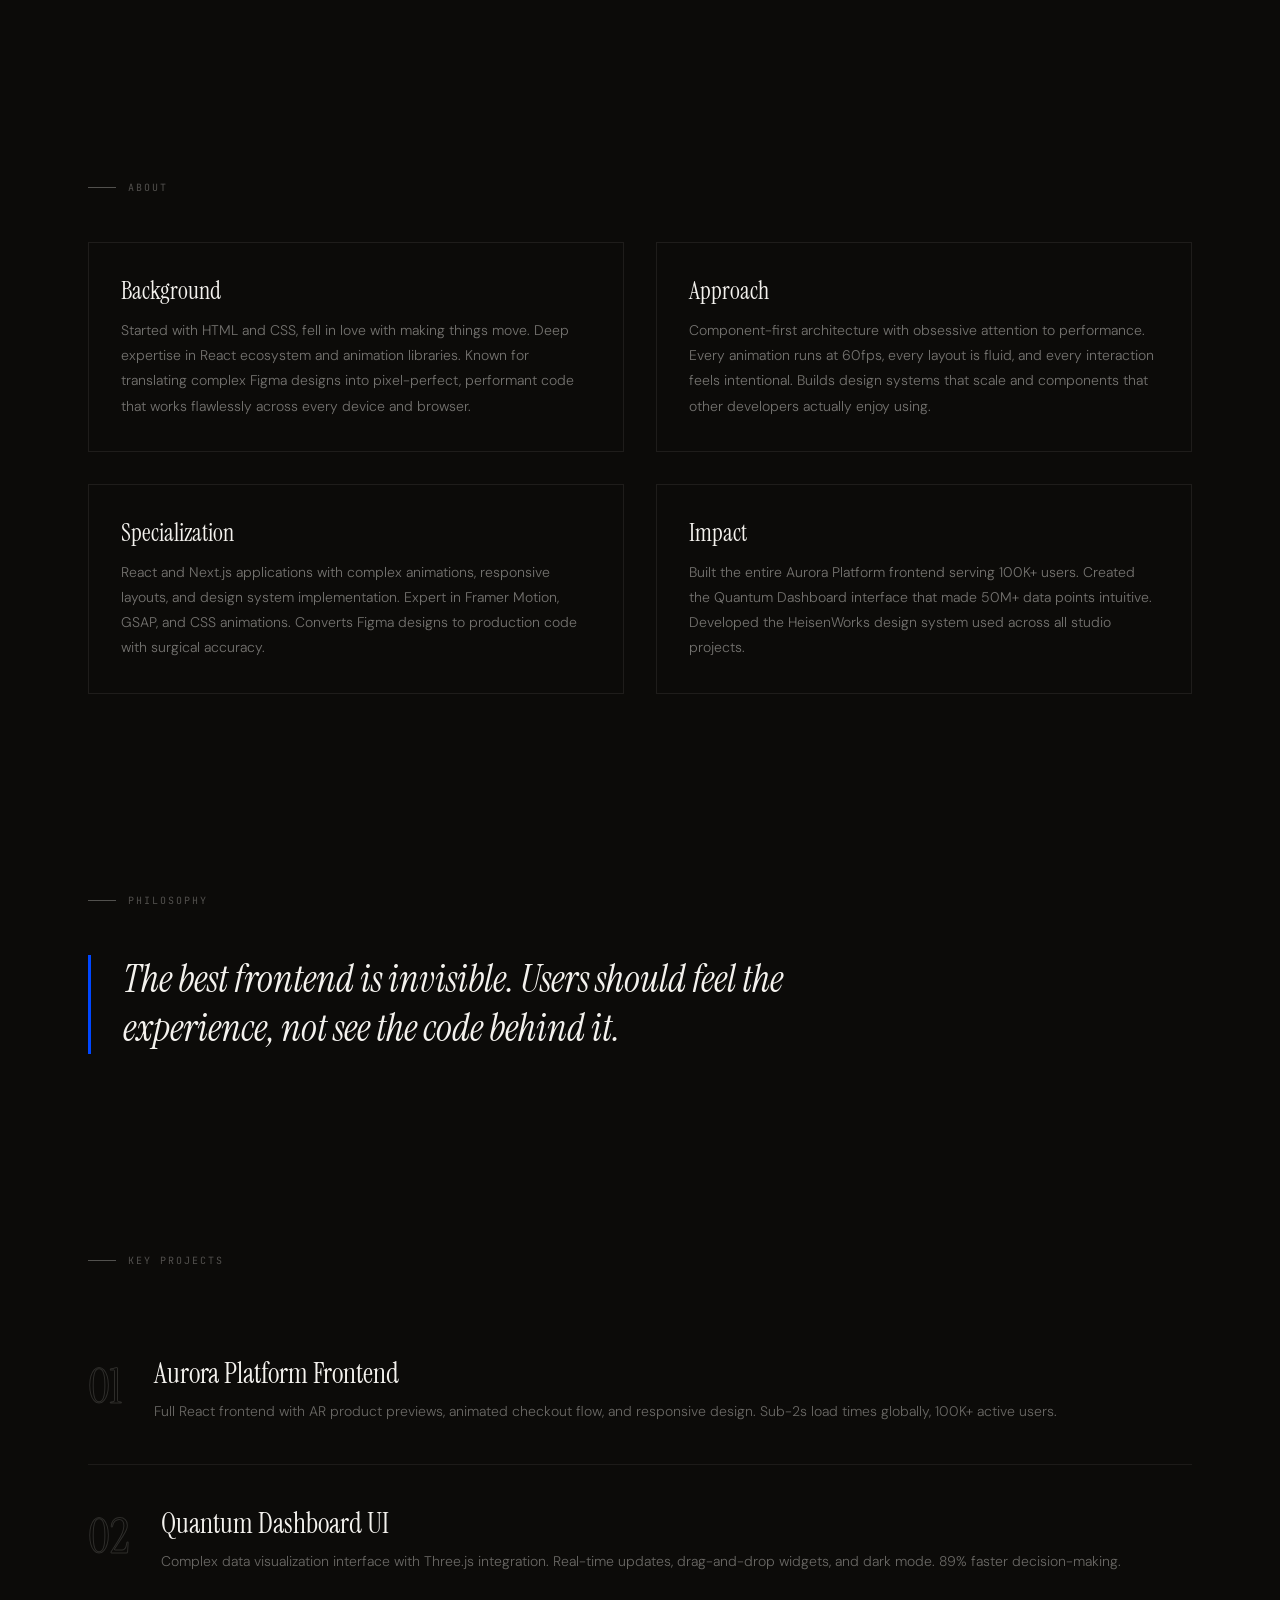
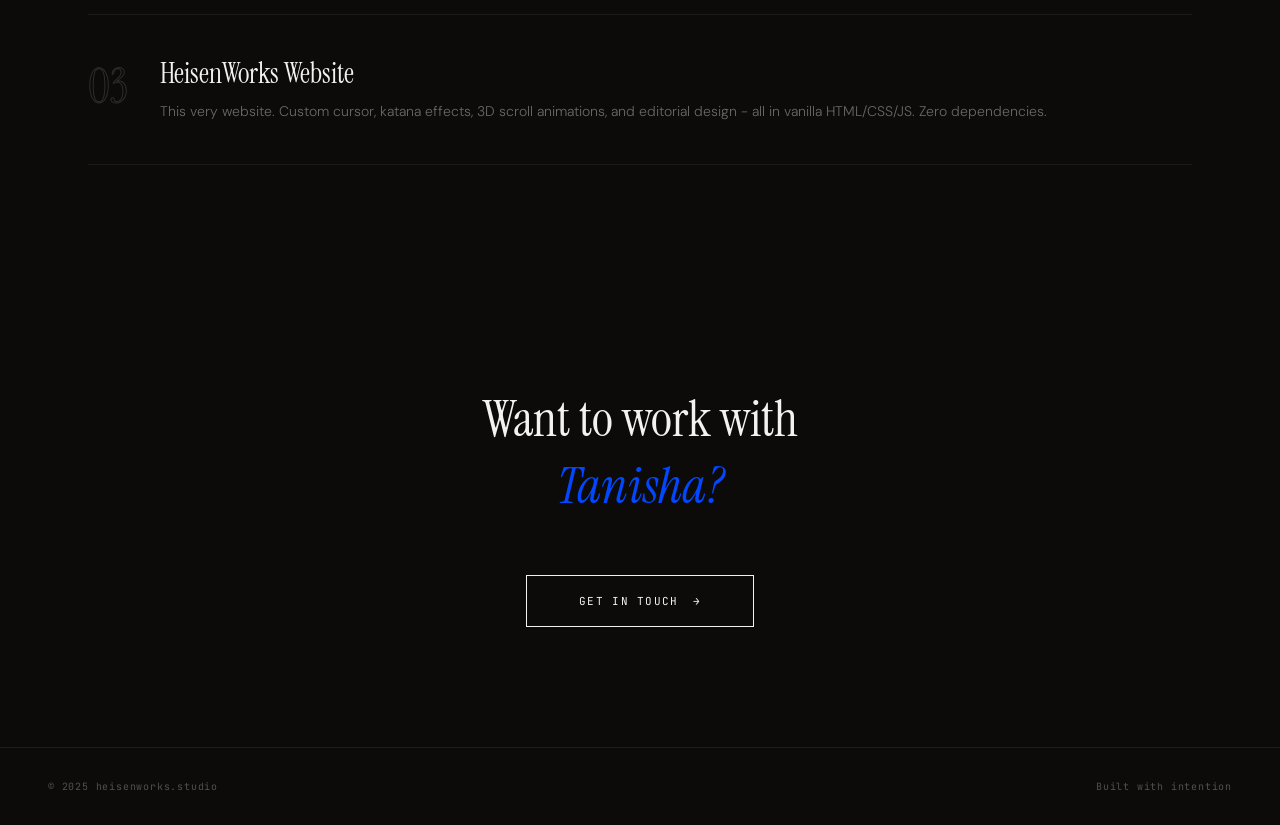
<file: team-tanisha.html>
<!DOCTYPE html><html lang="en"><head><meta charset="UTF-8"><meta name="viewport" content="width=device-width,initial-scale=1.0">
<title>Tanisha &mdash; HeisenWorks Studio</title>
<link href="https://fonts.googleapis.com/css2?family=Instrument+Serif:ital@0;1&family=JetBrains+Mono:wght@300;400;500&family=DM+Sans:ital,wght@0,200;0,300;0,400;1,300&display=swap" rel="stylesheet">
<style>
:root{--paper:#F4F2EE;--ink:#0C0B09;--cobalt:#0047FF;--muted:#9B9890;--border:#E0DDD6;--green:#1DB954}
*,*::before,*::after{margin:0;padding:0;box-sizing:border-box}
html{scroll-behavior:smooth}body{font-family:'DM Sans',sans-serif;color:var(--ink);overflow-x:hidden}
body::after{content:'';position:fixed;inset:0;background-image:url("data:image/svg+xml,%3Csvg viewBox='0 0 256 256' xmlns='http://www.w3.org/2000/svg'%3E%3Cfilter id='n'%3E%3CfeTurbulence type='fractalNoise' baseFrequency='0.9' numOctaves='4' stitchTiles='stitch'/%3E%3C/filter%3E%3Crect width='100%25' height='100%25' filter='url(%23n)'/%3E%3C/svg%3E");opacity:.04;pointer-events:none;z-index:9000;mix-blend-mode:multiply}
::selection{background:var(--cobalt);color:#fff}
.back-nav{position:fixed;top:0;left:0;right:0;z-index:8000;display:flex;align-items:center;justify-content:space-between;padding:20px 48px;backdrop-filter:blur(8px);background:rgba(244,242,238,.6);transition:background .4s}
.back-nav.dark{background:rgba(12,11,9,.8)}
.back-nav.dark .back-link,.back-nav.dark .nav-brand{color:var(--paper)}
.back-link{font-family:'JetBrains Mono',monospace;font-size:10px;letter-spacing:.14em;text-transform:uppercase;color:var(--muted);text-decoration:none;transition:color .3s}
.back-link:hover{color:var(--ink)}
.nav-brand{font-family:'JetBrains Mono',monospace;font-size:14px;font-weight:500;color:var(--ink);text-decoration:none;transition:color .3s}
.nav-brand span{background:var(--cobalt);color:#fff;padding:2px 8px;font-size:11px}
/* HERO - light */
.profile-hero{min-height:100vh;display:flex;align-items:flex-end;padding:120px 48px 80px;position:relative;overflow:hidden;background:var(--paper)}
.profile-hero-content{position:relative;z-index:3;max-width:600px}
.profile-tag{font-family:'JetBrains Mono',monospace;font-size:10px;letter-spacing:.2em;text-transform:uppercase;color:var(--cobalt);display:flex;align-items:center;gap:12px;margin-bottom:24px}
.profile-tag::before{content:'';width:28px;height:1px;background:var(--cobalt)}
.profile-name{font-family:'Instrument Serif',serif;font-size:clamp(48px,6vw,80px);font-weight:400;line-height:1;margin-bottom:16px;letter-spacing:-.02em}
.profile-name em{font-style:italic;color:var(--cobalt)}
.profile-role{font-family:'JetBrains Mono',monospace;font-size:12px;letter-spacing:.12em;text-transform:uppercase;color:var(--muted);margin-bottom:32px}
.profile-bio{font-size:17px;font-weight:300;line-height:1.9;color:rgba(12,11,9,.6);max-width:520px}
/* BB BACKGROUND AVATAR */
.bb-bg{position:fixed;top:0;right:0;width:60vw;height:100vh;z-index:1;pointer-events:none;opacity:.35;transition:opacity .8s,filter .8s}
.bb-bg img{width:100%;height:100%;object-fit:contain;object-position:right bottom;transition:transform 1.2s cubic-bezier(.16,1,.3,1),filter 1s}
.bb-bg.phase1{opacity:.5}
.bb-bg.phase1 img{filter:grayscale(60%) contrast(1.3);transform:scale(1.05) translateY(-10px)}
.bb-bg.phase2{opacity:.6}
.bb-bg.phase2 img{filter:grayscale(30%) contrast(1.4) brightness(0.8);transform:scale(1.12) translateY(-25px) rotate(2deg)}
.bb-bg.phase3{opacity:.25}
.bb-bg.phase3 img{filter:grayscale(80%) contrast(1.6) brightness(0.4);transform:scale(1.18) translateY(-40px) rotate(3deg)}
.hero-overlay{position:absolute;inset:0;background:linear-gradient(90deg,var(--paper) 30%,rgba(244,242,238,.7) 50%,transparent 75%);z-index:2;transition:background 1s}
.hero-overlay.dark{background:linear-gradient(90deg,var(--ink) 30%,rgba(12,11,9,.85) 50%,rgba(12,11,9,.4) 75%)}
/* TRANSITION ZONE */
.transition-zone{height:200px;background:linear-gradient(to bottom,var(--paper),var(--ink));position:relative;z-index:1}
/* DARK SECTIONS */
.dark-area{background:var(--ink);color:var(--paper);position:relative;z-index:1}
.section{padding:100px 48px;max-width:1200px;margin:0 auto}
.section-label{font-family:'JetBrains Mono',monospace;font-size:10px;letter-spacing:.2em;text-transform:uppercase;color:var(--cobalt);display:flex;align-items:center;gap:12px;margin-bottom:48px}
.section-label::before{content:'';width:28px;height:1px;background:var(--cobalt)}
.dark-area .section-label{color:rgba(244,242,238,.3)}
.dark-area .section-label::before{background:rgba(244,242,238,.3)}
/* SKILLS */
.skills-list{display:flex;flex-wrap:wrap;gap:12px}
.skill-pill{font-family:'JetBrains Mono',monospace;font-size:11px;letter-spacing:.08em;padding:10px 20px;border:1px solid rgba(244,242,238,.15);border-radius:100px;color:rgba(244,242,238,.6);transition:all .3s}
.skill-pill:hover{background:var(--cobalt);color:#fff;border-color:var(--cobalt);transform:translateY(-2px)}
/* DETAILS GRID */
.details-grid{display:grid;grid-template-columns:1fr 1fr;gap:32px}
.detail-card{padding:32px;border:1px solid rgba(244,242,238,.08);transition:border-color .3s}
.detail-card:hover{border-color:var(--cobalt)}
.detail-card h3{font-family:'Instrument Serif',serif;font-size:24px;font-weight:400;margin-bottom:12px}
.detail-card p{font-size:14px;font-weight:300;color:rgba(244,242,238,.45);line-height:1.8}
/* STATS */
.stats-row{display:grid;grid-template-columns:repeat(4,1fr);gap:2px;margin-bottom:80px}
.stat-box{padding:32px 24px;border:1px solid rgba(244,242,238,.08);text-align:center}
.stat-box .stat-n{font-family:'Instrument Serif',serif;font-size:48px;font-weight:400;display:block;margin-bottom:6px;color:var(--cobalt)}
.stat-box .stat-l{font-family:'JetBrains Mono',monospace;font-size:9px;letter-spacing:.12em;text-transform:uppercase;color:rgba(244,242,238,.35)}
/* QUOTE */
.profile-quote{font-family:'Instrument Serif',serif;font-size:clamp(28px,3vw,42px);line-height:1.3;font-weight:400;font-style:italic;max-width:700px;padding-left:32px;border-left:3px solid var(--cobalt);color:var(--paper)}
/* PROJECTS */
.project-item{padding:40px 0;border-bottom:1px solid rgba(244,242,238,.07);display:grid;grid-template-columns:auto 1fr;gap:32px;align-items:start}
.project-item:first-child{border-top:1px solid rgba(244,242,238,.07)}
.proj-num{font-family:'Instrument Serif',serif;font-size:48px;color:transparent;-webkit-text-stroke:1px rgba(244,242,238,.15)}
.proj-title{font-family:'Instrument Serif',serif;font-size:28px;font-weight:400;margin-bottom:8px}
.proj-desc{font-size:14px;font-weight:300;color:rgba(244,242,238,.4);line-height:1.7}
/* CTA */
.profile-cta{padding:120px 48px;text-align:center}
.cta-title{font-family:'Instrument Serif',serif;font-size:clamp(36px,4vw,56px);font-weight:400;margin-bottom:24px;color:var(--paper)}
.cta-title em{font-style:italic;color:var(--cobalt)}
.cta-btn{display:inline-flex;align-items:center;gap:14px;padding:18px 52px;border:1.5px solid var(--paper);font-family:'JetBrains Mono',monospace;font-size:11px;letter-spacing:.12em;text-transform:uppercase;color:var(--paper);text-decoration:none;position:relative;overflow:hidden;transition:color .35s;margin-top:32px}
.cta-btn::before{content:'';position:absolute;inset:0;background:var(--paper);transform:translateY(102%);transition:transform .4s cubic-bezier(.16,1,.3,1)}
.cta-btn:hover::before{transform:translateY(0)}.cta-btn:hover{color:var(--ink)}
.cta-btn span{position:relative;z-index:1}
footer{padding:32px 48px;border-top:1px solid rgba(244,242,238,.08);display:flex;justify-content:space-between;align-items:center;background:var(--ink)}
footer span{font-family:'JetBrains Mono',monospace;font-size:10px;letter-spacing:.08em;color:rgba(244,242,238,.3)}
.rev{opacity:0;transform:translateY(40px);transition:opacity .8s cubic-bezier(.16,1,.3,1),transform .8s cubic-bezier(.16,1,.3,1)}
.rev.in{opacity:1;transform:translateY(0)}.rev-d1{transition-delay:.1s}.rev-d2{transition-delay:.2s}.rev-d3{transition-delay:.3s}.rev-d4{transition-delay:.4s}
@media(max-width:768px){
.profile-hero{padding:100px 24px 60px;min-height:auto}
.section,.profile-cta{padding:60px 24px}
.details-grid{grid-template-columns:1fr}.stats-row{grid-template-columns:1fr 1fr}
.bb-bg{width:100vw;opacity:.15}
.hero-overlay{background:linear-gradient(180deg,var(--paper) 40%,rgba(244,242,238,.5) 70%,transparent)!important}
footer{padding:24px;flex-direction:column;gap:12px}
.project-item{grid-template-columns:1fr}
}
</style></head><body>
<div class="bb-bg" id="bbBg"><img src="avatar-tanisha.png" alt=""></div>
<nav class="back-nav" id="topNav">
  <a href="index.html#team" class="back-link">&larr; Back to Team</a>
  <a href="index.html" class="nav-brand">heisenworks<span>.studio</span></a>
</nav>
<div class="profile-hero" id="heroSection">
  <div class="hero-overlay" id="heroOverlay"></div>
  <div class="profile-hero-content">
    <div class="profile-tag rev">Team Member</div>
    <h1 class="profile-name rev rev-d1"><em>Tanisha</em></h1>
    <div class="profile-role rev rev-d2">Frontend Developer</div>
    <p class="profile-bio rev rev-d3">Pixel-perfect and performance-obsessed. Tanisha turns designs into living, breathing interfaces with code that is as clean as it is fast. She bridges the gap between design and engineering, ensuring every hover state, animation, and responsive breakpoint is flawless.</p>
  </div>
</div>
<div class="transition-zone"></div>
<div class="dark-area">
  <div class="section">
    <div class="stats-row rev">
      <div class="stat-box"><span class="stat-n">3+</span><span class="stat-l">Years Exp</span></div>
      <div class="stat-box"><span class="stat-n">25+</span><span class="stat-l">Frontends Built</span></div>
      <div class="stat-box"><span class="stat-n">60fps</span><span class="stat-l">Animation Target</span></div>
      <div class="stat-box"><span class="stat-n">100%</span><span class="stat-l">Pixel Accuracy</span></div>
    </div>
    <div class="section-label rev">Expertise</div>
    <div class="skills-list rev rev-d1"><span class="skill-pill">React</span><span class="skill-pill">Next.js</span><span class="skill-pill">TypeScript</span><span class="skill-pill">Tailwind CSS</span><span class="skill-pill">Framer Motion</span><span class="skill-pill">GSAP</span><span class="skill-pill">Responsive Design</span><span class="skill-pill">Web Animations</span><span class="skill-pill">Figma to Code</span></div>
  </div>
  <div class="section">
    <div class="section-label rev">About</div>
    <div class="details-grid"><div class="detail-card rev"><h3>Background</h3><p>Started with HTML and CSS, fell in love with making things move. Deep expertise in React ecosystem and animation libraries. Known for translating complex Figma designs into pixel-perfect, performant code that works flawlessly across every device and browser.</p></div><div class="detail-card rev rev-d1"><h3>Approach</h3><p>Component-first architecture with obsessive attention to performance. Every animation runs at 60fps, every layout is fluid, and every interaction feels intentional. Builds design systems that scale and components that other developers actually enjoy using.</p></div><div class="detail-card rev rev-d2"><h3>Specialization</h3><p>React and Next.js applications with complex animations, responsive layouts, and design system implementation. Expert in Framer Motion, GSAP, and CSS animations. Converts Figma designs to production code with surgical accuracy.</p></div><div class="detail-card rev rev-d3"><h3>Impact</h3><p>Built the entire Aurora Platform frontend serving 100K+ users. Created the Quantum Dashboard interface that made 50M+ data points intuitive. Developed the HeisenWorks design system used across all studio projects.</p></div></div>
  </div>
  <div class="section">
    <div class="section-label rev">Philosophy</div>
    <blockquote class="profile-quote rev rev-d1">The best frontend is invisible. Users should feel the experience, not see the code behind it.</blockquote>
  </div>
  <div class="section">
    <div class="section-label rev">Key Projects</div>
    <div class="project-item rev"><div class="proj-num">01</div><div><div class="proj-title">Aurora Platform Frontend</div><div class="proj-desc">Full React frontend with AR product previews, animated checkout flow, and responsive design. Sub-2s load times globally, 100K+ active users.</div></div></div><div class="project-item rev rev-d1"><div class="proj-num">02</div><div><div class="proj-title">Quantum Dashboard UI</div><div class="proj-desc">Complex data visualization interface with Three.js integration. Real-time updates, drag-and-drop widgets, and dark mode. 89% faster decision-making.</div></div></div><div class="project-item rev rev-d2"><div class="proj-num">03</div><div><div class="proj-title">HeisenWorks Website</div><div class="proj-desc">This very website. Custom cursor, katana effects, 3D scroll animations, and editorial design - all in vanilla HTML/CSS/JS. Zero dependencies.</div></div></div>
  </div>
  <div class="profile-cta rev">
    <h2 class="cta-title">Want to work with<br><em>Tanisha?</em></h2>
    <a href="mailto:heisenworks1@gmail.com" class="cta-btn"><span>Get in touch</span><span>&rarr;</span></a>
  </div>
</div>
<footer><span>&copy; 2025 heisenworks.studio</span><span>Built with intention</span></footer>
<script>
const obs=new IntersectionObserver(e=>{e.forEach(el=>{if(el.isIntersecting)el.target.classList.add('in')})},{threshold:.1,rootMargin:'0px 0px -30px 0px'});
document.querySelectorAll('.rev').forEach(el=>obs.observe(el));
const bb=document.getElementById('bbBg'),nav=document.getElementById('topNav'),ov=document.getElementById('heroOverlay'),hero=document.getElementById('heroSection');
window.addEventListener('scroll',()=>{const p=window.scrollY/window.innerHeight;
bb.classList.remove('phase1','phase2','phase3');
if(p>.8){bb.classList.add('phase3');nav.classList.add('dark');ov.classList.add('dark');hero.style.background='var(--ink)';}
else if(p>.4){bb.classList.add('phase2');nav.classList.add('dark');ov.classList.add('dark');hero.style.background='var(--ink)';}
else if(p>.15){bb.classList.add('phase1');nav.classList.remove('dark');ov.classList.remove('dark');hero.style.background='';}
else{nav.classList.remove('dark');ov.classList.remove('dark');hero.style.background='';}
},{passive:true});
</script></body></html>
</file>
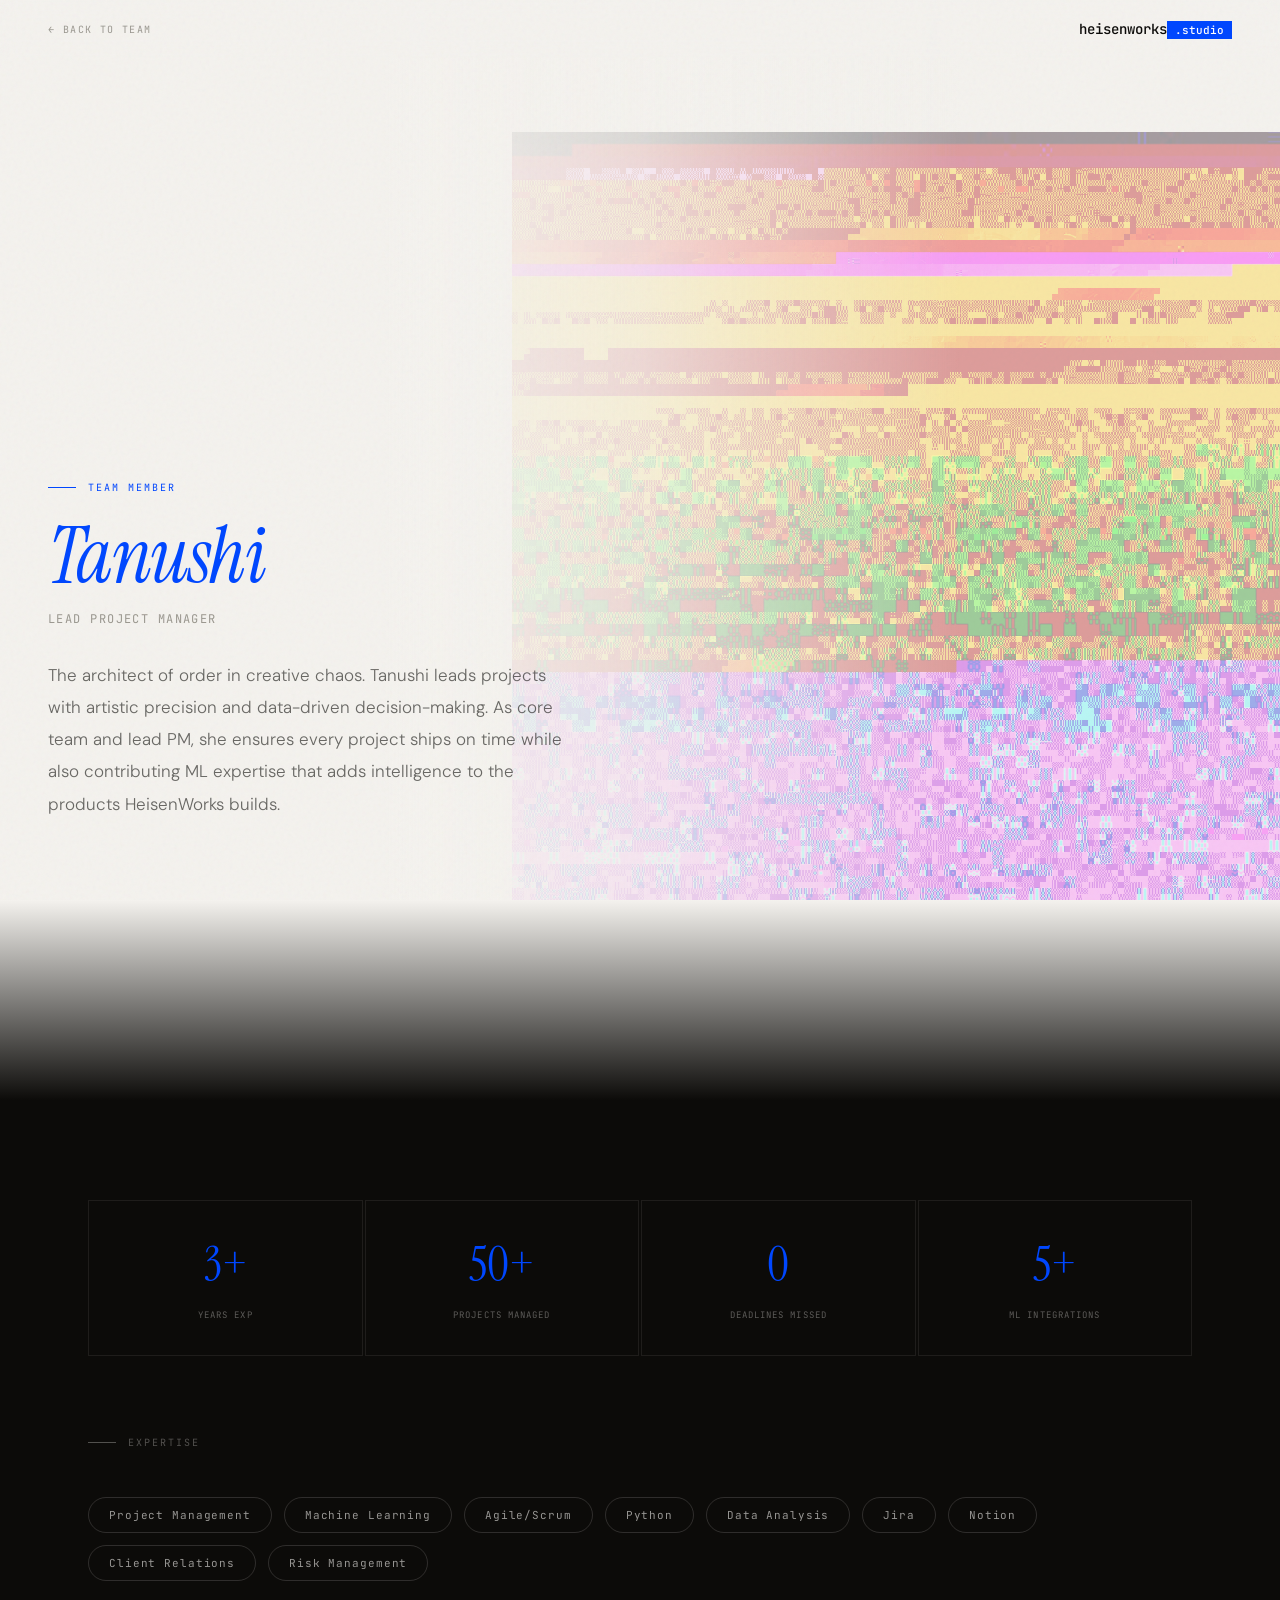
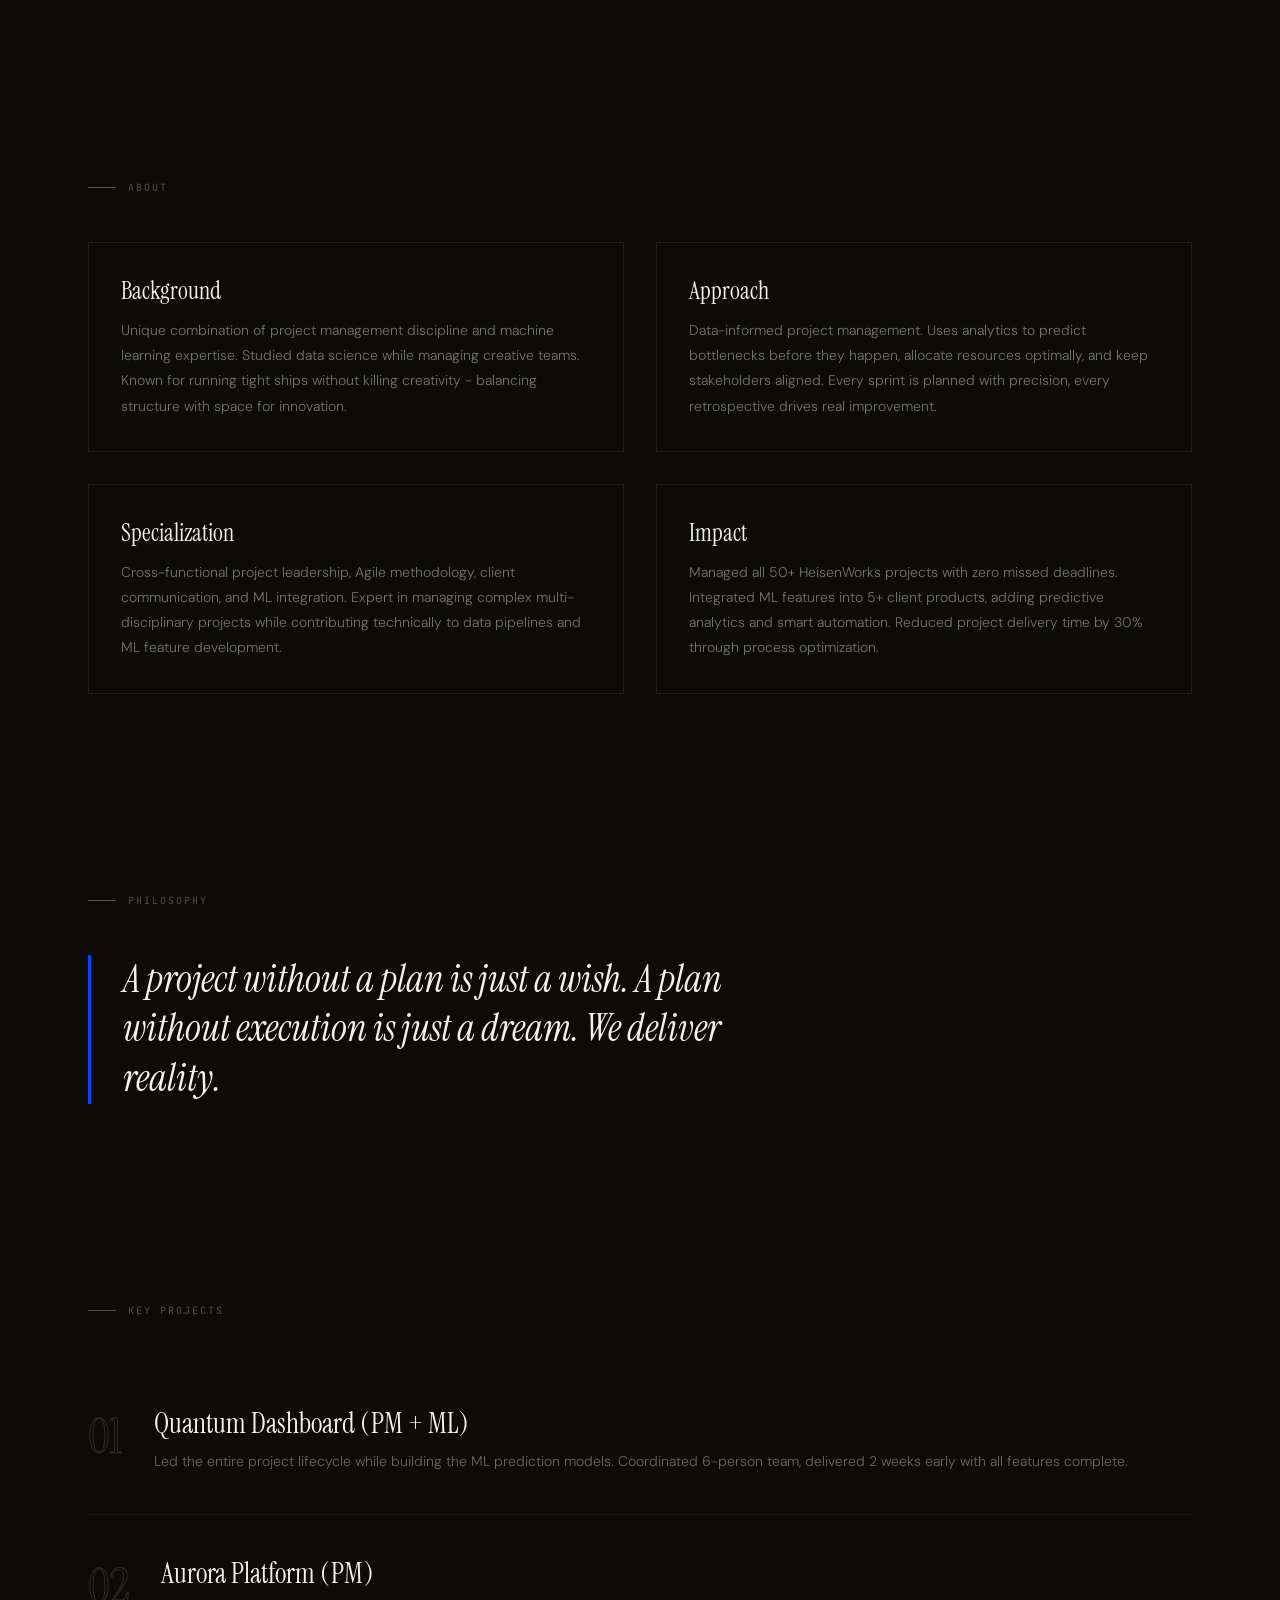
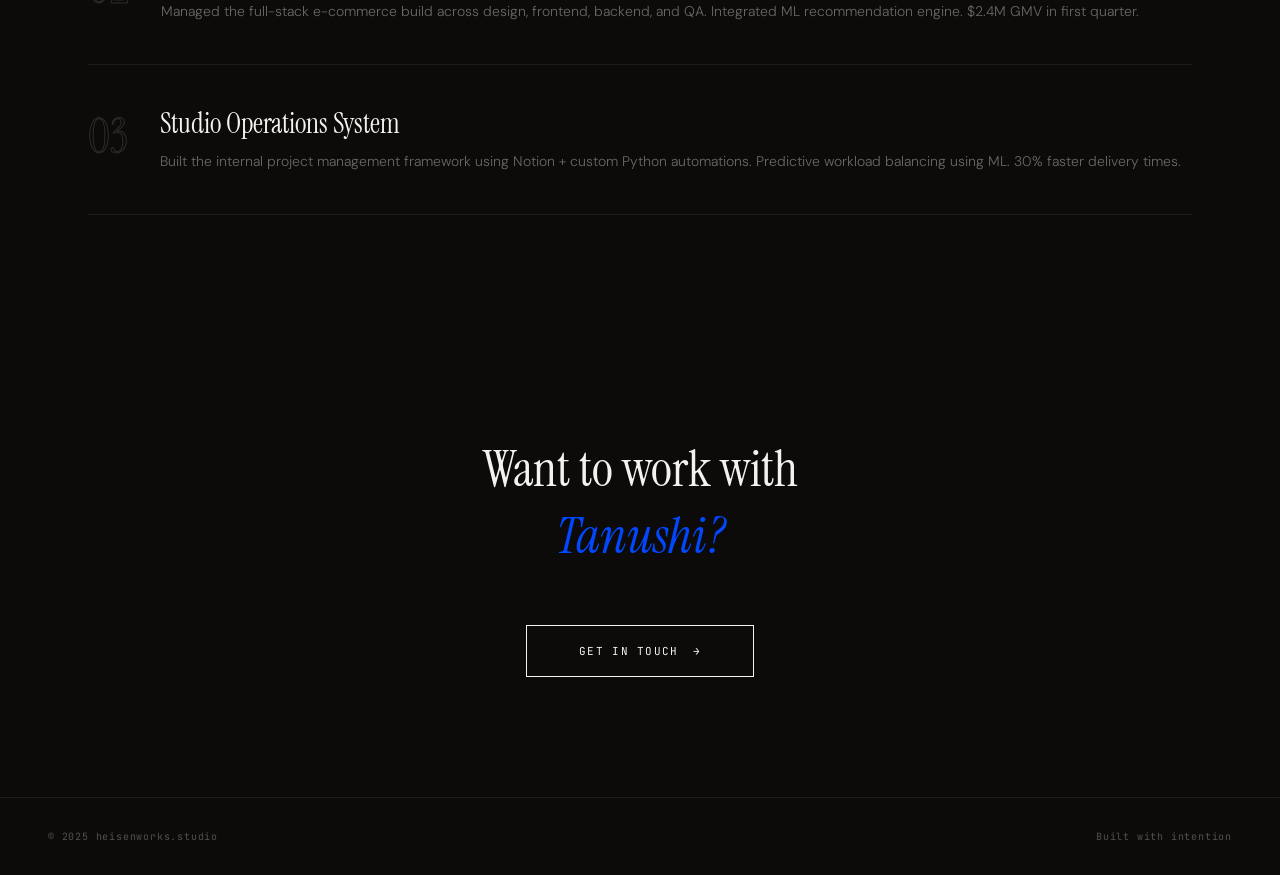
<file: team-tanushi.html>
<!DOCTYPE html><html lang="en"><head><meta charset="UTF-8"><meta name="viewport" content="width=device-width,initial-scale=1.0">
<title>Tanushi &mdash; HeisenWorks Studio</title>
<link href="https://fonts.googleapis.com/css2?family=Instrument+Serif:ital@0;1&family=JetBrains+Mono:wght@300;400;500&family=DM+Sans:ital,wght@0,200;0,300;0,400;1,300&display=swap" rel="stylesheet">
<style>
:root{--paper:#F4F2EE;--ink:#0C0B09;--cobalt:#0047FF;--muted:#9B9890;--border:#E0DDD6;--green:#1DB954}
*,*::before,*::after{margin:0;padding:0;box-sizing:border-box}
html{scroll-behavior:smooth}body{font-family:'DM Sans',sans-serif;color:var(--ink);overflow-x:hidden}
body::after{content:'';position:fixed;inset:0;background-image:url("data:image/svg+xml,%3Csvg viewBox='0 0 256 256' xmlns='http://www.w3.org/2000/svg'%3E%3Cfilter id='n'%3E%3CfeTurbulence type='fractalNoise' baseFrequency='0.9' numOctaves='4' stitchTiles='stitch'/%3E%3C/filter%3E%3Crect width='100%25' height='100%25' filter='url(%23n)'/%3E%3C/svg%3E");opacity:.04;pointer-events:none;z-index:9000;mix-blend-mode:multiply}
::selection{background:var(--cobalt);color:#fff}
.back-nav{position:fixed;top:0;left:0;right:0;z-index:8000;display:flex;align-items:center;justify-content:space-between;padding:20px 48px;backdrop-filter:blur(8px);background:rgba(244,242,238,.6);transition:background .4s}
.back-nav.dark{background:rgba(12,11,9,.8)}
.back-nav.dark .back-link,.back-nav.dark .nav-brand{color:var(--paper)}
.back-link{font-family:'JetBrains Mono',monospace;font-size:10px;letter-spacing:.14em;text-transform:uppercase;color:var(--muted);text-decoration:none;transition:color .3s}
.back-link:hover{color:var(--ink)}
.nav-brand{font-family:'JetBrains Mono',monospace;font-size:14px;font-weight:500;color:var(--ink);text-decoration:none;transition:color .3s}
.nav-brand span{background:var(--cobalt);color:#fff;padding:2px 8px;font-size:11px}
/* HERO - light */
.profile-hero{min-height:100vh;display:flex;align-items:flex-end;padding:120px 48px 80px;position:relative;overflow:hidden;background:var(--paper)}
.profile-hero-content{position:relative;z-index:3;max-width:600px}
.profile-tag{font-family:'JetBrains Mono',monospace;font-size:10px;letter-spacing:.2em;text-transform:uppercase;color:var(--cobalt);display:flex;align-items:center;gap:12px;margin-bottom:24px}
.profile-tag::before{content:'';width:28px;height:1px;background:var(--cobalt)}
.profile-name{font-family:'Instrument Serif',serif;font-size:clamp(48px,6vw,80px);font-weight:400;line-height:1;margin-bottom:16px;letter-spacing:-.02em}
.profile-name em{font-style:italic;color:var(--cobalt)}
.profile-role{font-family:'JetBrains Mono',monospace;font-size:12px;letter-spacing:.12em;text-transform:uppercase;color:var(--muted);margin-bottom:32px}
.profile-bio{font-size:17px;font-weight:300;line-height:1.9;color:rgba(12,11,9,.6);max-width:520px}
/* BB BACKGROUND AVATAR */
.bb-bg{position:fixed;top:0;right:0;width:60vw;height:100vh;z-index:1;pointer-events:none;opacity:.35;transition:opacity .8s,filter .8s}
.bb-bg img{width:100%;height:100%;object-fit:contain;object-position:right bottom;transition:transform 1.2s cubic-bezier(.16,1,.3,1),filter 1s}
.bb-bg.phase1{opacity:.5}
.bb-bg.phase1 img{filter:grayscale(60%) contrast(1.3);transform:scale(1.05) translateY(-10px)}
.bb-bg.phase2{opacity:.6}
.bb-bg.phase2 img{filter:grayscale(30%) contrast(1.4) brightness(0.8);transform:scale(1.12) translateY(-25px) rotate(2deg)}
.bb-bg.phase3{opacity:.25}
.bb-bg.phase3 img{filter:grayscale(80%) contrast(1.6) brightness(0.4);transform:scale(1.18) translateY(-40px) rotate(3deg)}
.hero-overlay{position:absolute;inset:0;background:linear-gradient(90deg,var(--paper) 30%,rgba(244,242,238,.7) 50%,transparent 75%);z-index:2;transition:background 1s}
.hero-overlay.dark{background:linear-gradient(90deg,var(--ink) 30%,rgba(12,11,9,.85) 50%,rgba(12,11,9,.4) 75%)}
/* TRANSITION ZONE */
.transition-zone{height:200px;background:linear-gradient(to bottom,var(--paper),var(--ink));position:relative;z-index:1}
/* DARK SECTIONS */
.dark-area{background:var(--ink);color:var(--paper);position:relative;z-index:1}
.section{padding:100px 48px;max-width:1200px;margin:0 auto}
.section-label{font-family:'JetBrains Mono',monospace;font-size:10px;letter-spacing:.2em;text-transform:uppercase;color:var(--cobalt);display:flex;align-items:center;gap:12px;margin-bottom:48px}
.section-label::before{content:'';width:28px;height:1px;background:var(--cobalt)}
.dark-area .section-label{color:rgba(244,242,238,.3)}
.dark-area .section-label::before{background:rgba(244,242,238,.3)}
/* SKILLS */
.skills-list{display:flex;flex-wrap:wrap;gap:12px}
.skill-pill{font-family:'JetBrains Mono',monospace;font-size:11px;letter-spacing:.08em;padding:10px 20px;border:1px solid rgba(244,242,238,.15);border-radius:100px;color:rgba(244,242,238,.6);transition:all .3s}
.skill-pill:hover{background:var(--cobalt);color:#fff;border-color:var(--cobalt);transform:translateY(-2px)}
/* DETAILS GRID */
.details-grid{display:grid;grid-template-columns:1fr 1fr;gap:32px}
.detail-card{padding:32px;border:1px solid rgba(244,242,238,.08);transition:border-color .3s}
.detail-card:hover{border-color:var(--cobalt)}
.detail-card h3{font-family:'Instrument Serif',serif;font-size:24px;font-weight:400;margin-bottom:12px}
.detail-card p{font-size:14px;font-weight:300;color:rgba(244,242,238,.45);line-height:1.8}
/* STATS */
.stats-row{display:grid;grid-template-columns:repeat(4,1fr);gap:2px;margin-bottom:80px}
.stat-box{padding:32px 24px;border:1px solid rgba(244,242,238,.08);text-align:center}
.stat-box .stat-n{font-family:'Instrument Serif',serif;font-size:48px;font-weight:400;display:block;margin-bottom:6px;color:var(--cobalt)}
.stat-box .stat-l{font-family:'JetBrains Mono',monospace;font-size:9px;letter-spacing:.12em;text-transform:uppercase;color:rgba(244,242,238,.35)}
/* QUOTE */
.profile-quote{font-family:'Instrument Serif',serif;font-size:clamp(28px,3vw,42px);line-height:1.3;font-weight:400;font-style:italic;max-width:700px;padding-left:32px;border-left:3px solid var(--cobalt);color:var(--paper)}
/* PROJECTS */
.project-item{padding:40px 0;border-bottom:1px solid rgba(244,242,238,.07);display:grid;grid-template-columns:auto 1fr;gap:32px;align-items:start}
.project-item:first-child{border-top:1px solid rgba(244,242,238,.07)}
.proj-num{font-family:'Instrument Serif',serif;font-size:48px;color:transparent;-webkit-text-stroke:1px rgba(244,242,238,.15)}
.proj-title{font-family:'Instrument Serif',serif;font-size:28px;font-weight:400;margin-bottom:8px}
.proj-desc{font-size:14px;font-weight:300;color:rgba(244,242,238,.4);line-height:1.7}
/* CTA */
.profile-cta{padding:120px 48px;text-align:center}
.cta-title{font-family:'Instrument Serif',serif;font-size:clamp(36px,4vw,56px);font-weight:400;margin-bottom:24px;color:var(--paper)}
.cta-title em{font-style:italic;color:var(--cobalt)}
.cta-btn{display:inline-flex;align-items:center;gap:14px;padding:18px 52px;border:1.5px solid var(--paper);font-family:'JetBrains Mono',monospace;font-size:11px;letter-spacing:.12em;text-transform:uppercase;color:var(--paper);text-decoration:none;position:relative;overflow:hidden;transition:color .35s;margin-top:32px}
.cta-btn::before{content:'';position:absolute;inset:0;background:var(--paper);transform:translateY(102%);transition:transform .4s cubic-bezier(.16,1,.3,1)}
.cta-btn:hover::before{transform:translateY(0)}.cta-btn:hover{color:var(--ink)}
.cta-btn span{position:relative;z-index:1}
footer{padding:32px 48px;border-top:1px solid rgba(244,242,238,.08);display:flex;justify-content:space-between;align-items:center;background:var(--ink)}
footer span{font-family:'JetBrains Mono',monospace;font-size:10px;letter-spacing:.08em;color:rgba(244,242,238,.3)}
.rev{opacity:0;transform:translateY(40px);transition:opacity .8s cubic-bezier(.16,1,.3,1),transform .8s cubic-bezier(.16,1,.3,1)}
.rev.in{opacity:1;transform:translateY(0)}.rev-d1{transition-delay:.1s}.rev-d2{transition-delay:.2s}.rev-d3{transition-delay:.3s}.rev-d4{transition-delay:.4s}
@media(max-width:768px){
.profile-hero{padding:100px 24px 60px;min-height:auto}
.section,.profile-cta{padding:60px 24px}
.details-grid{grid-template-columns:1fr}.stats-row{grid-template-columns:1fr 1fr}
.bb-bg{width:100vw;opacity:.15}
.hero-overlay{background:linear-gradient(180deg,var(--paper) 40%,rgba(244,242,238,.5) 70%,transparent)!important}
footer{padding:24px;flex-direction:column;gap:12px}
.project-item{grid-template-columns:1fr}
}
</style></head><body>
<div class="bb-bg" id="bbBg"><img src="avatar-tanushi.png" alt=""></div>
<nav class="back-nav" id="topNav">
  <a href="index.html#team" class="back-link">&larr; Back to Team</a>
  <a href="index.html" class="nav-brand">heisenworks<span>.studio</span></a>
</nav>
<div class="profile-hero" id="heroSection">
  <div class="hero-overlay" id="heroOverlay"></div>
  <div class="profile-hero-content">
    <div class="profile-tag rev">Team Member</div>
    <h1 class="profile-name rev rev-d1"><em>Tanushi</em></h1>
    <div class="profile-role rev rev-d2">Lead Project Manager</div>
    <p class="profile-bio rev rev-d3">The architect of order in creative chaos. Tanushi leads projects with artistic precision and data-driven decision-making. As core team and lead PM, she ensures every project ships on time while also contributing ML expertise that adds intelligence to the products HeisenWorks builds.</p>
  </div>
</div>
<div class="transition-zone"></div>
<div class="dark-area">
  <div class="section">
    <div class="stats-row rev">
      <div class="stat-box"><span class="stat-n">3+</span><span class="stat-l">Years Exp</span></div>
      <div class="stat-box"><span class="stat-n">50+</span><span class="stat-l">Projects Managed</span></div>
      <div class="stat-box"><span class="stat-n">0</span><span class="stat-l">Deadlines Missed</span></div>
      <div class="stat-box"><span class="stat-n">5+</span><span class="stat-l">ML Integrations</span></div>
    </div>
    <div class="section-label rev">Expertise</div>
    <div class="skills-list rev rev-d1"><span class="skill-pill">Project Management</span><span class="skill-pill">Machine Learning</span><span class="skill-pill">Agile/Scrum</span><span class="skill-pill">Python</span><span class="skill-pill">Data Analysis</span><span class="skill-pill">Jira</span><span class="skill-pill">Notion</span><span class="skill-pill">Client Relations</span><span class="skill-pill">Risk Management</span></div>
  </div>
  <div class="section">
    <div class="section-label rev">About</div>
    <div class="details-grid"><div class="detail-card rev"><h3>Background</h3><p>Unique combination of project management discipline and machine learning expertise. Studied data science while managing creative teams. Known for running tight ships without killing creativity - balancing structure with space for innovation.</p></div><div class="detail-card rev rev-d1"><h3>Approach</h3><p>Data-informed project management. Uses analytics to predict bottlenecks before they happen, allocate resources optimally, and keep stakeholders aligned. Every sprint is planned with precision, every retrospective drives real improvement.</p></div><div class="detail-card rev rev-d2"><h3>Specialization</h3><p>Cross-functional project leadership, Agile methodology, client communication, and ML integration. Expert in managing complex multi-disciplinary projects while contributing technically to data pipelines and ML feature development.</p></div><div class="detail-card rev rev-d3"><h3>Impact</h3><p>Managed all 50+ HeisenWorks projects with zero missed deadlines. Integrated ML features into 5+ client products, adding predictive analytics and smart automation. Reduced project delivery time by 30% through process optimization.</p></div></div>
  </div>
  <div class="section">
    <div class="section-label rev">Philosophy</div>
    <blockquote class="profile-quote rev rev-d1">A project without a plan is just a wish. A plan without execution is just a dream. We deliver reality.</blockquote>
  </div>
  <div class="section">
    <div class="section-label rev">Key Projects</div>
    <div class="project-item rev"><div class="proj-num">01</div><div><div class="proj-title">Quantum Dashboard (PM + ML)</div><div class="proj-desc">Led the entire project lifecycle while building the ML prediction models. Coordinated 6-person team, delivered 2 weeks early with all features complete.</div></div></div><div class="project-item rev rev-d1"><div class="proj-num">02</div><div><div class="proj-title">Aurora Platform (PM)</div><div class="proj-desc">Managed the full-stack e-commerce build across design, frontend, backend, and QA. Integrated ML recommendation engine. $2.4M GMV in first quarter.</div></div></div><div class="project-item rev rev-d2"><div class="proj-num">03</div><div><div class="proj-title">Studio Operations System</div><div class="proj-desc">Built the internal project management framework using Notion + custom Python automations. Predictive workload balancing using ML. 30% faster delivery times.</div></div></div>
  </div>
  <div class="profile-cta rev">
    <h2 class="cta-title">Want to work with<br><em>Tanushi?</em></h2>
    <a href="mailto:heisenworks1@gmail.com" class="cta-btn"><span>Get in touch</span><span>&rarr;</span></a>
  </div>
</div>
<footer><span>&copy; 2025 heisenworks.studio</span><span>Built with intention</span></footer>
<script>
const obs=new IntersectionObserver(e=>{e.forEach(el=>{if(el.isIntersecting)el.target.classList.add('in')})},{threshold:.1,rootMargin:'0px 0px -30px 0px'});
document.querySelectorAll('.rev').forEach(el=>obs.observe(el));
const bb=document.getElementById('bbBg'),nav=document.getElementById('topNav'),ov=document.getElementById('heroOverlay'),hero=document.getElementById('heroSection');
window.addEventListener('scroll',()=>{const p=window.scrollY/window.innerHeight;
bb.classList.remove('phase1','phase2','phase3');
if(p>.8){bb.classList.add('phase3');nav.classList.add('dark');ov.classList.add('dark');hero.style.background='var(--ink)';}
else if(p>.4){bb.classList.add('phase2');nav.classList.add('dark');ov.classList.add('dark');hero.style.background='var(--ink)';}
else if(p>.15){bb.classList.add('phase1');nav.classList.remove('dark');ov.classList.remove('dark');hero.style.background='';}
else{nav.classList.remove('dark');ov.classList.remove('dark');hero.style.background='';}
},{passive:true});
</script></body></html>
</file>
